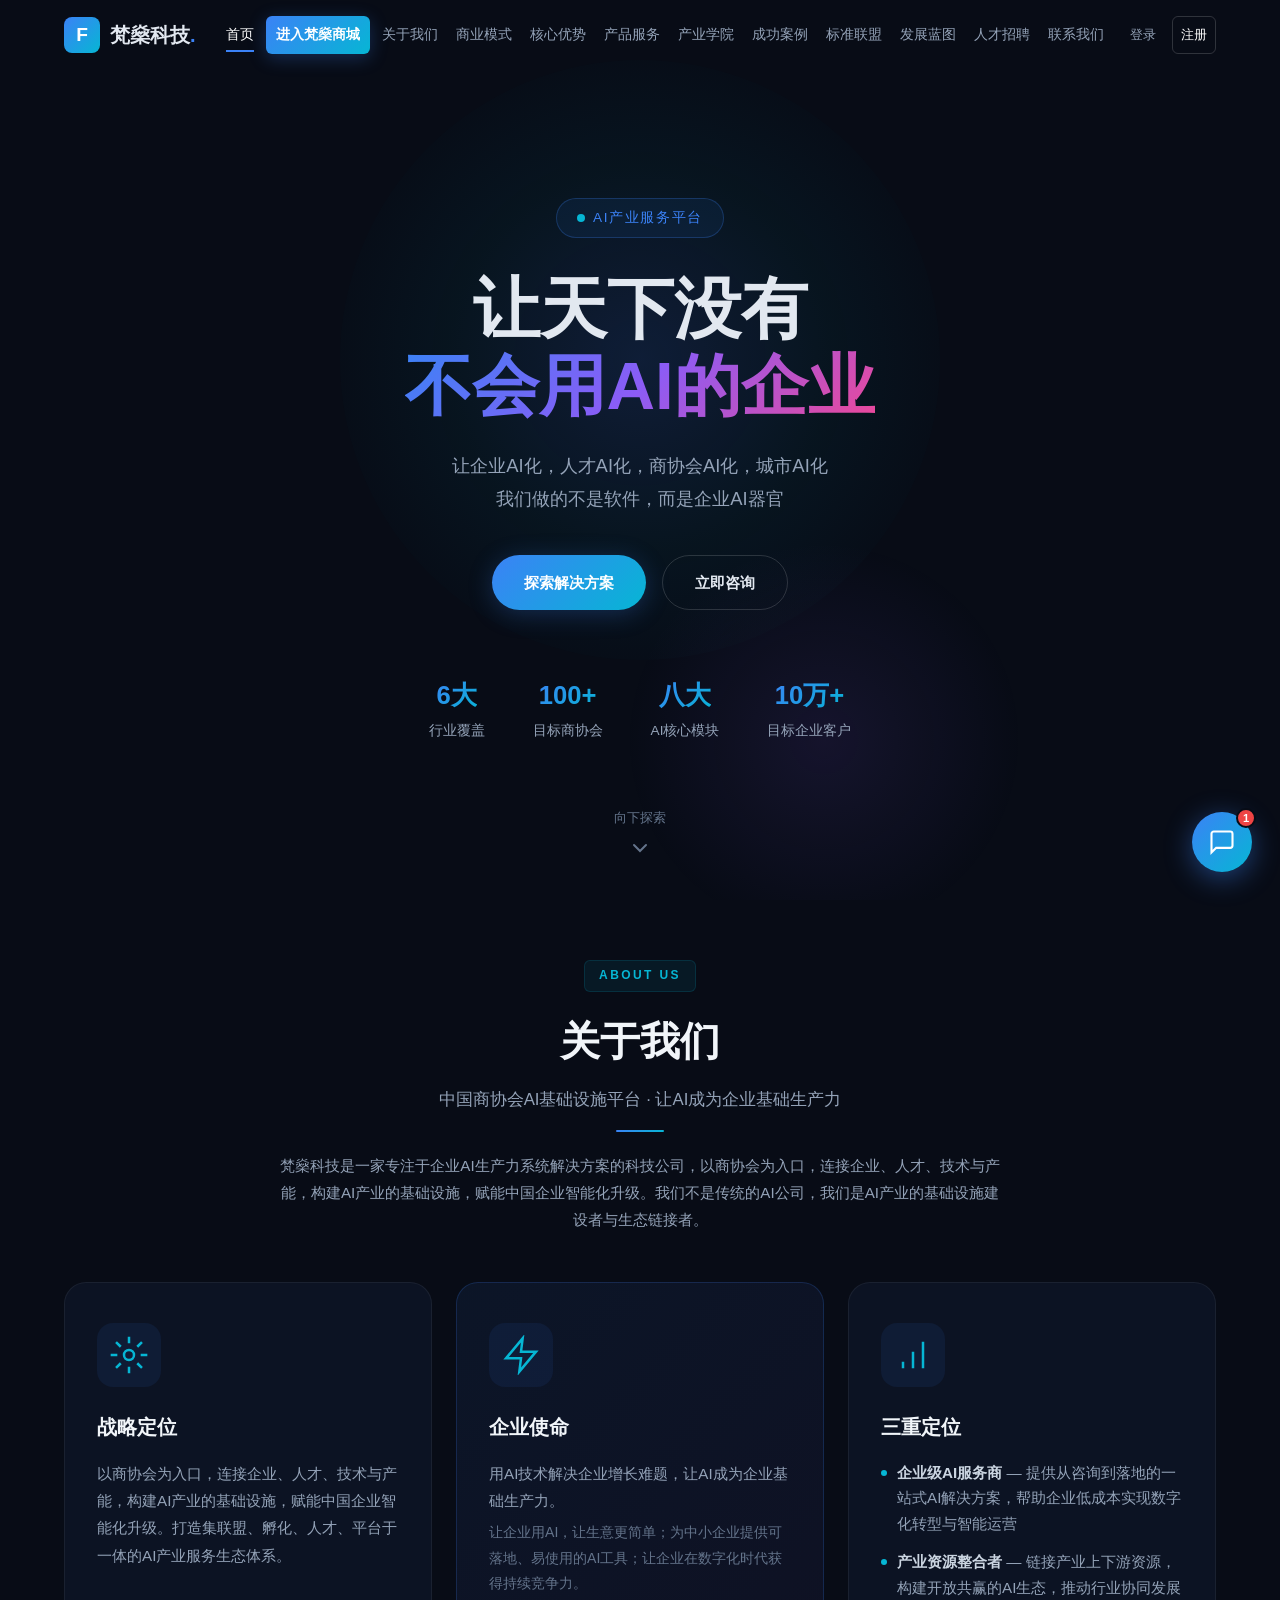
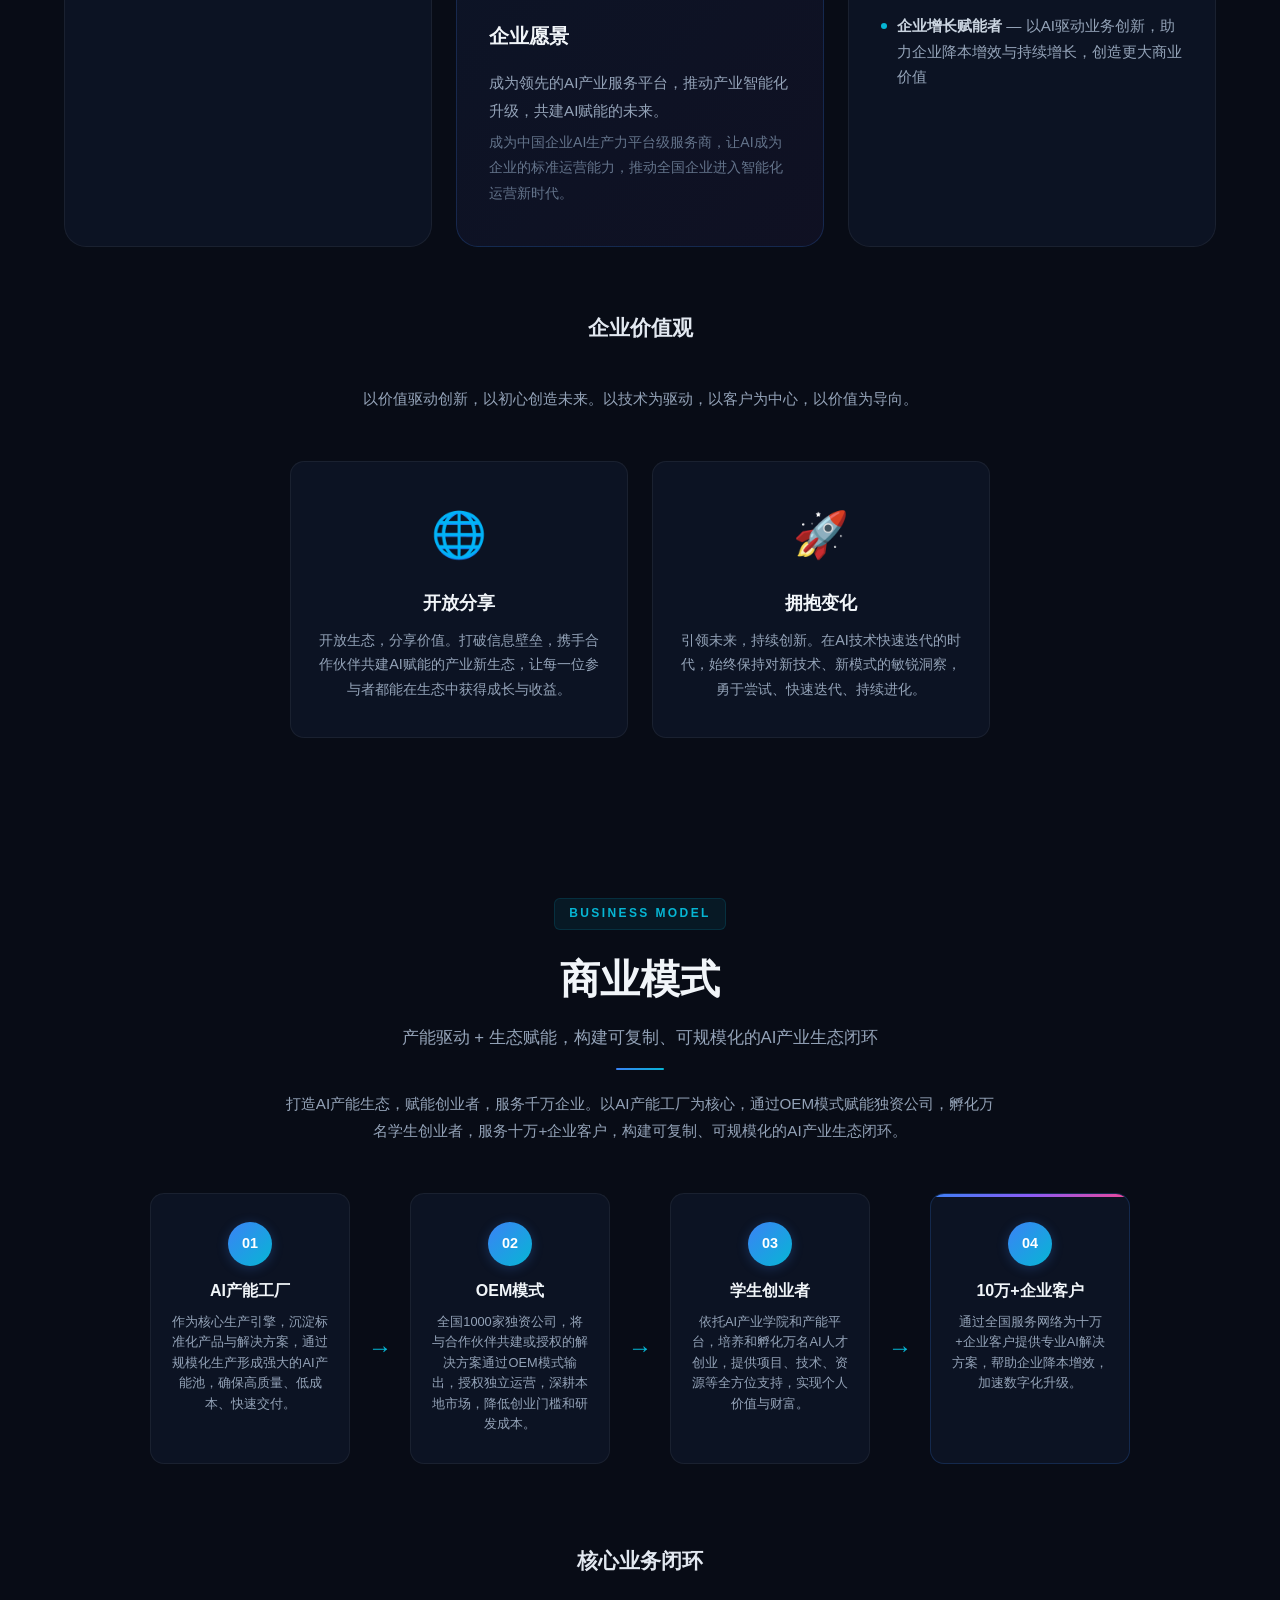
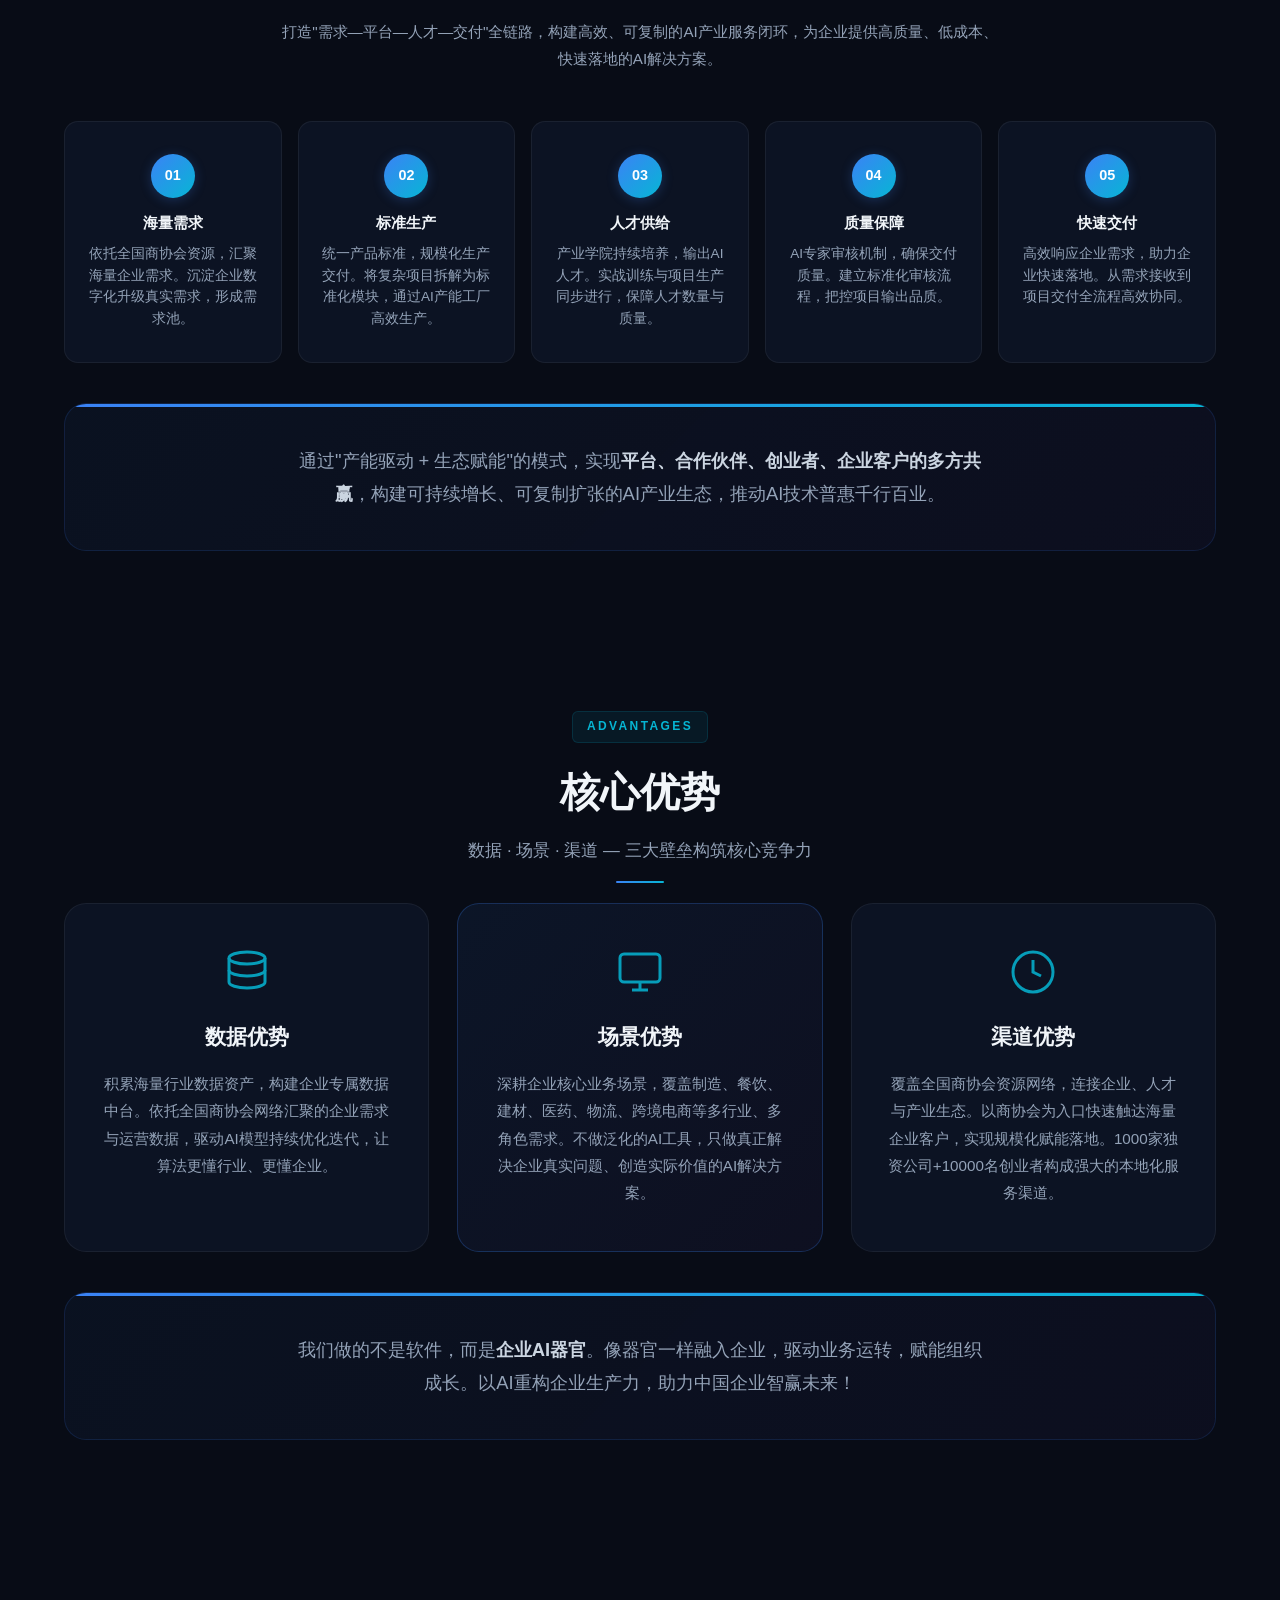
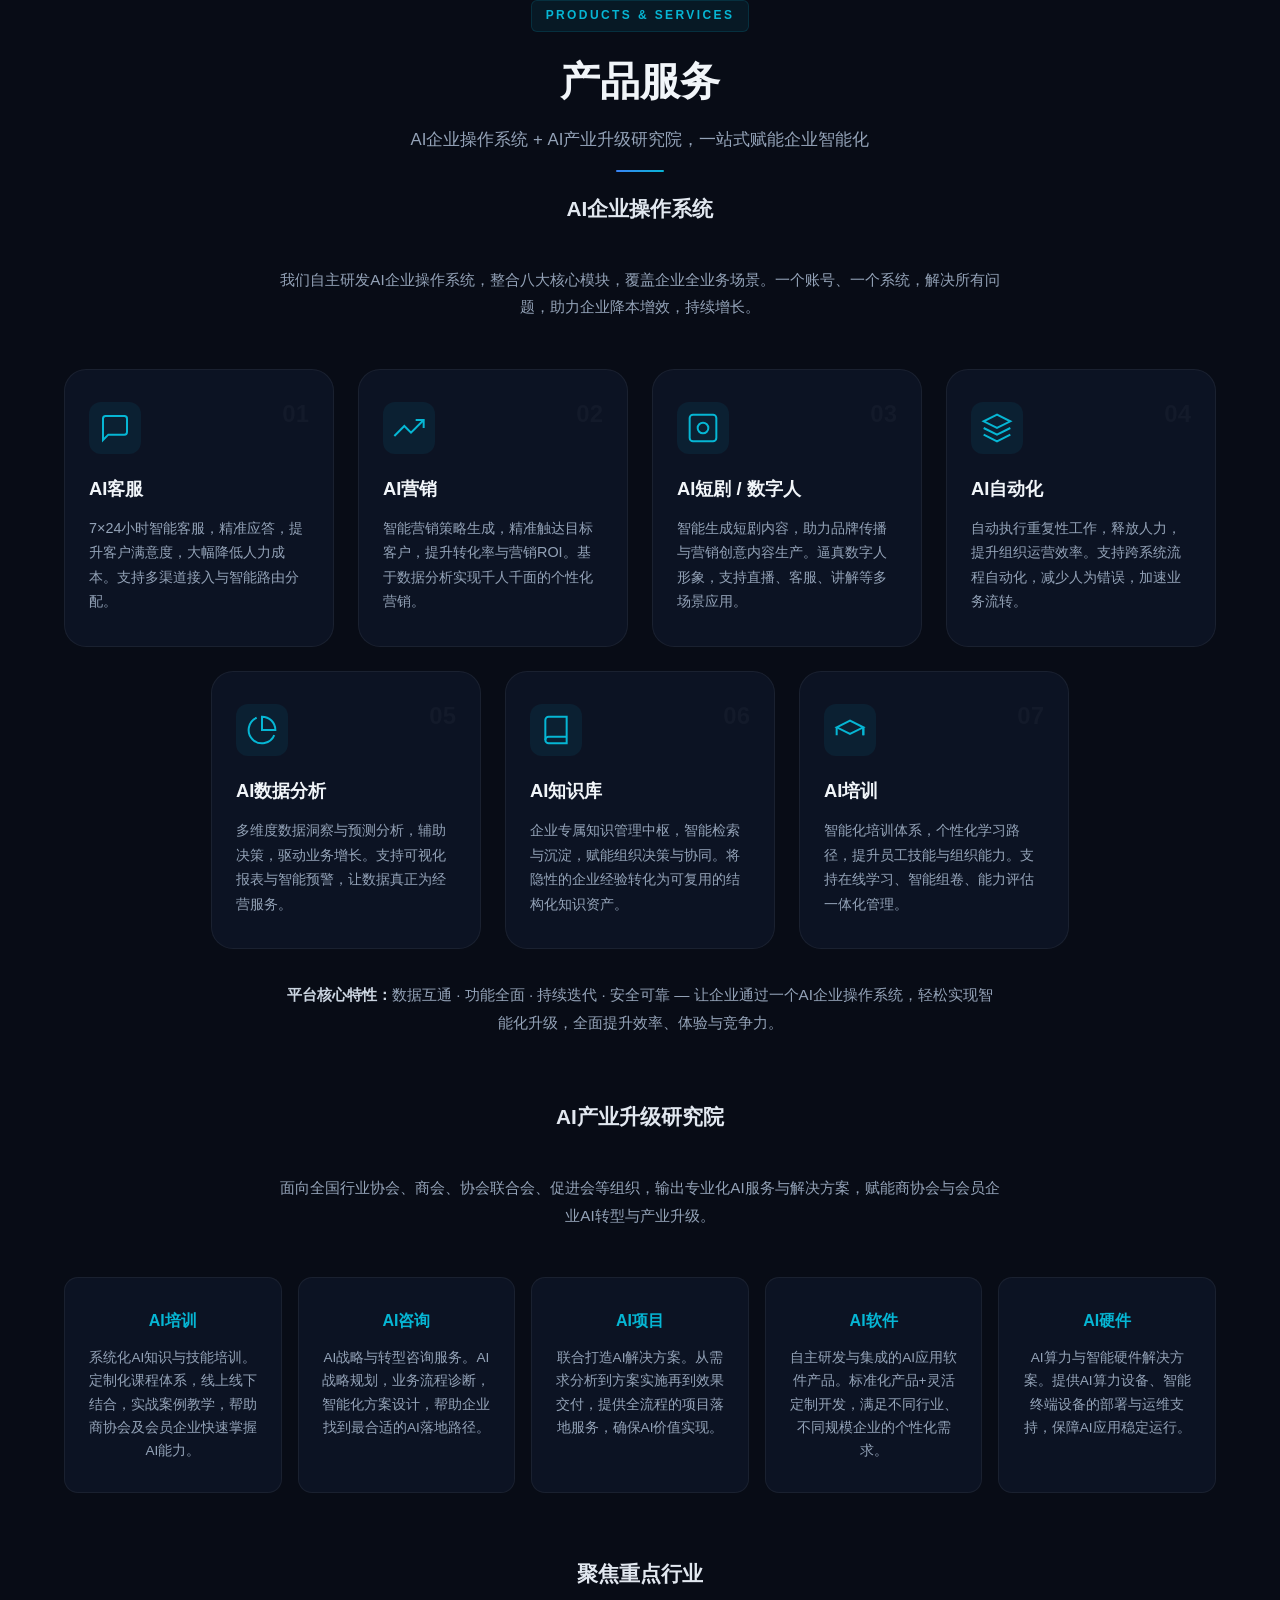
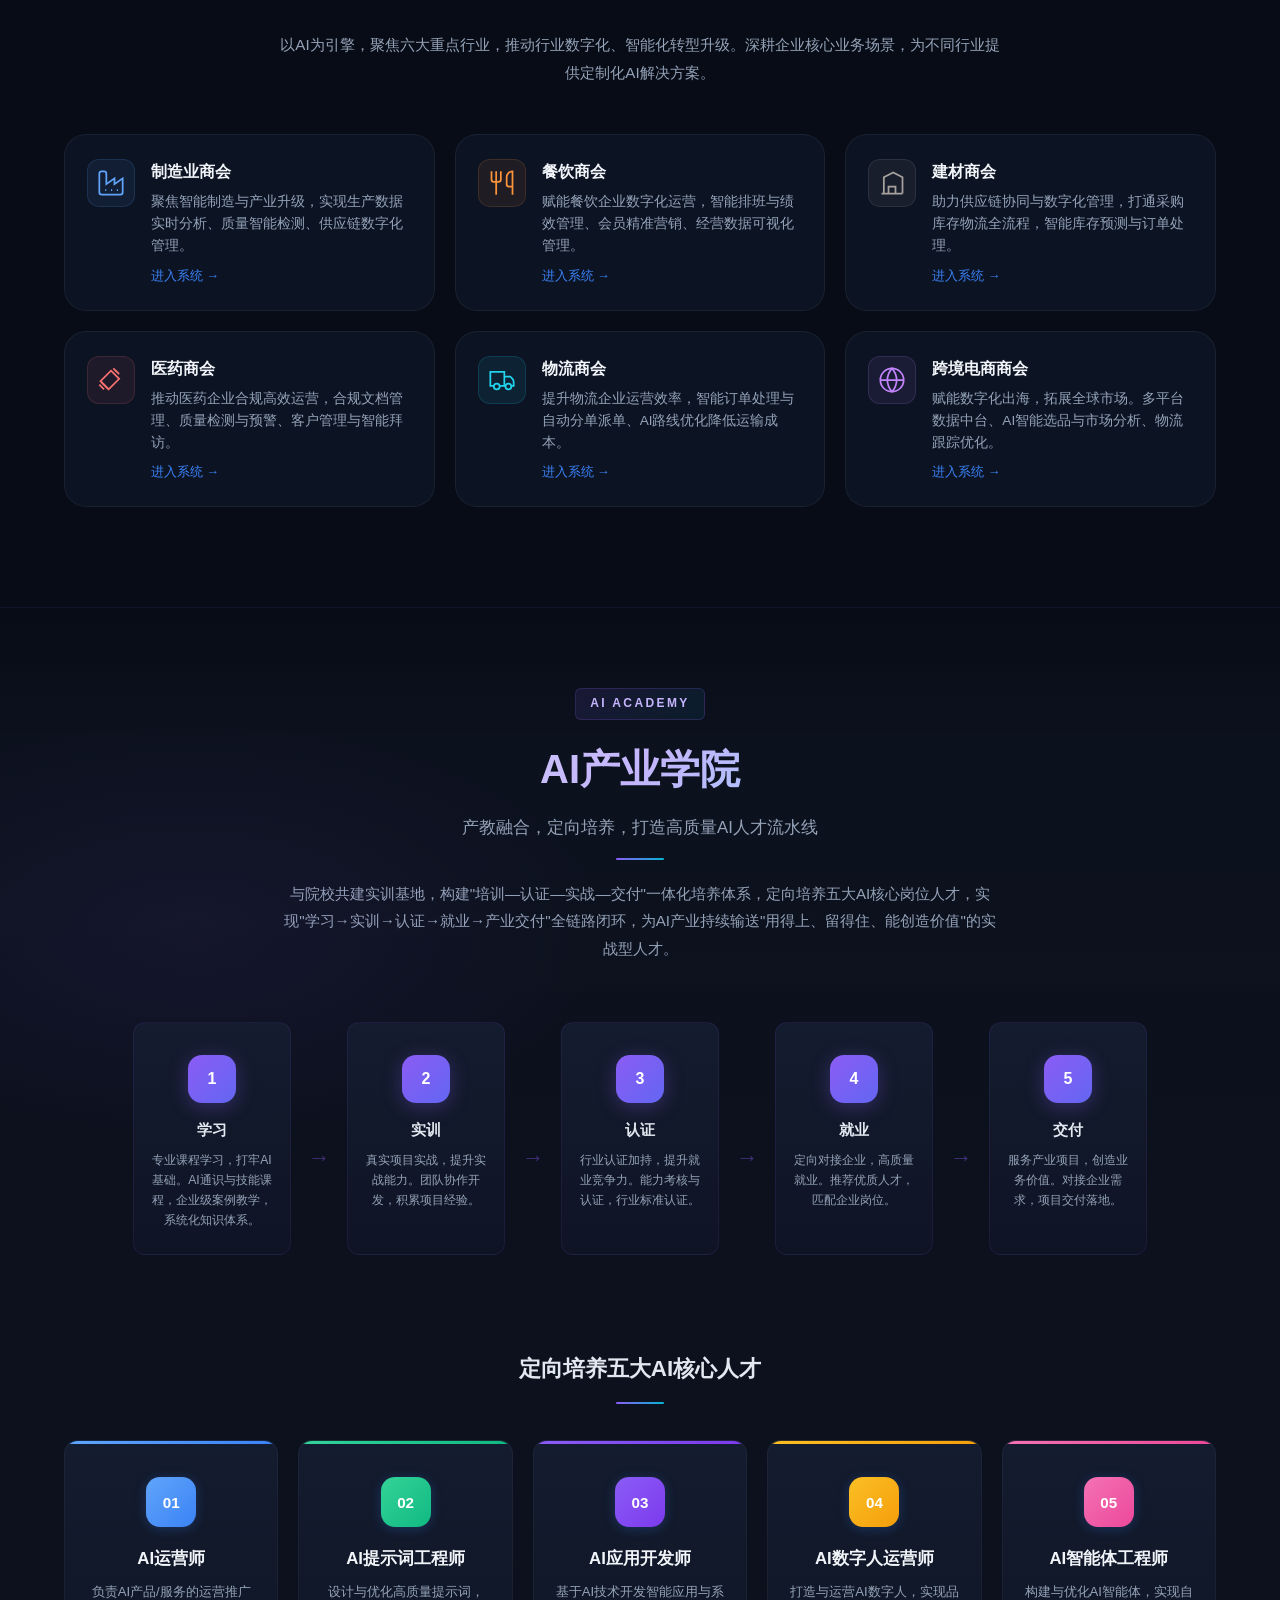
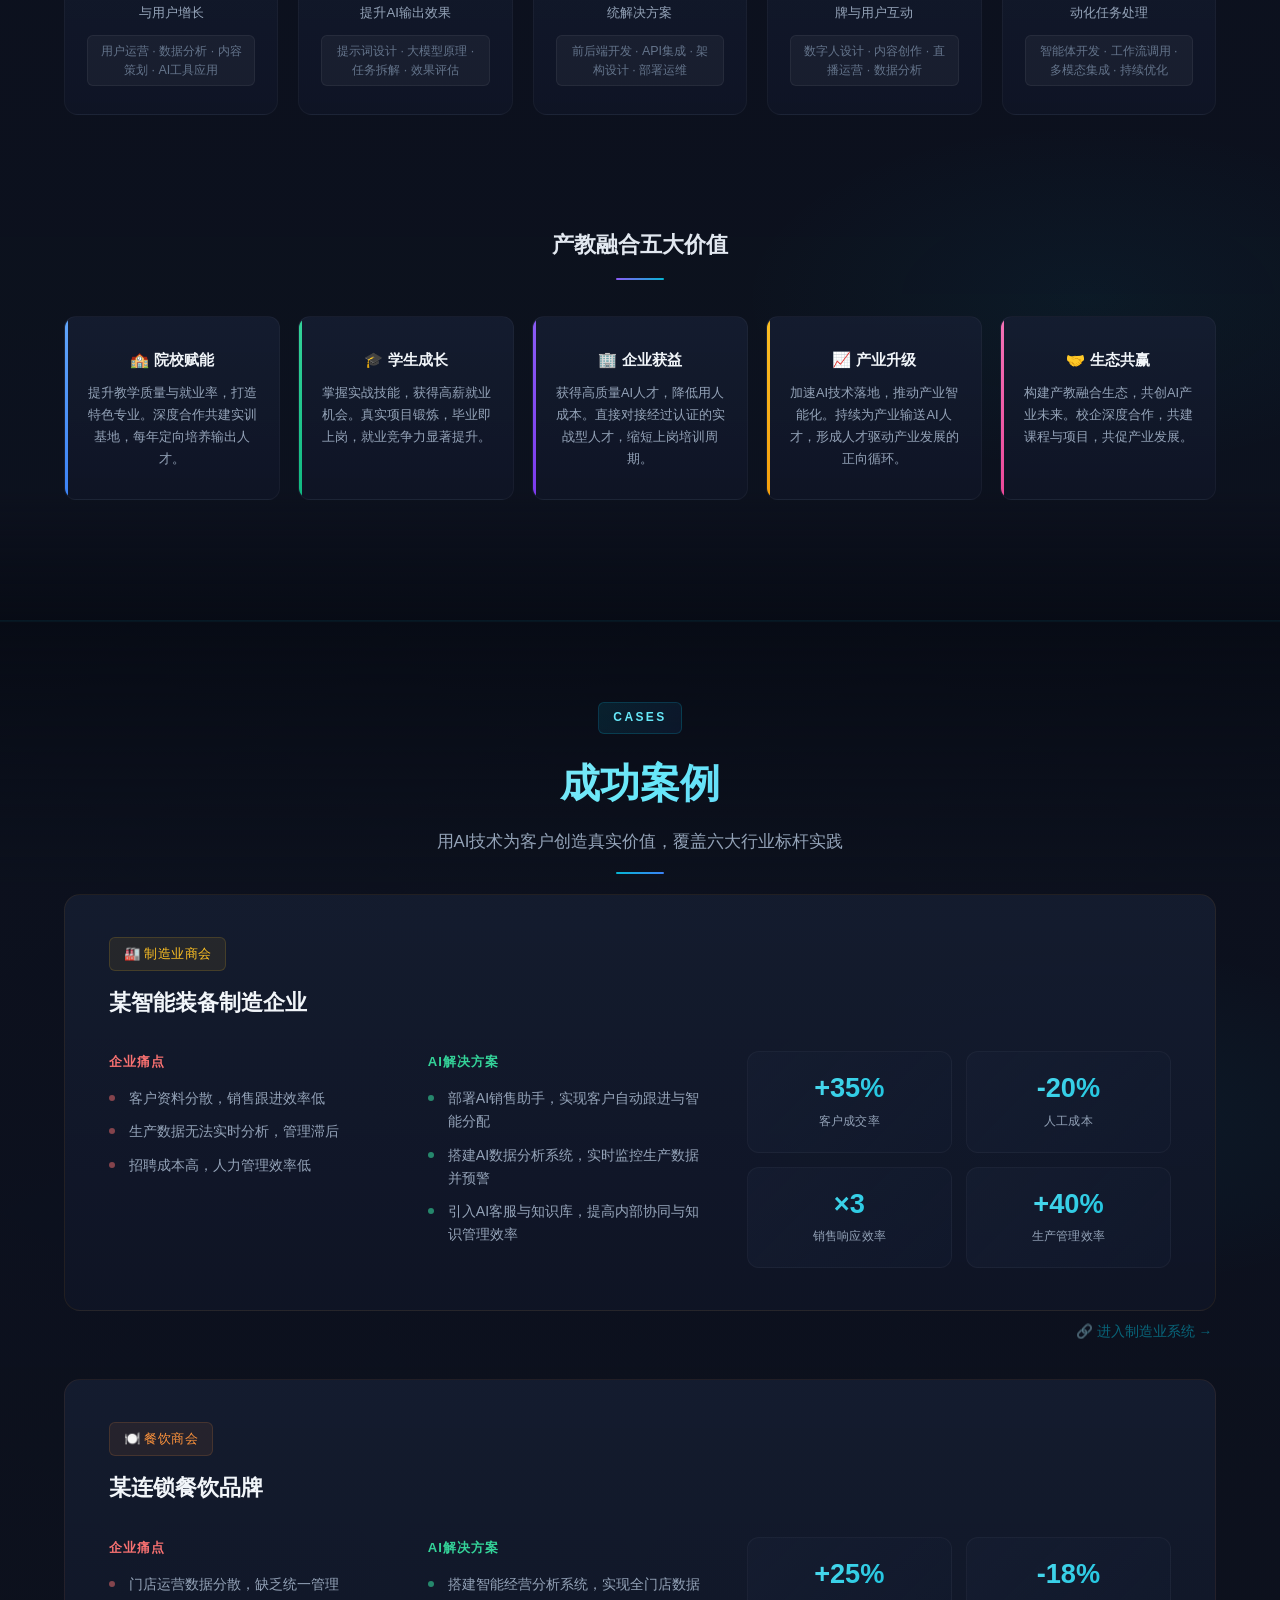
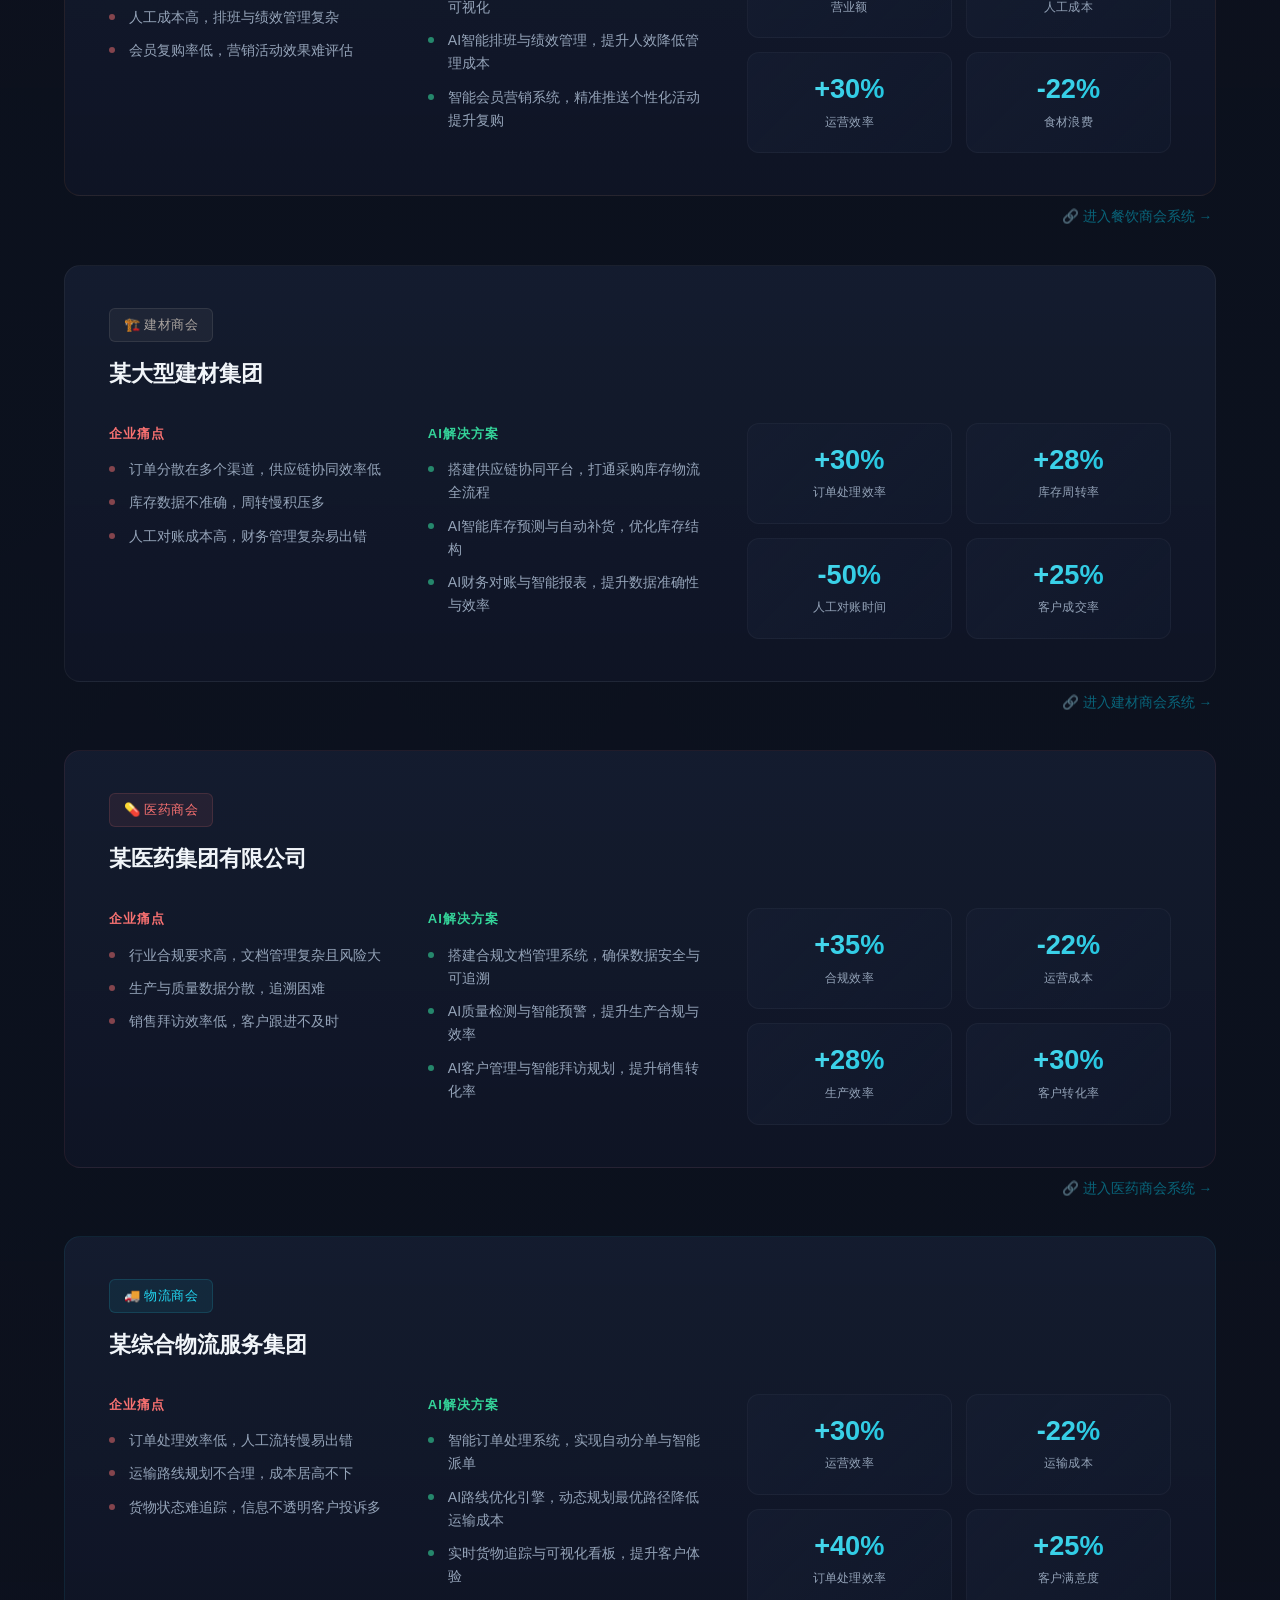
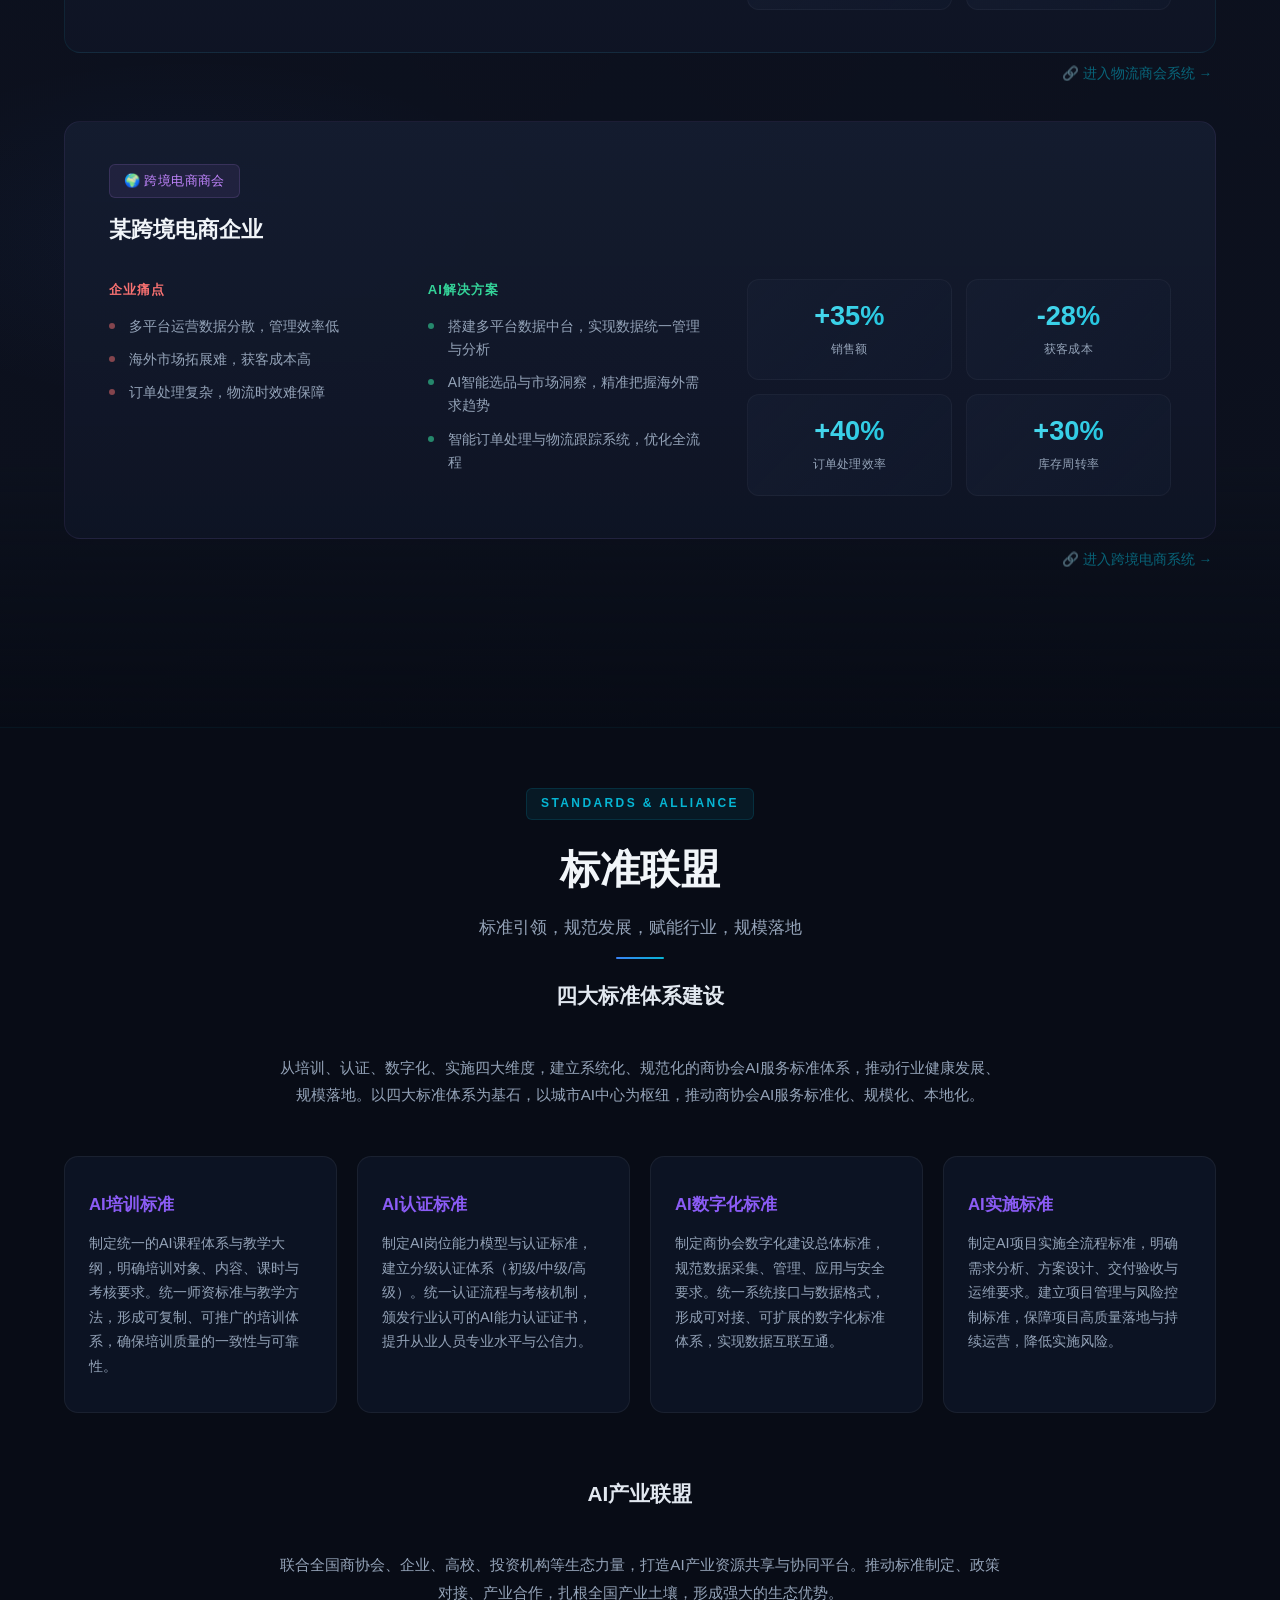
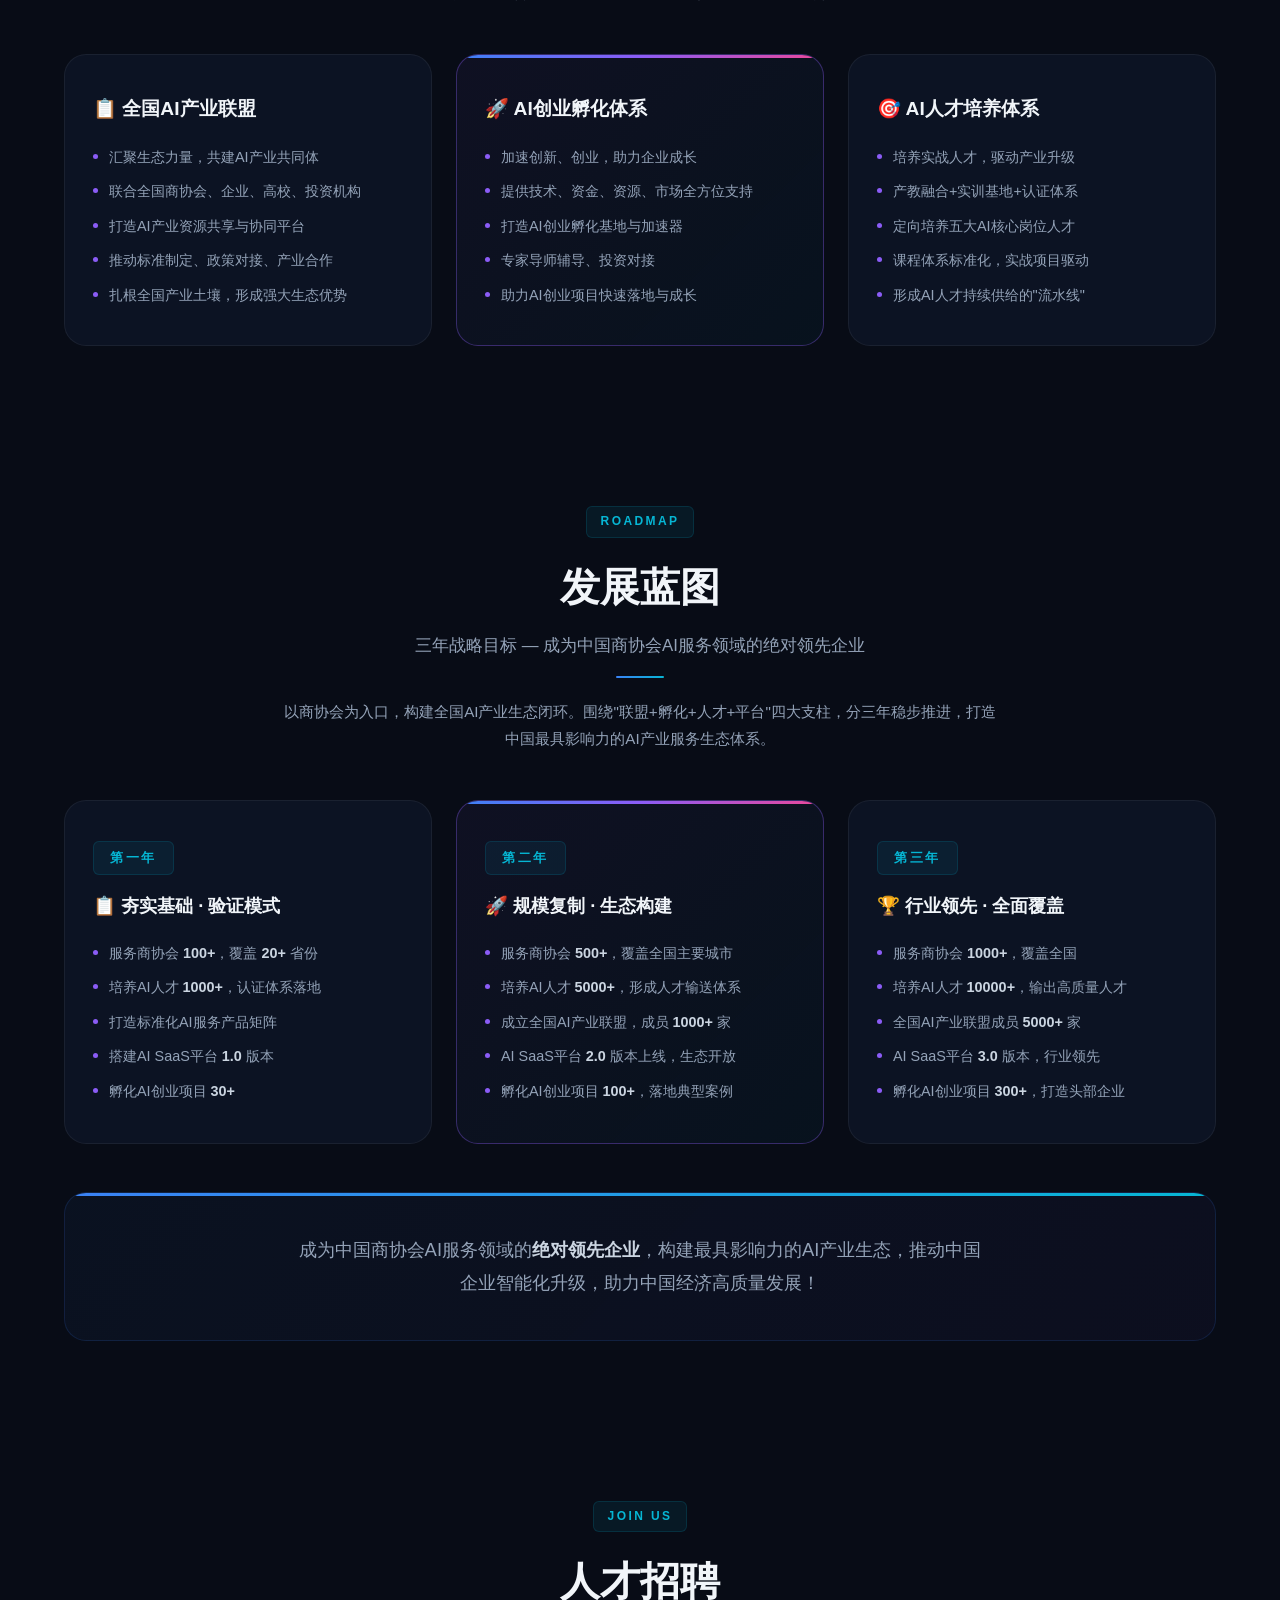
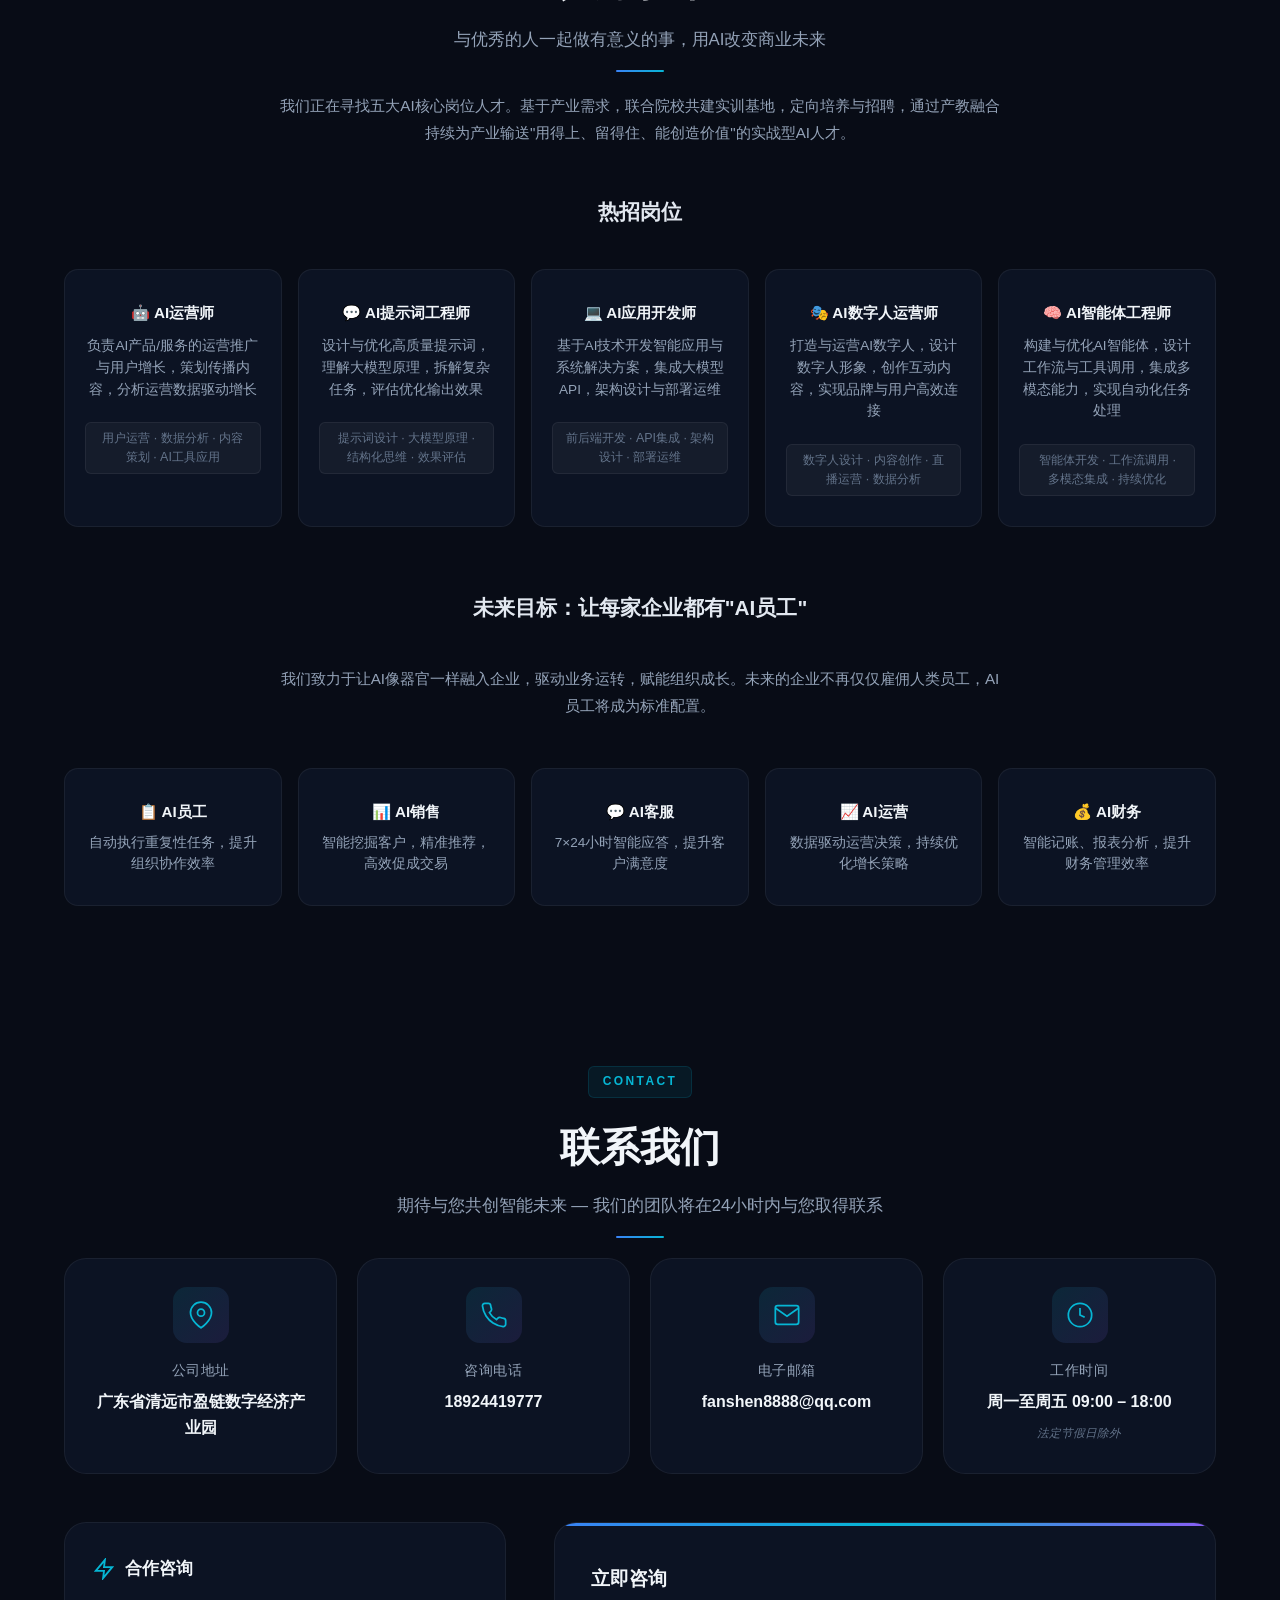
<file: index.html>
<!DOCTYPE html>
<html lang="zh-CN">
<head>
  <meta charset="UTF-8">
  <meta name="viewport" content="width=device-width, initial-scale=1.0, viewport-fit=cover">
      <meta name="description" content="清远凡神人工智能资源站 — AI赋能行业解决方案。">
    <link rel="canonical" href="https://qyfanshen.com/">
    <meta property="og:title" content="清远凡神人工智能资源站">
    <meta property="og:description" content="AI赋能行业解决方案">
    <meta property="og:type" content="website">
    <meta property="og:url" content="https://qyfanshen.com/">
    <script type="application/ld+json">{"@context":"https://schema.org","@type":"WebSite","name":"清远凡神","url":"https://qyfanshen.com/"}</script>
    <title>梵燊科技 | AI产业服务平台</title>
  <link rel="stylesheet" href="css/style.css?v=20250730d">
  <link rel="stylesheet" href="css/user-auth.css?v=20260731a">
  <link rel="icon" href="data:image/svg+xml,<svg xmlns='http://www.w3.org/2000/svg' viewBox='0 0 32 32'><rect width='32' height='32' rx='6' fill='%233b82f6'/><text x='16' y='22' text-anchor='middle' fill='white' font-size='18' font-weight='bold'>F</text></svg>">
</head>
<body>
  <canvas id="particleCanvas"></canvas>

  <!-- ═══════ 导航 ═══════ -->
  <header class="header" id="header">
    <div class="container nav-container">
      <a href="#" class="logo">
        <span class="logo-icon">F</span>
        <span class="logo-text">梵燊科技<span class="logo-dot">.</span></span>
      </a>
      <nav class="nav" id="nav">
        <a href="#home" class="nav-link active">首页</a>
        <a href="shop.php" class="nav-link nav-shop-link">进入梵燊商城</a>
        <a href="#about" class="nav-link">关于我们</a>
        <a href="#business" class="nav-link">商业模式</a>
        <a href="#advantages" class="nav-link">核心优势</a>
        <a href="#solutions" class="nav-link">产品服务</a>
        <a href="#academy" class="nav-link">产业学院</a>
        <a href="#cases" class="nav-link">成功案例</a>
        <a href="#honors" class="nav-link">标准联盟</a>
        <a href="#roadmap" class="nav-link">发展蓝图</a>
        <a href="#recruit" class="nav-link">人才招聘</a>
        <a href="#contact" class="nav-link">联系我们</a>
        <div class="user-nav">
          <span data-auth-guest><button type="button" data-open-login>登录</button></span>
          <span data-auth-guest><button type="button" class="user-register" data-open-register>注册</button></span>
          <span data-auth-user hidden><a class="user-account" href="account.php"><span data-user-name></span> · 用户中心</a></span>
          <span data-auth-user hidden><button type="button" data-user-logout>退出</button></span>
        </div>
      </nav>
      <button class="menu-toggle" id="menuToggle" aria-label="菜单">
        <span></span><span></span><span></span>
      </button>
    </div>
  </header>

  <!-- ═══════ 首页 Hero ═══════ -->
  <section class="hero" id="home">
    <div class="hero-bg">
      <div class="hero-glow-primary"></div>
      <div class="hero-glow-secondary"></div>
    </div>
    <div class="container hero-content">
      <div class="hero-badge">
        <span class="pulse-dot"></span> AI产业服务平台
      </div>
      <h1 class="hero-title">
        <span class="hero-line">让天下没有</span>
        <span class="hero-line gradient-text">不会用AI的企业</span>
      </h1>
      <p class="hero-desc">
        让企业AI化，人才AI化，商协会AI化，城市AI化<br>
        我们做的不是软件，而是企业AI器官
      </p>
      <div class="hero-actions">
        <a href="#solutions" class="btn btn-primary">探索解决方案</a>
        <a href="#contact" class="btn btn-outline">立即咨询</a>
      </div>
      <div class="hero-stats">
        <div class="stat-item"><span class="stat-num">6大</span><span class="stat-label">行业覆盖</span></div>
        <div class="stat-item"><span class="stat-num">100+</span><span class="stat-label">目标商协会</span></div>
        <div class="stat-item"><span class="stat-num">八大</span><span class="stat-label">AI核心模块</span></div>
        <div class="stat-item"><span class="stat-num">10万+</span><span class="stat-label">目标企业客户</span></div>
      </div>
    </div>
    <div class="scroll-indicator" id="scrollIndicator">
      <span>向下探索</span>
      <svg width="24" height="24" viewBox="0 0 24 24" fill="none"><path d="M6 9l6 6 6-6" stroke="currentColor" stroke-width="2" stroke-linecap="round"/></svg>
    </div>
  </section>

  <!-- ═══════ 关于我们 ═══════ -->
  <section class="section" id="about">
    <div class="container">
      <div class="section-header">
          <span class="section-tag">ABOUT US</span>
          <h2 class="section-title">关于我们</h2>
          <p class="section-desc">中国商协会AI基础设施平台 · 让AI成为企业基础生产力</p>
        </div>
      <div class="section-body">
        <p class="section-intro">梵燊科技是一家专注于企业AI生产力系统解决方案的科技公司，以商协会为入口，连接企业、人才、技术与产能，构建AI产业的基础设施，赋能中国企业智能化升级。我们不是传统的AI公司，我们是AI产业的基础设施建设者与生态链接者。</p>

        <!-- 战略定位 -->
        <div class="about-grid">
          <div class="about-card">
            <div class="card-icon"><svg width="40" height="40" viewBox="0 0 24 24" fill="none" stroke="currentColor" stroke-width="1.5"><circle cx="12" cy="12" r="3"/><path d="M12 1v4M12 19v4M4.22 4.22l2.83 2.83M16.95 16.95l2.83 2.83M1 12h4M19 12h4M4.22 19.78l2.83-2.83M16.95 7.05l2.83-2.83"/></svg></div>
            <h3>战略定位</h3>
            <p>以商协会为入口，连接企业、人才、技术与产能，构建AI产业的基础设施，赋能中国企业智能化升级。打造集联盟、孵化、人才、平台于一体的AI产业服务生态体系。</p>
          </div>
          <div class="about-card featured">
            <div class="card-icon"><svg width="40" height="40" viewBox="0 0 24 24" fill="none" stroke="currentColor" stroke-width="1.5"><polygon points="13 2 3 14 12 14 11 22 21 10 12 10 13 2"/></svg></div>
            <h3>企业使命</h3>
            <p>用AI技术解决企业增长难题，让AI成为企业基础生产力。</p>
            <p style="margin-top:6px;font-size:.88rem;color:var(--text-muted)">让企业用AI，让生意更简单；为中小企业提供可落地、易使用的AI工具；让企业在数字化时代获得持续竞争力。</p>
            <h3 style="margin-top:24px">企业愿景</h3>
            <p>成为领先的AI产业服务平台，推动产业智能化升级，共建AI赋能的未来。</p>
            <p style="margin-top:6px;font-size:.88rem;color:var(--text-muted)">成为中国企业AI生产力平台级服务商，让AI成为企业的标准运营能力，推动全国企业进入智能化运营新时代。</p>
          </div>
          <div class="about-card">
            <div class="card-icon"><svg width="40" height="40" viewBox="0 0 24 24" fill="none" stroke="currentColor" stroke-width="1.5"><path d="M12 20V10M18 20V4M6 20v-4"/></svg></div>
            <h3>三重定位</h3>
            <ul class="about-mission-list">
              <li><strong>企业级AI服务商</strong> — 提供从咨询到落地的一站式AI解决方案，帮助企业低成本实现数字化转型与智能运营</li>
              <li><strong>产业资源整合者</strong> — 链接产业上下游资源，构建开放共赢的AI生态，推动行业协同发展</li>
              <li><strong>企业增长赋能者</strong> — 以AI驱动业务创新，助力企业降本增效与持续增长，创造更大商业价值</li>
            </ul>
          </div>
        </div>

        <!-- 价值观 -->
        <h3 class="sub-title" style="margin-top:64px">企业价值观</h3>
        <p class="section-intro">以价值驱动创新，以初心创造未来。以技术为驱动，以客户为中心，以价值为导向。</p>
        <div class="values-grid">
          <div class="value-item">
            <div class="value-icon">🌐</div>
            <h4>开放分享</h4>
            <p>开放生态，分享价值。打破信息壁垒，携手合作伙伴共建AI赋能的产业新生态，让每一位参与者都能在生态中获得成长与收益。</p>
          </div>
          <div class="value-item">
            <div class="value-icon">🚀</div>
            <h4>拥抱变化</h4>
            <p>引领未来，持续创新。在AI技术快速迭代的时代，始终保持对新技术、新模式的敏锐洞察，勇于尝试、快速迭代、持续进化。</p>
          </div>
        </div>
      </div>
    </div>
  </section>

  <!-- ═══════ 商业模式 ═══════ -->
  <section class="section" id="business">
    <div class="container">
      <div class="section-header">
          <span class="section-tag">BUSINESS MODEL</span>
          <h2 class="section-title">商业模式</h2>
          <p class="section-desc">产能驱动 + 生态赋能，构建可复制、可规模化的AI产业生态闭环</p>
        </div>
      <div class="section-body">
        <p class="section-intro">打造AI产能生态，赋能创业者，服务千万企业。以AI产能工厂为核心，通过OEM模式赋能独资公司，孵化万名学生创业者，服务十万+企业客户，构建可复制、可规模化的AI产业生态闭环。</p>

        <!-- 商业流程 -->
        <div class="flow-steps">
          <div class="flow-step"><div class="step-num">01</div><h4>AI产能工厂</h4><p>作为核心生产引擎，沉淀标准化产品与解决方案，通过规模化生产形成强大的AI产能池，确保高质量、低成本、快速交付。</p></div>
          <div class="flow-arrow">→</div>
          <div class="flow-step"><div class="step-num">02</div><h4>OEM模式</h4><p>全国1000家独资公司，将与合作伙伴共建或授权的解决方案通过OEM模式输出，授权独立运营，深耕本地市场，降低创业门槛和研发成本。</p></div>
          <div class="flow-arrow">→</div>
          <div class="flow-step"><div class="step-num">03</div><h4>学生创业者</h4><p>依托AI产业学院和产能平台，培养和孵化万名AI人才创业，提供项目、技术、资源等全方位支持，实现个人价值与财富。</p></div>
          <div class="flow-arrow">→</div>
          <div class="flow-step highlight"><div class="step-num">04</div><h4>10万+企业客户</h4><p>通过全国服务网络为十万+企业客户提供专业AI解决方案，帮助企业降本增效，加速数字化升级。</p></div>
        </div>

        <!-- 核心闭环 -->
        <h3 class="sub-title" style="margin-top:64px">核心业务闭环</h3>
        <p class="section-intro">打造"需求—平台—人才—交付"全链路，构建高效、可复制的AI产业服务闭环，为企业提供高质量、低成本、快速落地的AI解决方案。</p>
        <div class="loop-grid">
          <div class="loop-item"><div class="step-num">01</div><h4>海量需求</h4><p>依托全国商协会资源，汇聚海量企业需求。沉淀企业数字化升级真实需求，形成需求池。</p></div>
          <div class="loop-item"><div class="step-num">02</div><h4>标准生产</h4><p>统一产品标准，规模化生产交付。将复杂项目拆解为标准化模块，通过AI产能工厂高效生产。</p></div>
          <div class="loop-item"><div class="step-num">03</div><h4>人才供给</h4><p>产业学院持续培养，输出AI人才。实战训练与项目生产同步进行，保障人才数量与质量。</p></div>
          <div class="loop-item"><div class="step-num">04</div><h4>质量保障</h4><p>AI专家审核机制，确保交付质量。建立标准化审核流程，把控项目输出品质。</p></div>
          <div class="loop-item"><div class="step-num">05</div><h4>快速交付</h4><p>高效响应企业需求，助力企业快速落地。从需求接收到项目交付全流程高效协同。</p></div>
        </div>

        <div class="vision-quote" style="margin-top:40px">
          <p>通过"产能驱动 + 生态赋能"的模式，实现<strong>平台、合作伙伴、创业者、企业客户的多方共赢</strong>，构建可持续增长、可复制扩张的AI产业生态，推动AI技术普惠千行百业。</p>
        </div>
      </div>
    </div>
  </section>

  <!-- ═══════ 核心优势 ═══════ -->
  <section class="section" id="advantages">
    <div class="container">
      <div class="section-header">
          <span class="section-tag">ADVANTAGES</span>
          <h2 class="section-title">核心优势</h2>
          <p class="section-desc">数据 · 场景 · 渠道 — 三大壁垒构筑核心竞争力</p>
        </div>
      <div class="section-body">
        <div class="advantages-grid">
          <div class="adv-card">
            <div class="adv-icon">
              <svg width="48" height="48" viewBox="0 0 24 24" fill="none" stroke="currentColor" stroke-width="1.5"><ellipse cx="12" cy="5" rx="9" ry="3"/><path d="M3 5v6c0 1.66 4.03 3 9 3s9-1.34 9-3V5"/><path d="M3 11v6c0 1.66 4.03 3 9 3s9-1.34 9-3v-6"/></svg>
            </div>
            <h3>数据优势</h3>
            <p>积累海量行业数据资产，构建企业专属数据中台。依托全国商协会网络汇聚的企业需求与运营数据，驱动AI模型持续优化迭代，让算法更懂行业、更懂企业。</p>
          </div>
          <div class="adv-card featured">
            <div class="adv-icon">
              <svg width="48" height="48" viewBox="0 0 24 24" fill="none" stroke="currentColor" stroke-width="1.5"><rect x="2" y="3" width="20" height="14" rx="2"/><path d="M8 21h8M12 17v4"/></svg>
            </div>
            <h3>场景优势</h3>
            <p>深耕企业核心业务场景，覆盖制造、餐饮、建材、医药、物流、跨境电商等多行业、多角色需求。不做泛化的AI工具，只做真正解决企业真实问题、创造实际价值的AI解决方案。</p>
          </div>
          <div class="adv-card">
            <div class="adv-icon">
              <svg width="48" height="48" viewBox="0 0 24 24" fill="none" stroke="currentColor" stroke-width="1.5"><circle cx="12" cy="12" r="10"/><path d="M12 6v6l4 2"/></svg>
            </div>
            <h3>渠道优势</h3>
            <p>覆盖全国商协会资源网络，连接企业、人才与产业生态。以商协会为入口快速触达海量企业客户，实现规模化赋能落地。1000家独资公司+10000名创业者构成强大的本地化服务渠道。</p>
          </div>
        </div>
        <div class="vision-quote" style="margin-top:40px">
          <p>我们做的不是软件，而是<strong>企业AI器官</strong>。像器官一样融入企业，驱动业务运转，赋能组织成长。以AI重构企业生产力，助力中国企业智赢未来！</p>
        </div>
      </div>
    </div>
  </section>

  <!-- ═══════ 产品服务 ═══════ -->
  <section class="section" id="solutions">
    <div class="container">
      <div class="section-header">
          <span class="section-tag">PRODUCTS &amp; SERVICES</span>
          <h2 class="section-title">产品服务</h2>
          <p class="section-desc">AI企业操作系统 + AI产业升级研究院，一站式赋能企业智能化</p>
        </div>
      <div class="section-body">
        <!-- AI企业操作系统 -->
        <h3 class="sub-title">AI企业操作系统</h3>
        <p class="section-intro">我们自主研发AI企业操作系统，整合八大核心模块，覆盖企业全业务场景。一个账号、一个系统，解决所有问题，助力企业降本增效，持续增长。</p>
        <div class="solutions-grid">
          <div class="solution-card">
            <div class="solution-header">
              <div class="solution-icon"><svg width="32" height="32" viewBox="0 0 24 24" fill="none" stroke="currentColor" stroke-width="1.5"><path d="M21 15a2 2 0 01-2 2H7l-4 4V5a2 2 0 012-2h14a2 2 0 012 2z"/></svg></div>
              <span class="solution-num">01</span>
            </div>
            <h3>AI客服</h3>
            <p>7×24小时智能客服，精准应答，提升客户满意度，大幅降低人力成本。支持多渠道接入与智能路由分配。</p>
          </div>
          <div class="solution-card">
            <div class="solution-header">
              <div class="solution-icon"><svg width="32" height="32" viewBox="0 0 24 24" fill="none" stroke="currentColor" stroke-width="1.5"><polyline points="23 6 13.5 15.5 8.5 10.5 1 18"/><polyline points="17 6 23 6 23 12"/></svg></div>
              <span class="solution-num">02</span>
            </div>
            <h3>AI营销</h3>
            <p>智能营销策略生成，精准触达目标客户，提升转化率与营销ROI。基于数据分析实现千人千面的个性化营销。</p>
          </div>
          <div class="solution-card">
            <div class="solution-header">
              <div class="solution-icon"><svg width="32" height="32" viewBox="0 0 24 24" fill="none" stroke="currentColor" stroke-width="1.5"><rect x="2" y="2" width="20" height="20" rx="2.5"/><circle cx="12" cy="12" r="4"/></svg></div>
              <span class="solution-num">03</span>
            </div>
            <h3>AI短剧 / 数字人</h3>
            <p>智能生成短剧内容，助力品牌传播与营销创意内容生产。逼真数字人形象，支持直播、客服、讲解等多场景应用。</p>
          </div>
          <div class="solution-card">
            <div class="solution-header">
              <div class="solution-icon"><svg width="32" height="32" viewBox="0 0 24 24" fill="none" stroke="currentColor" stroke-width="1.5"><path d="M12 2L2 7l10 5 10-5-10-5z"/><path d="M2 17l10 5 10-5"/><path d="M2 12l10 5 10-5"/></svg></div>
              <span class="solution-num">04</span>
            </div>
            <h3>AI自动化</h3>
            <p>自动执行重复性工作，释放人力，提升组织运营效率。支持跨系统流程自动化，减少人为错误，加速业务流转。</p>
          </div>
          <div class="solution-card">
            <div class="solution-header">
              <div class="solution-icon"><svg width="32" height="32" viewBox="0 0 24 24" fill="none" stroke="currentColor" stroke-width="1.5"><path d="M21.21 15.89A10 10 0 118 2.83"/><path d="M22 12A10 10 0 0012 2v10z"/></svg></div>
              <span class="solution-num">05</span>
            </div>
            <h3>AI数据分析</h3>
            <p>多维度数据洞察与预测分析，辅助决策，驱动业务增长。支持可视化报表与智能预警，让数据真正为经营服务。</p>
          </div>
          <div class="solution-card">
            <div class="solution-header">
              <div class="solution-icon"><svg width="32" height="32" viewBox="0 0 24 24" fill="none" stroke="currentColor" stroke-width="1.5"><path d="M4 19.5A2.5 2.5 0 016.5 17H20"/><path d="M6.5 2H20v20H6.5A2.5 2.5 0 014 19.5v-15A2.5 2.5 0 016.5 2z"/></svg></div>
              <span class="solution-num">06</span>
            </div>
            <h3>AI知识库</h3>
            <p>企业专属知识管理中枢，智能检索与沉淀，赋能组织决策与协同。将隐性的企业经验转化为可复用的结构化知识资产。</p>
          </div>
          <div class="solution-card">
            <div class="solution-header">
              <div class="solution-icon"><svg width="32" height="32" viewBox="0 0 24 24" fill="none" stroke="currentColor" stroke-width="1.5"><path d="M22 10v6M2 10l10-5 10 5-10 5z"/><path d="M2 10v6M22 16v-6"/></svg></div>
              <span class="solution-num">07</span>
            </div>
            <h3>AI培训</h3>
            <p>智能化培训体系，个性化学习路径，提升员工技能与组织能力。支持在线学习、智能组卷、能力评估一体化管理。</p>
          </div>
        </div>
        <p class="section-intro" style="margin-top:32px"><strong>平台核心特性：</strong>数据互通 · 功能全面 · 持续迭代 · 安全可靠 — 让企业通过一个AI企业操作系统，轻松实现智能化升级，全面提升效率、体验与竞争力。</p>

        <!-- AI产业升级研究院 -->
        <h3 class="sub-title" style="margin-top:64px">AI产业升级研究院</h3>
        <p class="section-intro">面向全国行业协会、商会、协会联合会、促进会等组织，输出专业化AI服务与解决方案，赋能商协会与会员企业AI转型与产业升级。</p>
        <div class="service-matrix">
          <div class="matrix-item">
            <h4>AI培训</h4>
            <p>系统化AI知识与技能培训。定制化课程体系，线上线下结合，实战案例教学，帮助商协会及会员企业快速掌握AI能力。</p>
          </div>
          <div class="matrix-item">
            <h4>AI咨询</h4>
            <p>AI战略与转型咨询服务。AI战略规划，业务流程诊断，智能化方案设计，帮助企业找到最合适的AI落地路径。</p>
          </div>
          <div class="matrix-item">
            <h4>AI项目</h4>
            <p>联合打造AI解决方案。从需求分析到方案实施再到效果交付，提供全流程的项目落地服务，确保AI价值实现。</p>
          </div>
          <div class="matrix-item">
            <h4>AI软件</h4>
            <p>自主研发与集成的AI应用软件产品。标准化产品+灵活定制开发，满足不同行业、不同规模企业的个性化需求。</p>
          </div>
          <div class="matrix-item">
            <h4>AI硬件</h4>
            <p>AI算力与智能硬件解决方案。提供AI算力设备、智能终端设备的部署与运维支持，保障AI应用稳定运行。</p>
          </div>
        </div>

        <!-- 聚焦行业 -->
        <h3 class="sub-title" style="margin-top:64px">聚焦重点行业</h3>
        <p class="section-intro">以AI为引擎，聚焦六大重点行业，推动行业数字化、智能化转型升级。深耕企业核心业务场景，为不同行业提供定制化AI解决方案。</p>
        <div class="industries-grid">
          <a href="https://zhizao.qyfanshen.com" target="_blank" rel="noopener noreferrer" class="industry-card-link">
            <div class="industry-card" data-industry="manufacturing">
              <div class="industry-icon">
                <svg width="28" height="28" viewBox="0 0 24 24" fill="none" stroke="currentColor" stroke-width="1.5"><path d="M2 20a2 2 0 0 0 2 2h16a2 2 0 0 0 2-2V8l-7 5V8l-7 5V4a2 2 0 0 0-2-2H4a2 2 0 0 0-2 2Z"/><path d="M17 18h1"/><path d="M12 18h1"/><path d="M7 18h1"/></svg>
              </div>
              <div class="industry-text">
                <h4>制造业商会</h4>
                <p>聚焦智能制造与产业升级，实现生产数据实时分析、质量智能检测、供应链数字化管理。</p><div class="ic-link">进入系统 →</div></div>
            </div>
          </a>
          <a href="https://canyin.qyfanshen.com" target="_blank" rel="noopener noreferrer" class="industry-card-link">
            <div class="industry-card" data-industry="catering">
              <div class="industry-icon">
                <svg width="28" height="28" viewBox="0 0 24 24" fill="none" stroke="currentColor" stroke-width="1.5"><path d="M3 2v7c0 1.1.9 2 2 2h4a2 2 0 0 0 2-2V2"/><path d="M7 2v20"/><path d="M21 15V2v0a5 5 0 0 0-5 5v6c0 1.1.9 2 2 2h3Zm0 0v7"/></svg>
              </div>
              <div class="industry-text">
                <h4>餐饮商会</h4>
                <p>赋能餐饮企业数字化运营，智能排班与绩效管理、会员精准营销、经营数据可视化管理。</p><div class="ic-link">进入系统 →</div></div>
            </div>
          </a>
          <a href="https://jiancai.qyfanshen.com/" target="_blank" rel="noopener noreferrer" class="industry-card-link">
            <div class="industry-card" data-industry="building">
              <div class="industry-icon">
                <svg width="28" height="28" viewBox="0 0 24 24" fill="none" stroke="currentColor" stroke-width="1.5"><path d="M3 21h18"/><path d="M5 21V7l8-4 8 4v14"/><path d="M9 21v-6h6v6"/></svg>
              </div>
              <div class="industry-text">
                <h4>建材商会</h4>
                <p>助力供应链协同与数字化管理，打通采购库存物流全流程，智能库存预测与订单处理。</p><div class="ic-link">进入系统 →</div></div>
            </div>
          </a>
          <a href="https://yiyao.qyfanshen.com" target="_blank" rel="noopener noreferrer" class="industry-card-link">
            <div class="industry-card" data-industry="pharmacy">
              <div class="industry-icon">
                <svg width="28" height="28" viewBox="0 0 24 24" fill="none" stroke="currentColor" stroke-width="1.5"><path d="m19 7-3-3"/><path d="m14 2 3 3"/><path d="m12 4 7 7-9 9-7-7Z"/><path d="m4 14 6 6"/><path d="m2 16 4 4"/></svg>
              </div>
              <div class="industry-text">
                <h4>医药商会</h4>
                <p>推动医药企业合规高效运营，合规文档管理、质量检测与预警、客户管理与智能拜访。</p><div class="ic-link">进入系统 →</div></div>
            </div>
          </a>
          <a href="https://wuliu.qyfanshen.com" target="_blank" rel="noopener noreferrer" class="industry-card-link">
            <div class="industry-card" data-industry="logistics">
              <div class="industry-icon">
                <svg width="28" height="28" viewBox="0 0 24 24" fill="none" stroke="currentColor" stroke-width="1.5"><path d="M10 17h4V5H2v12h3"/><path d="M20 17h2v-3.34a4 4 0 0 0-1.17-2.83L19 9h-5"/><path d="M14 17h1"/><circle cx="7.5" cy="17.5" r="2.5"/><circle cx="17.5" cy="17.5" r="2.5"/></svg>
              </div>
              <div class="industry-text">
                <h4>物流商会</h4>
                <p>提升物流企业运营效率，智能订单处理与自动分单派单、AI路线优化降低运输成本。</p><div class="ic-link">进入系统 →</div></div>
            </div>
          </a>
          <a href="https://dianshang.qyfanshen.com" target="_blank" rel="noopener noreferrer" class="industry-card-link">
            <div class="industry-card" data-industry="crossborder">
              <div class="industry-icon">
                <svg width="28" height="28" viewBox="0 0 24 24" fill="none" stroke="currentColor" stroke-width="1.5"><circle cx="12" cy="12" r="10"/><path d="M2 12h20"/><path d="M12 2a15.3 15.3 0 0 1 4 10 15.3 15.3 0 0 1-4 10 15.3 15.3 0 0 1-4-10 15.3 15.3 0 0 1 4-10z"/></svg>
              </div>
              <div class="industry-text">
                <h4>跨境电商商会</h4>
                <p>赋能数字化出海，拓展全球市场。多平台数据中台、AI智能选品与市场分析、物流跟踪优化。</p><div class="ic-link">进入系统 →</div></div>
            </div>
          </a>
        </div>
      </div>
    </div>
  </section>

  <!-- ═══════ AI产业学院 ═══════ -->
  <section class="section section-academy" id="academy">
    <div class="academy-glow academy-glow--tl"></div>
    <div class="academy-glow academy-glow--br"></div>
    <div class="container">
      <div class="section-header">
          <span class="section-tag">AI ACADEMY</span>
          <h2 class="section-title">AI产业学院</h2>
          <p class="section-desc">产教融合，定向培养，打造高质量AI人才流水线</p>
        </div>
      <div class="section-body">
        <p class="section-intro">与院校共建实训基地，构建"培训—认证—实战—交付"一体化培养体系，定向培养五大AI核心岗位人才，实现"学习→实训→认证→就业→产业交付"全链路闭环，为AI产业持续输送"用得上、留得住、能创造价值"的实战型人才。</p>

        <!-- 培养流程 -->
        <div class="academy-flow">
          <div class="academy-step"><span class="step-num">1</span><h4>学习</h4><p>专业课程学习，打牢AI基础。AI通识与技能课程，企业级案例教学，系统化知识体系。</p></div>
          <div class="academy-arrow">→</div>
          <div class="academy-step"><span class="step-num">2</span><h4>实训</h4><p>真实项目实战，提升实战能力。团队协作开发，积累项目经验。</p></div>
          <div class="academy-arrow">→</div>
          <div class="academy-step"><span class="step-num">3</span><h4>认证</h4><p>行业认证加持，提升就业竞争力。能力考核与认证，行业标准认证。</p></div>
          <div class="academy-arrow">→</div>
          <div class="academy-step"><span class="step-num">4</span><h4>就业</h4><p>定向对接企业，高质量就业。推荐优质人才，匹配企业岗位。</p></div>
          <div class="academy-arrow">→</div>
          <div class="academy-step"><span class="step-num">5</span><h4>交付</h4><p>服务产业项目，创造业务价值。对接企业需求，项目交付落地。</p></div>
        </div>

        <!-- 五大核心人才 -->
        <h3 class="sub-title" style="margin-top:56px">定向培养五大AI核心人才</h3>
        <div class="talent-grid">
          <div class="talent-card">
            <div class="step-num">01</div>
            <h4>AI运营师</h4>
            <p>负责AI产品/服务的运营推广与用户增长</p>
            <span class="job-skill">用户运营 · 数据分析 · 内容策划 · AI工具应用</span>
          </div>
          <div class="talent-card">
            <div class="step-num">02</div>
            <h4>AI提示词工程师</h4>
            <p>设计与优化高质量提示词，提升AI输出效果</p>
            <span class="job-skill">提示词设计 · 大模型原理 · 任务拆解 · 效果评估</span>
          </div>
          <div class="talent-card">
            <div class="step-num">03</div>
            <h4>AI应用开发师</h4>
            <p>基于AI技术开发智能应用与系统解决方案</p>
            <span class="job-skill">前后端开发 · API集成 · 架构设计 · 部署运维</span>
          </div>
          <div class="talent-card">
            <div class="step-num">04</div>
            <h4>AI数字人运营师</h4>
            <p>打造与运营AI数字人，实现品牌与用户互动</p>
            <span class="job-skill">数字人设计 · 内容创作 · 直播运营 · 数据分析</span>
          </div>
          <div class="talent-card">
            <div class="step-num">05</div>
            <h4>AI智能体工程师</h4>
            <p>构建与优化AI智能体，实现自动化任务处理</p>
            <span class="job-skill">智能体开发 · 工作流调用 · 多模态集成 · 持续优化</span>
          </div>
        </div>

        <!-- 五大价值 -->
        <h3 class="sub-title" style="margin-top:56px">产教融合五大价值</h3>
        <div class="academy-benefits">
          <div class="benefit-card">
            <h4>🏫 院校赋能</h4>
            <p>提升教学质量与就业率，打造特色专业。深度合作共建实训基地，每年定向培养输出人才。</p>
          </div>
          <div class="benefit-card">
            <h4>🎓 学生成长</h4>
            <p>掌握实战技能，获得高薪就业机会。真实项目锻炼，毕业即上岗，就业竞争力显著提升。</p>
          </div>
          <div class="benefit-card">
            <h4>🏢 企业获益</h4>
            <p>获得高质量AI人才，降低用人成本。直接对接经过认证的实战型人才，缩短上岗培训周期。</p>
          </div>
          <div class="benefit-card">
            <h4>📈 产业升级</h4>
            <p>加速AI技术落地，推动产业智能化。持续为产业输送AI人才，形成人才驱动产业发展的正向循环。</p>
          </div>
          <div class="benefit-card">
            <h4>🤝 生态共赢</h4>
            <p>构建产教融合生态，共创AI产业未来。校企深度合作，共建课程与项目，共促产业发展。</p>
          </div>
        </div>
      </div>
    </div>
  </section>

  <!-- ═══════ 成功案例 ═══════ -->
  <section class="section section-cases" id="cases">
    <div class="cases-glow cases-glow--tl"></div>
    <div class="cases-glow cases-glow--br"></div>
    <div class="container">
      <div class="section-header">
          <span class="section-tag">CASES</span>
          <h2 class="section-title">成功案例</h2>
          <p class="section-desc">用AI技术为客户创造真实价值，覆盖六大行业标杆实践</p>
        </div>
      <div class="section-body">
        <a href="https://zhizao.qyfanshen.com" target="_blank" rel="noopener noreferrer" class="case-card-link">
        <div class="case-card">
          <div class="case-header"><div class="case-tag">🏭 制造业商会</div><h3>某智能装备制造企业</h3></div>
          <div class="case-body">
            <div class="case-problems">
              <h4>企业痛点</h4>
              <ul><li>客户资料分散，销售跟进效率低</li><li>生产数据无法实时分析，管理滞后</li><li>招聘成本高，人力管理效率低</li></ul>
            </div>
            <div class="case-solutions">
              <h4>AI解决方案</h4>
              <ul><li>部署AI销售助手，实现客户自动跟进与智能分配</li><li>搭建AI数据分析系统，实时监控生产数据并预警</li><li>引入AI客服与知识库，提高内部协同与知识管理效率</li></ul>
            </div>
            <div class="case-results">
              <div class="result-item"><span class="result-num">+35%</span><span>客户成交率</span></div>
              <div class="result-item"><span class="result-num">-20%</span><span>人工成本</span></div>
              <div class="result-item"><span class="result-num">×3</span><span>销售响应效率</span></div>
              <div class="result-item"><span class="result-num">+40%</span><span>生产管理效率</span></div>
            </div>
          </div>
        </div>
        <div class="card-link-indicator">🔗 进入制造业系统 →</div>
        </a>
        <a href="https://canyin.qyfanshen.com" target="_blank" rel="noopener noreferrer" class="case-card-link">
        <div class="case-card">
          <div class="case-header"><div class="case-tag">🍽️ 餐饮商会</div><h3>某连锁餐饮品牌</h3></div>
          <div class="case-body">
            <div class="case-problems">
              <h4>企业痛点</h4>
              <ul><li>门店运营数据分散，缺乏统一管理</li><li>人工成本高，排班与绩效管理复杂</li><li>会员复购率低，营销活动效果难评估</li></ul>
            </div>
            <div class="case-solutions">
              <h4>AI解决方案</h4>
              <ul><li>搭建智能经营分析系统，实现全门店数据可视化</li><li>AI智能排班与绩效管理，提升人效降低管理成本</li><li>智能会员营销系统，精准推送个性化活动提升复购</li></ul>
            </div>
            <div class="case-results">
              <div class="result-item"><span class="result-num">+25%</span><span>营业额</span></div>
              <div class="result-item"><span class="result-num">-18%</span><span>人工成本</span></div>
              <div class="result-item"><span class="result-num">+30%</span><span>运营效率</span></div>
              <div class="result-item"><span class="result-num">-22%</span><span>食材浪费</span></div>
            </div>
          </div>
        </div>
        <div class="card-link-indicator">🔗 进入餐饮商会系统 →</div>
        </a>
        <a href="https://jiancai.qyfanshen.com/" target="_blank" rel="noopener noreferrer" class="case-card-link">
        <div class="case-card">
          <div class="case-header"><div class="case-tag">🏗️ 建材商会</div><h3>某大型建材集团</h3></div>
          <div class="case-body">
            <div class="case-problems">
              <h4>企业痛点</h4>
              <ul><li>订单分散在多个渠道，供应链协同效率低</li><li>库存数据不准确，周转慢积压多</li><li>人工对账成本高，财务管理复杂易出错</li></ul>
            </div>
            <div class="case-solutions">
              <h4>AI解决方案</h4>
              <ul><li>搭建供应链协同平台，打通采购库存物流全流程</li><li>AI智能库存预测与自动补货，优化库存结构</li><li>AI财务对账与智能报表，提升数据准确性与效率</li></ul>
            </div>
            <div class="case-results">
              <div class="result-item"><span class="result-num">+30%</span><span>订单处理效率</span></div>
              <div class="result-item"><span class="result-num">+28%</span><span>库存周转率</span></div>
              <div class="result-item"><span class="result-num">-50%</span><span>人工对账时间</span></div>
              <div class="result-item"><span class="result-num">+25%</span><span>客户成交率</span></div>
            </div>
          </div>
        </div>
        <div class="card-link-indicator">🔗 进入建材商会系统 →</div>
        </a>
        <a href="https://yiyao.qyfanshen.com" target="_blank" rel="noopener noreferrer" class="case-card-link">
        <div class="case-card">
          <div class="case-header"><div class="case-tag">💊 医药商会</div><h3>某医药集团有限公司</h3></div>
          <div class="case-body">
            <div class="case-problems">
              <h4>企业痛点</h4>
              <ul><li>行业合规要求高，文档管理复杂且风险大</li><li>生产与质量数据分散，追溯困难</li><li>销售拜访效率低，客户跟进不及时</li></ul>
            </div>
            <div class="case-solutions">
              <h4>AI解决方案</h4>
              <ul><li>搭建合规文档管理系统，确保数据安全与可追溯</li><li>AI质量检测与智能预警，提升生产合规与效率</li><li>AI客户管理与智能拜访规划，提升销售转化率</li></ul>
            </div>
            <div class="case-results">
              <div class="result-item"><span class="result-num">+35%</span><span>合规效率</span></div>
              <div class="result-item"><span class="result-num">-22%</span><span>运营成本</span></div>
              <div class="result-item"><span class="result-num">+28%</span><span>生产效率</span></div>
              <div class="result-item"><span class="result-num">+30%</span><span>客户转化率</span></div>
            </div>
          </div>
        </div>
        <div class="card-link-indicator">🔗 进入医药商会系统 →</div>
        </a>
        <a href="https://wuliu.qyfanshen.com" target="_blank" rel="noopener noreferrer" class="case-card-link">
        <div class="case-card">
          <div class="case-header"><div class="case-tag">🚚 物流商会</div><h3>某综合物流服务集团</h3></div>
          <div class="case-body">
            <div class="case-problems">
              <h4>企业痛点</h4>
              <ul><li>订单处理效率低，人工流转慢易出错</li><li>运输路线规划不合理，成本居高不下</li><li>货物状态难追踪，信息不透明客户投诉多</li></ul>
            </div>
            <div class="case-solutions">
              <h4>AI解决方案</h4>
              <ul><li>智能订单处理系统，实现自动分单与智能派单</li><li>AI路线优化引擎，动态规划最优路径降低运输成本</li><li>实时货物追踪与可视化看板，提升客户体验</li></ul>
            </div>
            <div class="case-results">
              <div class="result-item"><span class="result-num">+30%</span><span>运营效率</span></div>
              <div class="result-item"><span class="result-num">-22%</span><span>运输成本</span></div>
              <div class="result-item"><span class="result-num">+40%</span><span>订单处理效率</span></div>
              <div class="result-item"><span class="result-num">+25%</span><span>客户满意度</span></div>
            </div>
          </div>
        </div>
        <div class="card-link-indicator">🔗 进入物流商会系统 →</div>
        </a>
        <a href="https://dianshang.qyfanshen.com" target="_blank" rel="noopener noreferrer" class="case-card-link">
        <div class="case-card">
          <div class="case-header"><div class="case-tag">🌍 跨境电商商会</div><h3>某跨境电商企业</h3></div>
          <div class="case-body">
            <div class="case-problems">
              <h4>企业痛点</h4>
              <ul><li>多平台运营数据分散，管理效率低</li><li>海外市场拓展难，获客成本高</li><li>订单处理复杂，物流时效难保障</li></ul>
            </div>
            <div class="case-solutions">
              <h4>AI解决方案</h4>
              <ul><li>搭建多平台数据中台，实现数据统一管理与分析</li><li>AI智能选品与市场洞察，精准把握海外需求趋势</li><li>智能订单处理与物流跟踪系统，优化全流程</li></ul>
            </div>
            <div class="case-results">
              <div class="result-item"><span class="result-num">+35%</span><span>销售额</span></div>
              <div class="result-item"><span class="result-num">-28%</span><span>获客成本</span></div>
              <div class="result-item"><span class="result-num">+40%</span><span>订单处理效率</span></div>
              <div class="result-item"><span class="result-num">+30%</span><span>库存周转率</span></div>
            </div>
          </div>
        </div>
        <div class="card-link-indicator">🔗 进入跨境电商系统 →</div>
        </a>
      </div>
    </div>
  </section>

  <!-- ═══════ 标准联盟 ═══════ -->
  <section class="section" id="honors">
    <div class="container">
      <div class="section-header">
          <span class="section-tag">STANDARDS &amp; ALLIANCE</span>
          <h2 class="section-title">标准联盟</h2>
          <p class="section-desc">标准引领，规范发展，赋能行业，规模落地</p>
        </div>
      <div class="section-body">
        <!-- 四大标准体系 -->
        <h3 class="sub-title">四大标准体系建设</h3>
        <p class="section-intro">从培训、认证、数字化、实施四大维度，建立系统化、规范化的商协会AI服务标准体系，推动行业健康发展、规模落地。以四大标准体系为基石，以城市AI中心为枢纽，推动商协会AI服务标准化、规模化、本地化。</p>
        <div class="standards-grid">
          <div class="standard-card">
            <h4>AI培训标准</h4>
            <p>制定统一的AI课程体系与教学大纲，明确培训对象、内容、课时与考核要求。统一师资标准与教学方法，形成可复制、可推广的培训体系，确保培训质量的一致性与可靠性。</p>
          </div>
          <div class="standard-card">
            <h4>AI认证标准</h4>
            <p>制定AI岗位能力模型与认证标准，建立分级认证体系（初级/中级/高级）。统一认证流程与考核机制，颁发行业认可的AI能力认证证书，提升从业人员专业水平与公信力。</p>
          </div>
          <div class="standard-card">
            <h4>AI数字化标准</h4>
            <p>制定商协会数字化建设总体标准，规范数据采集、管理、应用与安全要求。统一系统接口与数据格式，形成可对接、可扩展的数字化标准体系，实现数据互联互通。</p>
          </div>
          <div class="standard-card">
            <h4>AI实施标准</h4>
            <p>制定AI项目实施全流程标准，明确需求分析、方案设计、交付验收与运维要求。建立项目管理与风险控制标准，保障项目高质量落地与持续运营，降低实施风险。</p>
          </div>
        </div>

        <!-- AI产业联盟 -->
        <h3 class="sub-title" style="margin-top:64px">AI产业联盟</h3>
        <p class="section-intro">联合全国商协会、企业、高校、投资机构等生态力量，打造AI产业资源共享与协同平台。推动标准制定、政策对接、产业合作，扎根全国产业土壤，形成强大的生态优势。</p>
        <div class="strategy-grid">
          <div class="strategy-card">
            <h4>📋 全国AI产业联盟</h4>
            <ul><li>汇聚生态力量，共建AI产业共同体</li><li>联合全国商协会、企业、高校、投资机构</li><li>打造AI产业资源共享与协同平台</li><li>推动标准制定、政策对接、产业合作</li><li>扎根全国产业土壤，形成强大生态优势</li></ul>
          </div>
          <div class="strategy-card highlight">
            <h4>🚀 AI创业孵化体系</h4>
            <ul><li>加速创新、创业，助力企业成长</li><li>提供技术、资金、资源、市场全方位支持</li><li>打造AI创业孵化基地与加速器</li><li>专家导师辅导、投资对接</li><li>助力AI创业项目快速落地与成长</li></ul>
          </div>
          <div class="strategy-card">
            <h4>🎯 AI人才培养体系</h4>
            <ul><li>培养实战人才，驱动产业升级</li><li>产教融合+实训基地+认证体系</li><li>定向培养五大AI核心岗位人才</li><li>课程体系标准化，实战项目驱动</li><li>形成AI人才持续供给的"流水线"</li></ul>
          </div>
        </div>
      </div>
    </div>
  </section>

  <!-- ═══════ 发展蓝图 ═══════ -->
  <section class="section" id="roadmap">
    <div class="container">
      <div class="section-header">
          <span class="section-tag">ROADMAP</span>
          <h2 class="section-title">发展蓝图</h2>
          <p class="section-desc">三年战略目标 — 成为中国商协会AI服务领域的绝对领先企业</p>
        </div>
      <div class="section-body">
        <p class="section-intro">以商协会为入口，构建全国AI产业生态闭环。围绕"联盟+孵化+人才+平台"四大支柱，分三年稳步推进，打造中国最具影响力的AI产业服务生态体系。</p>
        <div class="roadmap-grid">
          <div class="roadmap-card">
            <div class="roadmap-year">第一年</div>
            <h4>📋 夯实基础 · 验证模式</h4>
            <ul>
              <li>服务商协会 <strong>100+</strong>，覆盖 <strong>20+</strong> 省份</li>
              <li>培养AI人才 <strong>1000+</strong>，认证体系落地</li>
              <li>打造标准化AI服务产品矩阵</li>
              <li>搭建AI SaaS平台 <strong>1.0</strong> 版本</li>
              <li>孵化AI创业项目 <strong>30+</strong></li>
            </ul>
          </div>
          <div class="roadmap-card featured">
            <div class="roadmap-year">第二年</div>
            <h4>🚀 规模复制 · 生态构建</h4>
            <ul>
              <li>服务商协会 <strong>500+</strong>，覆盖全国主要城市</li>
              <li>培养AI人才 <strong>5000+</strong>，形成人才输送体系</li>
              <li>成立全国AI产业联盟，成员 <strong>1000+</strong> 家</li>
              <li>AI SaaS平台 <strong>2.0</strong> 版本上线，生态开放</li>
              <li>孵化AI创业项目 <strong>100+</strong>，落地典型案例</li>
            </ul>
          </div>
          <div class="roadmap-card">
            <div class="roadmap-year">第三年</div>
            <h4>🏆 行业领先 · 全面覆盖</h4>
            <ul>
              <li>服务商协会 <strong>1000+</strong>，覆盖全国</li>
              <li>培养AI人才 <strong>10000+</strong>，输出高质量人才</li>
              <li>全国AI产业联盟成员 <strong>5000+</strong> 家</li>
              <li>AI SaaS平台 <strong>3.0</strong> 版本，行业领先</li>
              <li>孵化AI创业项目 <strong>300+</strong>，打造头部企业</li>
            </ul>
          </div>
        </div>
        <div class="vision-quote" style="margin-top:48px">
          <p>成为中国商协会AI服务领域的<strong>绝对领先企业</strong>，构建最具影响力的AI产业生态，推动中国企业智能化升级，助力中国经济高质量发展！</p>
        </div>
      </div>
    </div>
  </section>

  <!-- ═══════ 人才招聘 ═══════ -->
  <section class="section" id="recruit">
    <div class="container">
      <div class="section-header">
          <span class="section-tag">JOIN US</span>
          <h2 class="section-title">人才招聘</h2>
          <p class="section-desc">与优秀的人一起做有意义的事，用AI改变商业未来</p>
        </div>
      <div class="section-body">
        <p class="section-intro">我们正在寻找五大AI核心岗位人才。基于产业需求，联合院校共建实训基地，定向培养与招聘，通过产教融合持续为产业输送"用得上、留得住、能创造价值"的实战型AI人才。</p>

        <!-- 热招岗位 -->
        <h3 class="sub-title">热招岗位</h3>
        <div class="jobs-grid">
          <div class="job-card">
            <h4>🤖 AI运营师</h4>
            <p>负责AI产品/服务的运营推广与用户增长，策划传播内容，分析运营数据驱动增长</p>
            <span class="job-skill">用户运营 · 数据分析 · 内容策划 · AI工具应用</span>
          </div>
          <div class="job-card">
            <h4>💬 AI提示词工程师</h4>
            <p>设计与优化高质量提示词，理解大模型原理，拆解复杂任务，评估优化输出效果</p>
            <span class="job-skill">提示词设计 · 大模型原理 · 结构化思维 · 效果评估</span>
          </div>
          <div class="job-card">
            <h4>💻 AI应用开发师</h4>
            <p>基于AI技术开发智能应用与系统解决方案，集成大模型API，架构设计与部署运维</p>
            <span class="job-skill">前后端开发 · API集成 · 架构设计 · 部署运维</span>
          </div>
          <div class="job-card">
            <h4>🎭 AI数字人运营师</h4>
            <p>打造与运营AI数字人，设计数字人形象，创作互动内容，实现品牌与用户高效连接</p>
            <span class="job-skill">数字人设计 · 内容创作 · 直播运营 · 数据分析</span>
          </div>
          <div class="job-card">
            <h4>🧠 AI智能体工程师</h4>
            <p>构建与优化AI智能体，设计工作流与工具调用，集成多模态能力，实现自动化任务处理</p>
            <span class="job-skill">智能体开发 · 工作流调用 · 多模态集成 · 持续优化</span>
          </div>
        </div>

        <!-- AI员工 -->
        <h3 class="sub-title" style="margin-top:64px">未来目标：让每家企业都有"AI员工"</h3>
        <p class="section-intro">我们致力于让AI像器官一样融入企业，驱动业务运转，赋能组织成长。未来的企业不再仅仅雇佣人类员工，AI员工将成为标准配置。</p>
        <div class="ai-staff-grid">
          <div class="ai-staff-card"><h4>📋 AI员工</h4><p>自动执行重复性任务，提升组织协作效率</p></div>
          <div class="ai-staff-card"><h4>📊 AI销售</h4><p>智能挖掘客户，精准推荐，高效促成交易</p></div>
          <div class="ai-staff-card"><h4>💬 AI客服</h4><p>7×24小时智能应答，提升客户满意度</p></div>
          <div class="ai-staff-card"><h4>📈 AI运营</h4><p>数据驱动运营决策，持续优化增长策略</p></div>
          <div class="ai-staff-card"><h4>💰 AI财务</h4><p>智能记账、报表分析，提升财务管理效率</p></div>
        </div>
      </div>
    </div>
  </section>

  <!-- ═══════ 联系我们 ═══════ -->
  <section class="section" id="contact">
    <div class="container">
      <div class="section-header">
          <span class="section-tag">CONTACT</span>
          <h2 class="section-title">联系我们</h2>
          <p class="section-desc">期待与您共创智能未来 — 我们的团队将在24小时内与您取得联系</p>
        </div>
      <div class="section-body">

        <!-- 联系方式卡片 -->
        <div class="contact-cards">
          <div class="contact-card">
            <div class="cc-icon">
              <svg width="28" height="28" viewBox="0 0 24 24" fill="none" stroke="currentColor" stroke-width="1.5"><path d="M21 10c0 7-9 13-9 13s-9-6-9-13a9 9 0 0118 0z"/><circle cx="12" cy="10" r="3"/></svg>
            </div>
            <div class="cc-body">
              <h4>公司地址</h4>
              <p>广东省清远市盈链数字经济产业园</p>
            </div>
          </div>
          <div class="contact-card">
            <div class="cc-icon">
              <svg width="28" height="28" viewBox="0 0 24 24" fill="none" stroke="currentColor" stroke-width="1.5"><path d="M22 16.92v3a2 2 0 01-2.18 2 19.79 19.79 0 01-8.63-3.07 19.5 19.5 0 01-6-6 19.79 19.79 0 01-3.07-8.67A2 2 0 014.11 2h3a2 2 0 012 1.72c.127.96.361 1.903.7 2.81a2 2 0 01-.45 2.11L8.09 9.91a16 16 0 006 6l1.27-1.27a2 2 0 012.11-.45c.907.339 1.85.573 2.81.7A2 2 0 0122 16.92z"/></svg>
            </div>
            <div class="cc-body">
              <h4>咨询电话</h4>
              <p>18924419777</p>
            </div>
          </div>
          <div class="contact-card">
            <div class="cc-icon">
              <svg width="28" height="28" viewBox="0 0 24 24" fill="none" stroke="currentColor" stroke-width="1.5"><path d="M4 4h16c1.1 0 2 .9 2 2v12c0 1.1-.9 2-2 2H4c-1.1 0-2-.9-2-2V6c0-1.1.9-2 2-2z"/><polyline points="22,6 12,13 2,6"/></svg>
            </div>
            <div class="cc-body">
              <h4>电子邮箱</h4>
              <p>fanshen8888@qq.com</p>
            </div>
          </div>
          <div class="contact-card">
            <div class="cc-icon">
              <svg width="28" height="28" viewBox="0 0 24 24" fill="none" stroke="currentColor" stroke-width="1.5"><circle cx="12" cy="12" r="10"/><polyline points="12 6 12 12 16 14"/></svg>
            </div>
            <div class="cc-body">
              <h4>工作时间</h4>
              <p>周一至周五 09:00 – 18:00</p>
              <span class="cc-note">法定节假日除外</span>
            </div>
          </div>
        </div>

        <!-- 表单 + 信息双栏 -->
        <div class="contact-grid">
          <!-- 左侧：快速通道 -->
          <div class="contact-sidebar">
            <div class="sidebar-card">
              <h3 class="sidebar-title">
                <svg width="22" height="22" viewBox="0 0 24 24" fill="none" stroke="currentColor" stroke-width="2"><polygon points="13 2 3 14 12 14 11 22 21 10 12 10 13 2"/></svg>
                合作咨询
              </h3>
              <p class="sidebar-desc">无论您是想了解产品、寻求合作，还是有定制化需求，我们都能为您提供专业的解决方案。</p>
              <div class="quick-links">
                <a href="#solutions" class="quick-link">
                  <span class="ql-dot"></span> 了解产品服务
                  <svg width="16" height="16" viewBox="0 0 24 24" fill="none" stroke="currentColor" stroke-width="2"><path d="M5 12h14M12 5l7 7-7 7"/></svg>
                </a>
                <a href="#cases" class="quick-link">
                  <span class="ql-dot"></span> 查看成功案例
                  <svg width="16" height="16" viewBox="0 0 24 24" fill="none" stroke="currentColor" stroke-width="2"><path d="M5 12h14M12 5l7 7-7 7"/></svg>
                </a>
                <a href="#recruit" class="quick-link">
                  <span class="ql-dot"></span> 加入我们
                  <svg width="16" height="16" viewBox="0 0 24 24" fill="none" stroke="currentColor" stroke-width="2"><path d="M5 12h14M12 5l7 7-7 7"/></svg>
                </a>
              </div>
            </div>

            <div class="sidebar-card highlight-card">
              <div class="highlight-badge">
                <span class="pulse-dot"></span> 快速响应承诺
              </div>
              <div class="promise-items">
                <div class="promise-item">
                  <span class="promise-num">24h</span>
                  <span class="promise-label">需求响应</span>
                </div>
                <div class="promise-item">
                  <span class="promise-num">48h</span>
                  <span class="promise-label">方案输出</span>
                </div>
                <div class="promise-item">
                  <span class="promise-num">7×24</span>
                  <span class="promise-label">服务支持</span>
                </div>
              </div>
            </div>
          </div>

          <!-- 右侧：咨询表单 -->
          <form class="contact-form" id="contactForm" novalidate>
            <h3 class="form-title">立即咨询</h3>
            <p class="form-subtitle">填写以下信息，我们将在第一时间与您联系</p>

            <div class="form-row">
              <div class="form-group">
                <label for="name">
                  <svg width="14" height="14" viewBox="0 0 24 24" fill="none" stroke="currentColor" stroke-width="2"><path d="M20 21v-2a4 4 0 00-4-4H8a4 4 0 00-4 4v2"/><circle cx="12" cy="7" r="4"/></svg>
                  姓名 <span class="required">*</span>
                </label>
                <input type="text" id="name" placeholder="您的姓名" required>
              </div>
              <div class="form-group">
                <label for="company">
                  <svg width="14" height="14" viewBox="0 0 24 24" fill="none" stroke="currentColor" stroke-width="2"><rect x="2" y="7" width="20" height="15" rx="2"/><path d="M17 2H7a2 2 0 00-2 2v3h14V4a2 2 0 00-2-2z"/><path d="M12 7v15"/></svg>
                  公司名称
                </label>
                <input type="text" id="company" placeholder="公司名称">
              </div>
            </div>

            <div class="form-row">
              <div class="form-group">
                <label for="phone">
                  <svg width="14" height="14" viewBox="0 0 24 24" fill="none" stroke="currentColor" stroke-width="2"><rect x="5" y="2" width="14" height="20" rx="2"/><line x1="12" y1="18" x2="12.01" y2="18"/></svg>
                  手机号码 <span class="required">*</span>
                </label>
                <input type="tel" id="phone" placeholder="请输入手机号码" required>
              </div>
              <div class="form-group">
                <label for="email">
                  <svg width="14" height="14" viewBox="0 0 24 24" fill="none" stroke="currentColor" stroke-width="2"><path d="M4 4h16c1.1 0 2 .9 2 2v12c0 1.1-.9 2-2 2H4c-1.1 0-2-.9-2-2V6c0-1.1.9-2 2-2z"/><polyline points="22,6 12,13 2,6"/></svg>
                  电子邮箱
                </label>
                <input type="email" id="email" placeholder="your@company.com">
              </div>
            </div>

            <div class="form-group full">
              <label for="interest">
                <svg width="14" height="14" viewBox="0 0 24 24" fill="none" stroke="currentColor" stroke-width="2"><polygon points="12 2 15.09 8.26 22 9.27 17 14.14 18.18 21.02 12 17.77 5.82 21.02 7 14.14 2 9.27 8.91 8.26 12 2"/></svg>
                关注方向
              </label>
              <select id="interest">
                <option value="">请选择您关注的领域</option>
                <option>AI企业操作系统</option>
                <option>AI产业升级研究院</option>
                <option>AI产业学院 / 人才合作</option>
                <option>行业解决方案</option>
                <option>产业联盟与合作</option>
                <option>商业合作 / 投资意向</option>
                <option>其他咨询</option>
              </select>
            </div>

            <div class="form-group full">
              <label for="message">
                <svg width="14" height="14" viewBox="0 0 24 24" fill="none" stroke="currentColor" stroke-width="2"><path d="M21 15a2 2 0 01-2 2H7l-4 4V5a2 2 0 012-2h14a2 2 0 012 2z"/></svg>
                需求描述 <span class="required">*</span>
              </label>
              <textarea id="message" rows="5" placeholder="请描述您的企业规模、行业背景以及您希望 AI 解决的业务问题，越详细我们越能精准匹配方案..." required></textarea>
            </div>

            <button type="submit" class="btn btn-primary btn-full btn-submit">
              <span class="btn-text">提交咨询</span>
              <span class="btn-icon">
                <svg width="18" height="18" viewBox="0 0 24 24" fill="none" stroke="currentColor" stroke-width="2"><line x1="22" y1="2" x2="11" y2="13"/><polyline points="22 2 15 22 11 13 2 9 22 2"/></svg>
              </span>
            </button>

            <p class="form-footnote">提交即表示您同意我们的<a href="#" class="privacy-trigger">隐私条款</a>，我们承诺不会将您的信息用于其他用途。</p>
          </form>
        </div>

        <!-- 提交成功 Toast -->
        <div class="toast-success" id="toastSuccess">
          <div class="toast-icon">
            <svg width="32" height="32" viewBox="0 0 24 24" fill="none" stroke="currentColor" stroke-width="2"><path d="M22 11.08V12a10 10 0 11-5.93-9.14"/><polyline points="22 4 12 14.01 9 11.01"/></svg>
          </div>
          <h3>提交成功！</h3>
          <p>感谢您的咨询，我们的团队将在 <strong>24 小时内</strong>与您联系。</p>
          <button class="btn btn-outline btn-toast-close" onclick="document.getElementById('toastSuccess').classList.remove('active')">好的</button>
        </div>

      </div>
    </div>
  </section>

  <!-- ═══════ 页脚 ═══════ -->
  <footer class="footer">
    <div class="container">
      <div class="footer-grid">
        <div class="footer-brand">
          <div class="logo"><span class="logo-icon">F</span><span class="logo-text">梵燊科技<span class="logo-dot">.</span></span></div>
          <p>AI产业服务平台<br>让AI成为企业基础生产力<br>让天下没有不会用AI的企业</p>
        </div>
        <div class="footer-col"><h4>产品服务</h4><a href="#solutions">AI企业操作系统</a><a href="#solutions">AI产业升级研究院</a><a href="#academy">AI产业学院</a><a href="#cases">成功案例</a></div>
        <div class="footer-col"><h4>关于我们</h4><a href="#about">公司介绍</a><a href="#business">商业模式</a><a href="#advantages">核心优势</a><a href="#roadmap">发展蓝图</a></div>
        <div class="footer-col"><h4>生态合作</h4><a href="#honors">标准体系与联盟</a><a href="#recruit">人才招聘</a><a href="#contact">联系我们</a></div>
      </div>
      <div class="footer-bottom">
        <p>&copy; 2026 清远梵燊人工智能科技有限公司</p>
        <p><a href="https://beian.miit.gov.cn/" target="_blank" rel="noopener">粤ICP备2026080863号</a> | <a href="https://beian.mps.gov.cn/#/query/webSearch?code=44180202001121" target="_blank" rel="noopener">粤公网安备44180202001121号</a></p>
        <p>开放分享 · 拥抱变化 | <a href="#" class="privacy-trigger">隐私条款</a></p>
      </div>
    </div>
  </footer>

  <!-- 隐私弹窗 -->
  <div class="privacy-modal" id="privacyModal">
    <div class="privacy-dialog">
      <button class="privacy-close" id="privacyClose">&times;</button>
      <h2>隐私条款</h2>
      <div class="privacy-body">
        <h3>一、信息收集</h3><p>我们在您使用本网站服务时，可能会收集您的姓名、联系方式、电子邮箱等个人信息。</p>
        <h3>二、信息使用</h3><p>收集的信息将用于：提供产品与服务咨询、处理留言与需求、改善服务质量。</p>
        <h3>三、信息保护</h3><p>我们采取合理的安全措施保护您的个人信息，防止未经授权的访问、使用或披露。</p>
        <h3>四、信息共享</h3><p>未经您的明确同意，我们不会将您的个人信息出售、交易或转让给第三方。</p>
        <h3>五、条款更新</h3><p>我们保留随时更新本隐私条款的权利，更新后的条款将在本页面发布后生效。</p>
      </div>
    </div>
  </div>

  <!-- ═══════ AI 客服 ═══════ -->
  <div class="ai-chat-widget" id="aiChatWidget">
    <!-- 悬浮按钮 -->
    <button class="ai-chat-fab" id="aiChatFab" aria-label="AI客服">
      <span class="ai-fab-icon" id="aiFabIcon">
        <svg width="28" height="28" viewBox="0 0 24 24" fill="none" stroke="currentColor" stroke-width="1.8"><path d="M21 15a2 2 0 01-2 2H7l-4 4V5a2 2 0 012-2h14a2 2 0 012 2z"/></svg>
      </span>
      <span class="ai-fab-close-icon" id="aiFabCloseIcon" style="display:none">
        <svg width="22" height="22" viewBox="0 0 24 24" fill="none" stroke="currentColor" stroke-width="2"><line x1="18" y1="6" x2="6" y2="18"/><line x1="6" y1="6" x2="18" y2="18"/></svg>
      </span>
      <span class="ai-fab-badge" id="aiFabBadge">1</span>
    </button>

    <!-- 聊天窗口 -->
    <div class="ai-chat-window" id="aiChatWindow">
      <div class="ai-chat-header">
        <div class="ai-avatar">
          <svg width="22" height="22" viewBox="0 0 24 24" fill="none" stroke="currentColor" stroke-width="1.8"><path d="M12 2l3.09 6.26L22 9.27l-5 4.87 1.18 6.88L12 17.77l-6.18 3.25L7 14.14 2 9.27l6.91-1.01L12 2z"/></svg>
        </div>
        <div class="ai-header-info">
          <span class="ai-header-name">梵燊 AI 客服</span>
          <span class="ai-header-status"><span class="ai-status-dot"></span>在线</span>
        </div>
        <button class="ai-chat-minimize" id="aiChatMinimize" aria-label="最小化">
          <svg width="18" height="18" viewBox="0 0 24 24" fill="none" stroke="currentColor" stroke-width="2"><line x1="5" y1="12" x2="19" y2="12"/></svg>
        </button>
      </div>

      <div class="ai-chat-body" id="aiChatBody">
        <!-- 欢迎消息 -->
        <div class="ai-msg ai-msg-bot">
          <div class="ai-msg-avatar">
            <svg width="16" height="16" viewBox="0 0 24 24" fill="none" stroke="currentColor" stroke-width="2"><path d="M12 2l3.09 6.26L22 9.27l-5 4.87 1.18 6.88L12 17.77l-6.18 3.25L7 14.14 2 9.27l6.91-1.01L12 2z"/></svg>
          </div>
          <div class="ai-msg-bubble">
            <p>👋 您好！我是梵燊科技的 AI 智能助手。</p>
            <p style="margin-top:8px">欢迎向我咨询任何问题，我会尽力为您提供专业的解答。</p>
            <div class="ai-quick-replies">
              <button class="ai-quick-btn" data-q="产品服务">了解产品服务</button>
              <button class="ai-quick-btn" data-q="价格收费">价格与收费</button>
              <button class="ai-quick-btn" data-q="合作加盟">合作加盟</button>
              <button class="ai-quick-btn" data-q="联系方式">联系方式</button>
            </div>
          </div>
        </div>
      </div>

      <div class="ai-chat-footer">
        <input type="text" class="ai-chat-input" id="aiChatInput" placeholder="输入您的问题..." autocomplete="off" />
        <button class="ai-chat-send" id="aiChatSend" aria-label="发送">
          <svg width="18" height="18" viewBox="0 0 24 24" fill="none" stroke="currentColor" stroke-width="2"><line x1="22" y1="2" x2="11" y2="13"/><polygon points="22 2 15 22 11 13 2 9 22 2"/></svg>
        </button>
      </div>
    </div>
  </div>

  <!-- 返回顶部 -->
  <button class="back-to-top" id="backToTop" aria-label="返回顶部">
    <svg width="20" height="20" viewBox="0 0 24 24" fill="none" stroke="currentColor" stroke-width="2.5"><polyline points="18 15 12 9 6 15"/></svg>
  </button>

  <script src="js/main.js?v=20250730d"></script>
  <script src="js/user-auth.js?v=20260731a"></script>
</body>
</html>
</file>
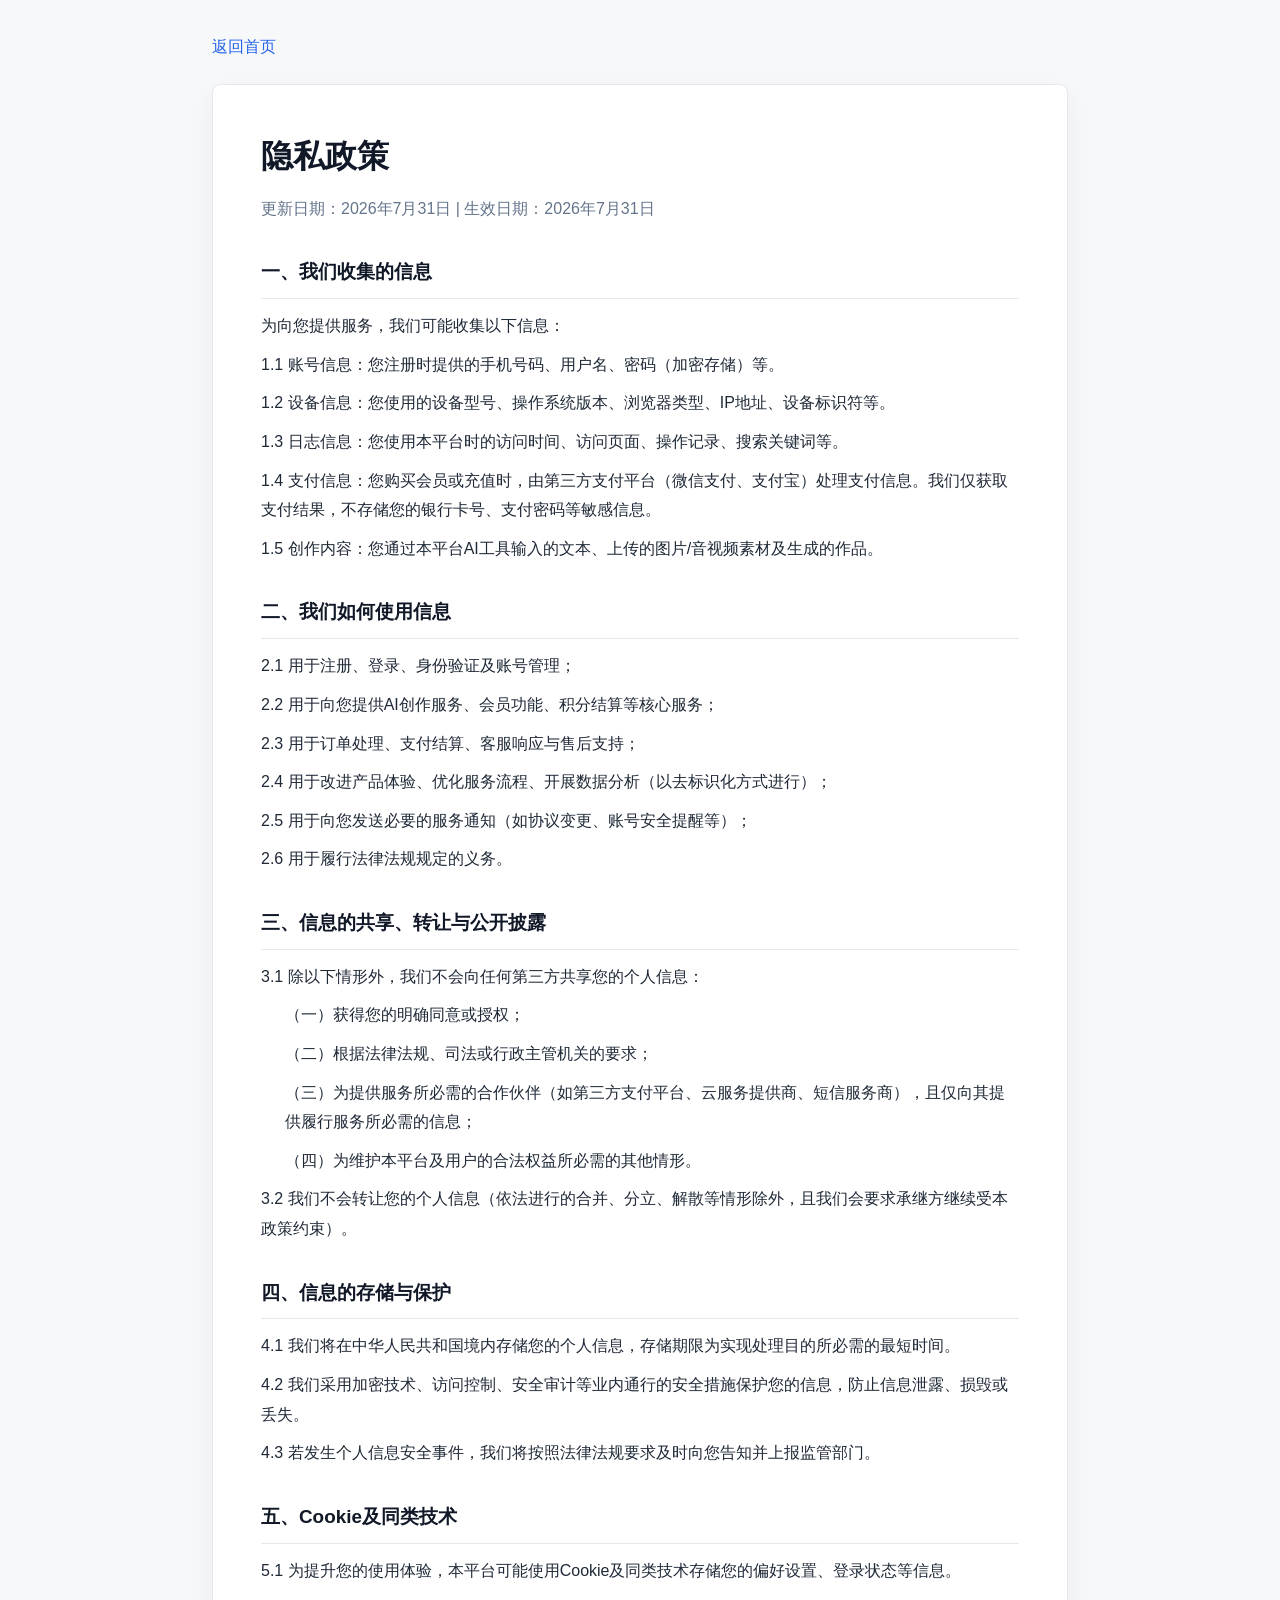
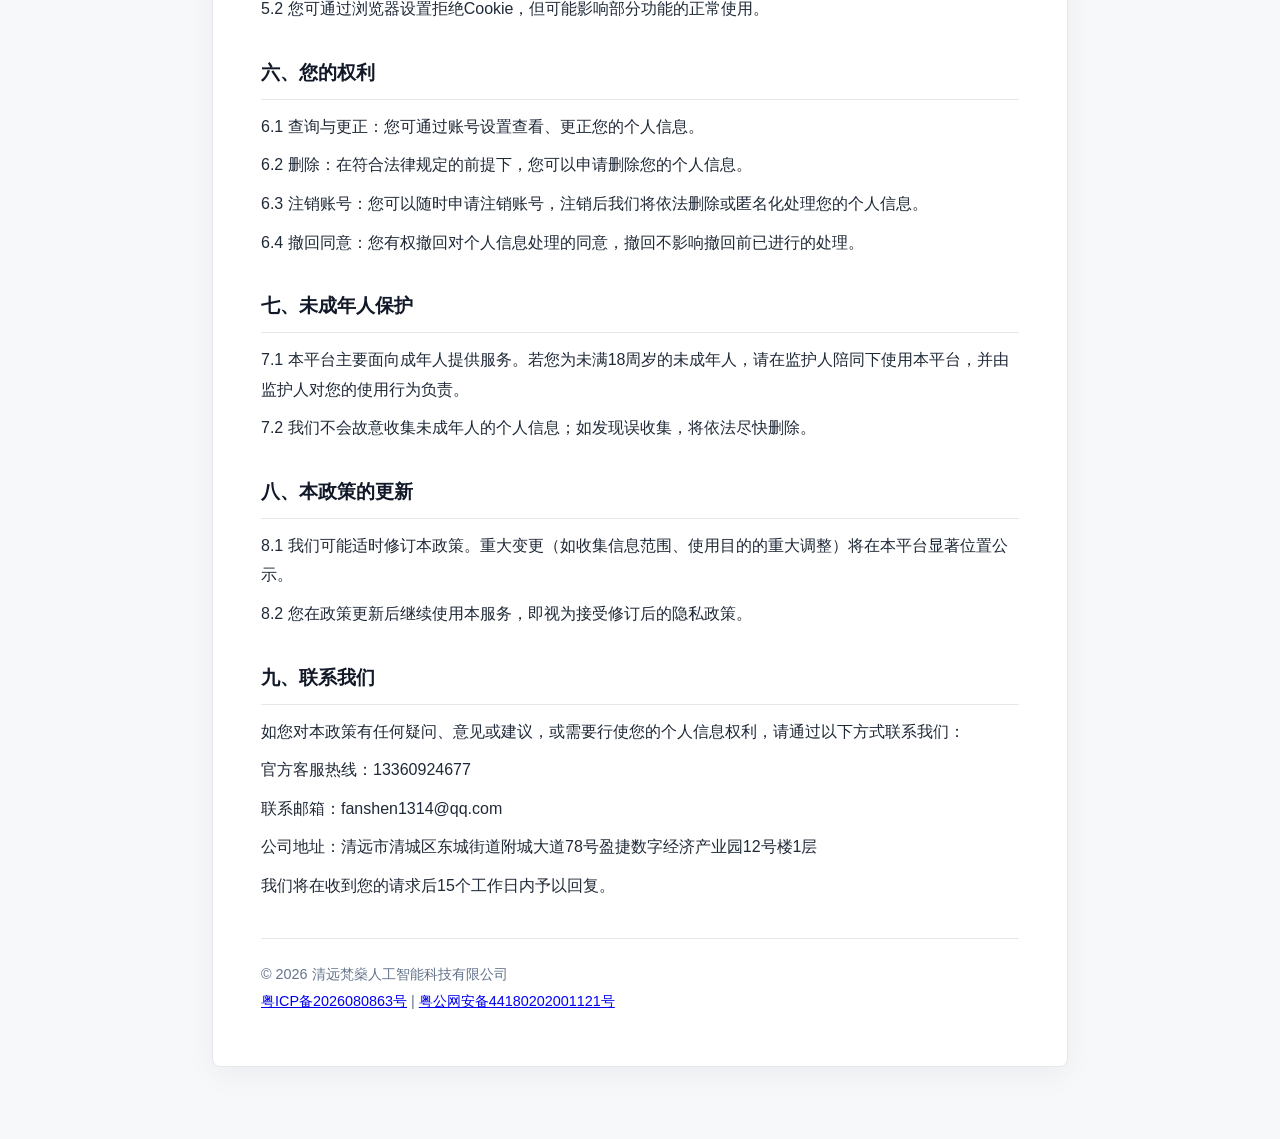
<file: privacy.html>
<!doctype html>
<html lang="zh-CN">
<head>
  <meta charset="utf-8">
  <meta name="viewport" content="width=device-width,initial-scale=1">
  <title>隐私政策 · 梵燊科技</title>
  <style>
    *{box-sizing:border-box}body{margin:0;background:#f7f8fa;color:#1f2937;font-family:-apple-system,BlinkMacSystemFont,"Segoe UI","PingFang SC","Microsoft YaHei",sans-serif;line-height:1.85}.page{max-width:900px;margin:0 auto;padding:32px 22px 72px}.back{display:inline-block;margin-bottom:22px;color:#2563eb;text-decoration:none}.document{background:#fff;border:1px solid #e5e7eb;border-radius:8px;padding:42px 48px;box-shadow:0 8px 30px rgba(15,23,42,.05)}h1{margin:0;font-size:2rem;color:#111827}h2{margin:32px 0 12px;font-size:1.18rem;color:#111827;border-bottom:1px solid #e5e7eb;padding-bottom:8px}p{margin:9px 0}.date{color:#64748b;margin-top:8px}.subitem{padding-left:1.5em}.footer-note{margin-top:38px;padding-top:22px;border-top:1px solid #e5e7eb;color:#64748b;font-size:.9rem}@media(max-width:600px){.page{padding:20px 14px 50px}.document{padding:28px 20px}h1{font-size:1.65rem}h2{font-size:1.08rem}}
  </style>
</head>
<body>
  <main class="page">
    <a class="back" href="/">返回首页</a>
    <article class="document">
      <h1>隐私政策</h1>
      <p class="date">更新日期：2026年7月31日 | 生效日期：2026年7月31日</p>

      <h2>一、我们收集的信息</h2>
      <p>为向您提供服务，我们可能收集以下信息：</p>
      <p>1.1 账号信息：您注册时提供的手机号码、用户名、密码（加密存储）等。</p>
      <p>1.2 设备信息：您使用的设备型号、操作系统版本、浏览器类型、IP地址、设备标识符等。</p>
      <p>1.3 日志信息：您使用本平台时的访问时间、访问页面、操作记录、搜索关键词等。</p>
      <p>1.4 支付信息：您购买会员或充值时，由第三方支付平台（微信支付、支付宝）处理支付信息。我们仅获取支付结果，不存储您的银行卡号、支付密码等敏感信息。</p>
      <p>1.5 创作内容：您通过本平台AI工具输入的文本、上传的图片/音视频素材及生成的作品。</p>

      <h2>二、我们如何使用信息</h2>
      <p>2.1 用于注册、登录、身份验证及账号管理；</p>
      <p>2.2 用于向您提供AI创作服务、会员功能、积分结算等核心服务；</p>
      <p>2.3 用于订单处理、支付结算、客服响应与售后支持；</p>
      <p>2.4 用于改进产品体验、优化服务流程、开展数据分析（以去标识化方式进行）；</p>
      <p>2.5 用于向您发送必要的服务通知（如协议变更、账号安全提醒等）；</p>
      <p>2.6 用于履行法律法规规定的义务。</p>

      <h2>三、信息的共享、转让与公开披露</h2>
      <p>3.1 除以下情形外，我们不会向任何第三方共享您的个人信息：</p>
      <p class="subitem">（一）获得您的明确同意或授权；</p>
      <p class="subitem">（二）根据法律法规、司法或行政主管机关的要求；</p>
      <p class="subitem">（三）为提供服务所必需的合作伙伴（如第三方支付平台、云服务提供商、短信服务商），且仅向其提供履行服务所必需的信息；</p>
      <p class="subitem">（四）为维护本平台及用户的合法权益所必需的其他情形。</p>
      <p>3.2 我们不会转让您的个人信息（依法进行的合并、分立、解散等情形除外，且我们会要求承继方继续受本政策约束）。</p>

      <h2>四、信息的存储与保护</h2>
      <p>4.1 我们将在中华人民共和国境内存储您的个人信息，存储期限为实现处理目的所必需的最短时间。</p>
      <p>4.2 我们采用加密技术、访问控制、安全审计等业内通行的安全措施保护您的信息，防止信息泄露、损毁或丢失。</p>
      <p>4.3 若发生个人信息安全事件，我们将按照法律法规要求及时向您告知并上报监管部门。</p>

      <h2>五、Cookie及同类技术</h2>
      <p>5.1 为提升您的使用体验，本平台可能使用Cookie及同类技术存储您的偏好设置、登录状态等信息。</p>
      <p>5.2 您可通过浏览器设置拒绝Cookie，但可能影响部分功能的正常使用。</p>

      <h2>六、您的权利</h2>
      <p>6.1 查询与更正：您可通过账号设置查看、更正您的个人信息。</p>
      <p>6.2 删除：在符合法律规定的前提下，您可以申请删除您的个人信息。</p>
      <p>6.3 注销账号：您可以随时申请注销账号，注销后我们将依法删除或匿名化处理您的个人信息。</p>
      <p>6.4 撤回同意：您有权撤回对个人信息处理的同意，撤回不影响撤回前已进行的处理。</p>

      <h2>七、未成年人保护</h2>
      <p>7.1 本平台主要面向成年人提供服务。若您为未满18周岁的未成年人，请在监护人陪同下使用本平台，并由监护人对您的使用行为负责。</p>
      <p>7.2 我们不会故意收集未成年人的个人信息；如发现误收集，将依法尽快删除。</p>

      <h2>八、本政策的更新</h2>
      <p>8.1 我们可能适时修订本政策。重大变更（如收集信息范围、使用目的的重大调整）将在本平台显著位置公示。</p>
      <p>8.2 您在政策更新后继续使用本服务，即视为接受修订后的隐私政策。</p>

      <h2>九、联系我们</h2>
      <p>如您对本政策有任何疑问、意见或建议，或需要行使您的个人信息权利，请通过以下方式联系我们：</p>
      <p>官方客服热线：13360924677</p>
      <p>联系邮箱：fanshen1314@qq.com</p>
      <p>公司地址：清远市清城区东城街道附城大道78号盈捷数字经济产业园12号楼1层</p>
      <p>我们将在收到您的请求后15个工作日内予以回复。</p>
      <p class="footer-note">© 2026 清远梵燊人工智能科技有限公司<br><a href="https://beian.miit.gov.cn/" target="_blank" rel="noopener">粤ICP备2026080863号</a> | <a href="https://beian.mps.gov.cn/#/query/webSearch?code=44180202001121" target="_blank" rel="noopener">粤公网安备44180202001121号</a></p>
    </article>
  </main>
</body>
</html>
</file>
<file: css/style.css>
/* ============================================================
   梵燊科技官网 — 统一视觉语言版
   设计原则：深色科技风 · 卡片统一渐变顶边 · 微交互动画 · 细节质感
   ============================================================ */

/* ===== Reset & Variables ===== */
:root {
  --bg-base: #080c16;
  --bg-elevated: #0d1320;
  --bg-card: rgba(15, 23, 42, 0.7);
  --bg-card-hover: rgba(30, 41, 59, 0.8);
  --text-primary: #e2e8f0;
  --text-secondary: #94a3b8;
  --text-muted: #64748b;
  --accent-blue: #3b82f6;
  --accent: #3b82f6;
  --accent-cyan: #06b6d4;
  --accent-purple: #8b5cf6;
  --accent-pink: #ec4899;
  --accent-glow: rgba(59, 130, 246, 0.25);
  --cyan-glow: rgba(6, 182, 212, 0.15);
  --purple-glow: rgba(139, 92, 246, 0.15);
  --gradient-primary: linear-gradient(135deg, #3b82f6 0%, #06b6d4 100%);
  --gradient-premium: linear-gradient(135deg, #3b82f6 0%, #8b5cf6 50%, #ec4899 100%);
  --gradient-card: linear-gradient(135deg, rgba(59,130,246,0.08) 0%, rgba(139,92,246,0.06) 100%);
  --border: rgba(255, 255, 255, 0.06);
  --border-hover: rgba(59, 130, 246, 0.3);
  --shadow-card: 0 4px 24px rgba(0, 0, 0, 0.3);
  --shadow-glow: 0 0 60px rgba(59, 130, 246, 0.12);
  --radius: 14px;
  --radius-lg: 22px;
  --transition: 0.35s cubic-bezier(0.4, 0, 0.2, 1);
  --max-width: 1200px;
  /* 卡片统一顶边颜色（可在具体选择器中覆盖） */
  --card-accent: var(--accent-cyan);
  --card-accent-opacity: 0.2;
}
* { margin: 0; padding: 0; box-sizing: border-box; }

/* 全局文本选中色 */
::selection { background: rgba(59, 130, 246, 0.35); color: #fff; }
::-moz-selection { background: rgba(59, 130, 246, 0.35); color: #fff; }

/* 全局滚动条美化 */
::-webkit-scrollbar { width: 6px; height: 6px; }
::-webkit-scrollbar-track { background: transparent; }
::-webkit-scrollbar-thumb { background: rgba(255,255,255,0.1); border-radius: 10px; }
::-webkit-scrollbar-thumb:hover { background: rgba(255,255,255,0.2); }

/* 焦点样式（无障碍） */
:focus-visible {
  outline: 2px solid var(--accent-cyan);
  outline-offset: 3px;
  border-radius: 4px;
}

html {
  scroll-behavior: smooth;
  scroll-padding-top: 80px;
  -webkit-text-size-adjust: 100%;
  text-size-adjust: 100%;
}
body {
  font-family: -apple-system, BlinkMacSystemFont, 'Segoe UI', 'PingFang SC', 'Microsoft YaHei', sans-serif;
  background: var(--bg-base); color: var(--text-primary); line-height: 1.65; overflow-x: hidden;
  -webkit-text-size-adjust: 100%;
  text-size-adjust: 100%;
  position: relative;
  min-height: 100vh;
  overscroll-behavior-y: contain;
}
.container { max-width: var(--max-width); margin: 0 auto; padding: 0 24px; }
a { text-decoration: none; color: inherit; touch-action: manipulation; }
ul { list-style: none; }
strong { color: #cbd5e1; }

/* ===== Global Particle Canvas ===== */
#particleCanvas {
  position: fixed; top: 0; left: 0;
  width: 100vw; height: 100vh;
  z-index: 0; pointer-events: none;
}

/* ===== Header ===== */
.header {
  position: fixed; top: 0; left: 0; right: 0;
  z-index: 1000; padding: 16px 0;
  transition: background 0.35s, border-color 0.35s, padding 0.35s;
}
.header.scrolled {
  background: rgba(8, 12, 22, 0.85);
  -webkit-backdrop-filter: blur(24px);
  backdrop-filter: blur(24px);
  border-bottom: 1px solid rgba(255,255,255,0.05);
  padding: 10px 0;
}
.nav-container { display: flex; align-items: center; justify-content: space-between; }
.logo { display: flex; align-items: center; gap: 10px; font-size: 1.25rem; font-weight: 700; flex-shrink: 0; position: relative; z-index: 2; }
.logo-icon { width: 36px; height: 36px; background: var(--gradient-primary); border-radius: 8px; display: flex; align-items: center; justify-content: center; color: #fff; font-weight: 800; font-size: 1.2rem; }
.logo-dot { color: var(--accent); }
.nav { display: flex; gap: 2px; align-items: center; position: relative; z-index: 2; }
.nav-link { font-size: 0.85rem; color: var(--text-secondary); transition: var(--transition); padding: 6px 12px; border-radius: 6px; white-space: nowrap; position: relative; }
.nav-link::after { content: ''; position: absolute; bottom: 0; left: 12px; right: 12px; height: 2px; background: var(--accent); width: 0; transition: width var(--transition); }
.nav-link:hover, .nav-link.active { color: #fff; }
.nav-link:hover::after, .nav-link.active::after { width: calc(100% - 24px); }
.nav-shop-link {
  color: #fff;
  font-weight: 700;
  margin: 0 8px;
  padding: 8px 14px;
  background: var(--gradient-primary);
  box-shadow: 0 4px 18px rgba(59,130,246,.28);
}
.nav-shop-link::after { display: none; }
.nav-shop-link:hover {
  color: #fff;
  transform: translateY(-1px);
  box-shadow: 0 7px 24px rgba(59,130,246,.4);
}
.menu-toggle { display: none; flex-direction: column; gap: 5px; background: none; border: none; cursor: pointer; padding: 4px; flex-shrink: 0; position: relative; z-index: 2; }
.menu-toggle span { display: block; width: 24px; height: 2px; background: var(--text-primary); transition: var(--transition); }
.menu-toggle.active span:nth-child(1) { transform: rotate(45deg) translate(5px,5px); }
.menu-toggle.active span:nth-child(2) { opacity: 0; }
.menu-toggle.active span:nth-child(3) { transform: rotate(-45deg) translate(5px,-5px); }

/* ===== Hero ===== */
.hero {
  min-height: 100vh; display: flex; align-items: center;
  position: relative; overflow: hidden;
  padding: 120px 0 80px;
  z-index: 1;
}
.hero-bg { position: absolute; inset: 0; z-index: 0; overflow: hidden; pointer-events: none; }
.hero-glow-primary {
  position: absolute; top: 40%; left: 50%; transform: translate(-50%,-50%);
  width: 600px; height: 600px;
  background: radial-gradient(circle, rgba(59,130,246,0.15) 0%, rgba(6,182,212,0.05) 45%, transparent 80%);
  border-radius: 50%;
}
.hero-glow-secondary {
  position: absolute; top: 60%; right: 20%;
  width: 400px; height: 400px;
  background: radial-gradient(circle, rgba(139,92,246,0.10) 0%, transparent 70%);
  border-radius: 50%;
}
.hero-content { position: relative; z-index: 1; text-align: center; max-width: 900px; }
.hero-badge { display: inline-flex; align-items: center; gap: 8px; background: rgba(59,130,246,0.08); border: 1px solid rgba(59,130,246,0.25); border-radius: 100px; padding: 8px 20px; font-size: .85rem; letter-spacing: .12em; color: var(--accent); margin-bottom: 32px; animation: fadeInUp .8s ease; }
.pulse-dot { width: 8px; height: 8px; background: var(--accent-cyan); border-radius: 50%; animation: pulse 2s infinite; }
@keyframes pulse { 0%,100% { box-shadow: 0 0 0 0 rgba(6,182,212,0.5); } 50% { box-shadow: 0 0 0 14px transparent; } }
.hero-title { font-size: clamp(2.5rem, 6vw, 4.2rem); font-weight: 800; line-height: 1.15; margin-bottom: 24px; animation: fadeInUp .8s ease .1s both; }
.hero-line { display: block; }
.gradient-text { background: var(--gradient-premium); -webkit-background-clip: text; background-clip: text; -webkit-text-fill-color: transparent; color: transparent; }
.hero-desc { font-size: 1.15rem; color: var(--text-secondary); max-width: 650px; margin: 0 auto 40px; line-height: 1.8; animation: fadeInUp .8s ease .2s both; }
.hero-actions { display: flex; gap: 16px; justify-content: center; flex-wrap: wrap; margin-bottom: 64px; animation: fadeInUp .8s ease .3s both; }

/* ===== Buttons ===== */
.btn {
  display: inline-flex; align-items: center; justify-content: center;
  padding: 14px 32px; border-radius: 100px;
  font-size: .95rem; font-weight: 600; border: none; cursor: pointer;
  transition: transform 0.35s cubic-bezier(0.4,0,0.2,1), box-shadow 0.35s;
  white-space: nowrap;
  -webkit-tap-highlight-color: transparent;
  touch-action: manipulation;
}
.btn-primary { background: var(--gradient-primary); color: #fff; box-shadow: 0 4px 24px var(--accent-glow); }
.btn-primary:hover { transform: translateY(-2px); box-shadow: 0 8px 36px rgba(59,130,246,0.4); }
.btn-outline { background: transparent; color: #e2e8f0; border: 1px solid rgba(255,255,255,0.15); }
.btn-outline:hover { border-color: var(--accent); background: rgba(59,130,246,0.08); }
.btn-full { width: 100%; }

/* ===== Hero Stats ===== */
.hero-stats { display: flex; gap: 48px; justify-content: center; flex-wrap: wrap; animation: fadeInUp .8s ease .4s both; }
.stat-item { display: flex; flex-direction: column; align-items: center; gap: 4px; }
.stat-num { font-size: 1.6rem; font-weight: 800; background: var(--gradient-primary); -webkit-background-clip: text; background-clip: text; -webkit-text-fill-color: transparent; color: transparent; }
.stat-label { font-size: .85rem; color: var(--text-secondary); }
.scroll-indicator { position: absolute; bottom: 40px; left: 50%; transform: translateX(-50%); display: flex; flex-direction: column; align-items: center; gap: 8px; color: var(--text-muted); font-size: .8rem; animation: bounce 2s infinite; z-index: 1; }
@keyframes bounce { 0%,100% { transform: translateX(-50%) translateY(0); } 50% { transform: translateX(-50%) translateY(8px); } }
@keyframes fadeInUp { from { opacity: 0; transform: translateY(30px); } to { opacity: 1; transform: translateY(0); } }

/* ===== Sections ===== */
.section { padding: 60px 0; position: relative; z-index: 1; }
.section-header { text-align: center; position: relative; }

/* 统一 section-tag 样式 */
.section-tag {
  display: inline-block; font-size: .75rem; font-weight: 600;
  letter-spacing: .2em; color: var(--accent-cyan);
  margin-bottom: 16px; padding: 5px 14px;
  background: rgba(6,182,212,0.08); border: 1px solid rgba(6,182,212,0.15);
  border-radius: 6px;
}

/* 统一 section-title 样式 */
.section-title {
  font-size: clamp(1.8rem, 4vw, 2.5rem); font-weight: 700;
  margin-bottom: 12px; color: #f1f5f9;
}

/* 统一 section-desc 样式 */
.section-desc { color: var(--text-secondary); font-size: 1.05rem; }

/* 区域标题装饰线 */
.section-header::after {
  content: '';
  display: block;
  width: 48px; height: 2px;
  background: var(--gradient-primary);
  border-radius: 2px;
  margin: 16px auto 0;
}

.sub-title { font-size: 1.3rem; font-weight: 700; text-align: center; margin-bottom: 40px; color: #e2e8f0; }
.section-intro { text-align: center; max-width: 720px; margin: 0 auto 48px; color: var(--text-secondary); font-size: .95rem; line-height: 1.8; }

/* ===== Section Body ===== */
.section-body { padding: 20px 0 40px; }

/* ============================================================
   统一卡片系统 — 全站核心视觉语言
   所有业务卡片均遵循此基础样式，子类可扩展
   ============================================================ */

/* 通用卡片基础（.section-body 内的卡片容器） */
.section-body > .card-grid,
.section-body > .card-row {
  display: grid;
  gap: 24px;
}

/* 统一卡片顶边装饰线（由 ::before 实现，子类可覆盖颜色） */
.card-accent {
  position: relative;
  overflow: hidden;
}
.card-accent::before {
  content: '';
  position: absolute;
  top: 0; left: 0; right: 0;
  height: 3px;
  opacity: 0.85;
  transition: height .3s ease, opacity .3s ease;
}
.card-accent:hover::before {
  height: 4px;
  opacity: 1;
}

/* ============================================================
   About Us
   ============================================================ */
.about-grid { display: grid; grid-template-columns: repeat(3, 1fr); gap: 24px; }
.about-card {
  background: var(--bg-card); border: 1px solid var(--border); border-radius: var(--radius-lg); padding: 40px 32px;
  transition: transform var(--transition), border-color var(--transition), box-shadow var(--transition);
  position: relative; overflow: hidden;
}
.about-card::before {
  content: ''; position: absolute; top: 0; left: 0; right: 0; height: 3px;
  opacity: 0; transition: opacity .3s, height .3s;
}
.about-card:hover { transform: translateY(-4px); border-color: var(--border-hover); box-shadow: var(--shadow-glow); }
.about-card:hover::before { opacity: 1; }
.about-card.featured { background: linear-gradient(135deg, rgba(59,130,246,0.08), rgba(139,92,246,0.06)); border-color: rgba(59,130,246,0.2); }
.about-card.featured::before { background: var(--gradient-premium); }
.about-card:not(.featured)::before { background: var(--gradient-primary); }

/* About 卡片顶边主题色 */
.about-grid > :nth-child(1)::before { background: linear-gradient(90deg, #3b82f6, #06b6d4); }
.about-grid > :nth-child(2)::before { background: var(--gradient-premium); }
.about-grid > :nth-child(3)::before { background: linear-gradient(90deg, #8b5cf6, #ec4899); }

.card-icon { width: 64px; height: 64px; background: rgba(59,130,246,0.08); border-radius: 16px; display: flex; align-items: center; justify-content: center; color: var(--accent-cyan); margin-bottom: 24px; transition: transform .3s ease, box-shadow .3s ease; }
.about-card:hover .card-icon { transform: scale(1.06); box-shadow: 0 4px 20px rgba(6,182,212,0.2); }
.about-card h3 { font-size: 1.25rem; margin-bottom: 16px; color: #f1f5f9; }
.about-card p { color: var(--text-secondary); line-height: 1.8; font-size: .95rem; }
.about-mission-list { display: flex; flex-direction: column; gap: 12px; }
.about-mission-list li { color: var(--text-secondary); font-size: .95rem; padding-left: 16px; position: relative; line-height: 1.7; }
.about-mission-list li::before { content: ''; position: absolute; left: 0; top: 10px; width: 6px; height: 6px; background: var(--accent-cyan); border-radius: 50%; }

/* Values */
.values-grid { display: grid; grid-template-columns: repeat(2, 1fr); gap: 24px; max-width: 700px; margin: 0 auto; }
.value-item {
  background: var(--bg-card); border: 1px solid var(--border); border-radius: var(--radius);
  padding: 36px 28px; text-align: center;
  transition: transform var(--transition), border-color var(--transition), box-shadow var(--transition);
  position: relative; overflow: hidden;
}
.value-item::before { content: ''; position: absolute; top: 0; left: 0; right: 0; height: 3px; background: var(--gradient-primary); opacity: 0; transition: opacity .3s; }
.value-item:hover { border-color: var(--border-hover); transform: translateY(-2px); box-shadow: var(--shadow-glow); }
.value-item:hover::before { opacity: 1; }
.value-icon { font-size: 2.8rem; margin-bottom: 16px; display: block; }
.value-item h4 { font-size: 1.15rem; margin-bottom: 10px; color: #f1f5f9; }
.value-item p { color: var(--text-secondary); font-size: .9rem; line-height: 1.7; }

/* ============================================================
   Advantages
   ============================================================ */
.advantages-grid { display: grid; grid-template-columns: repeat(3, 1fr); gap: 28px; }
.adv-card {
  background: var(--bg-card); border: 1px solid var(--border); border-radius: var(--radius-lg); padding: 44px 32px;
  text-align: center;
  transition: transform var(--transition), border-color var(--transition), box-shadow var(--transition);
  position: relative; overflow: hidden;
}
.adv-card::before { content: ''; position: absolute; top: 0; left: 0; right: 0; height: 3px; background: var(--gradient-primary); opacity: 0; transition: opacity .3s, height .3s; }
.adv-card:hover { transform: translateY(-4px); border-color: var(--border-hover); box-shadow: var(--shadow-glow); }
.adv-card:hover::before { opacity: 1; }
.adv-card.featured { border-color: rgba(59,130,246,0.25); background: linear-gradient(135deg, rgba(59,130,246,0.08), rgba(139,92,246,0.05)); }
.adv-card.featured::before { background: var(--gradient-premium); }
.adv-icon { margin-bottom: 24px; color: var(--accent-cyan); opacity: 0.85; display: flex; justify-content: center; transition: transform .3s ease; }
.adv-card:hover .adv-icon { transform: scale(1.08); }
.adv-card h3 { font-size: 1.3rem; margin-bottom: 16px; color: #f1f5f9; }
.adv-card p { color: var(--text-secondary); line-height: 1.8; font-size: .95rem; }

/* ============================================================
   AI Academy — Premium Section
   ============================================================ */
.section-academy {
  position: relative; overflow: hidden; padding: 80px 0;
  background: linear-gradient(180deg,
    rgba(10,15,26,0) 0%,
    rgba(13,18,31,0.9) 8%,
    rgba(13,18,31,0.95) 50%,
    rgba(13,18,31,0.9) 92%,
    rgba(10,15,26,0) 100%
  );
  border-top: 1px solid rgba(139,92,246,0.08);
  border-bottom: 1px solid rgba(6,182,212,0.08);
}
.section-academy::before {
  content: ''; position: absolute; inset: 0;
  background:
    radial-gradient(ellipse 600px 300px at 15% 20%, rgba(139,92,246,0.07) 0%, transparent 70%),
    radial-gradient(ellipse 500px 250px at 85% 80%, rgba(6,182,212,0.05) 0%, transparent 70%);
  pointer-events: none;
}

/* Academy section header — Premium 风格 */
#academy .section-tag {
  background: linear-gradient(135deg, rgba(139,92,246,0.12), rgba(6,182,212,0.08));
  border: 1px solid rgba(139,92,246,0.2); color: #c4b5fd;
}
#academy .section-title {
  background: linear-gradient(135deg, #e2e8f0 0%, #c4b5fd 50%, #67e8f9 100%);
  -webkit-background-clip: text; background-clip: text;
  -webkit-text-fill-color: transparent; color: transparent;
}
#academy .section-header::after {
  background: linear-gradient(90deg, #8b5cf6, #06b6d4);
}

/* Academy Flow */
.academy-flow {
  display: flex; align-items: stretch; gap: 8px;
  margin-bottom: 16px; padding: 12px 4px 24px;
  justify-content: center; flex-wrap: wrap; position: relative;
}
.academy-step {
  flex: 0 0 158px; text-align: center; padding: 32px 16px 24px;
  background: linear-gradient(180deg, rgba(22,30,50,0.85) 0%, rgba(15,21,38,0.9) 100%);
  border: 1px solid rgba(139,92,246,0.1); border-radius: 12px;
  transition: transform .35s cubic-bezier(.4,0,.2,1), border-color .35s, box-shadow .35s;
  position: relative; overflow: hidden;
}
.academy-step::before {
  content: ''; position: absolute; top: 0; left: 0; right: 0; height: 3px;
  background: linear-gradient(90deg, #8b5cf6, #06b6d4); opacity: 0; transition: opacity .3s;
}
.academy-step:hover { border-color: rgba(139,92,246,0.35); transform: translateY(-6px); box-shadow: 0 12px 40px rgba(139,92,246,0.15), inset 0 1px 0 rgba(255,255,255,0.04); background: linear-gradient(180deg, rgba(28,38,62,0.9) 0%, rgba(18,26,48,0.95) 100%); }
.academy-step:hover::before { opacity: 1; }
.academy-step .step-num {
  width: 48px; height: 48px; margin: 0 auto 14px; border-radius: 14px;
  background: linear-gradient(135deg, #8b5cf6, #6366f1);
  box-shadow: 0 4px 20px rgba(139,92,246,0.3);
  font-size: 1rem; font-weight: 700; color: #fff;
  display: flex; align-items: center; justify-content: center;
  transition: all .35s cubic-bezier(.4,0,.2,1);
}
.academy-step:hover .step-num { box-shadow: 0 6px 28px rgba(139,92,246,0.5); transform: scale(1.05); }
.academy-step h4 { font-size: .95rem; margin: 0 0 8px; color: #e2e8f0; font-weight: 600; }
.academy-step p { color: var(--text-secondary); font-size: .76rem; line-height: 1.65; }
.academy-arrow {
  flex: 0 0 40px; display: flex; align-items: center; justify-content: center;
  color: rgba(139,92,246,0.4); font-size: 1.4rem; font-weight: 700; padding-top: 40px;
  transition: color .3s;
}

/* Academy sub-title */
#academy .sub-title { position: relative; display: inline-block; margin-left: auto; margin-right: auto; width: 100%; font-size: 1.4rem; font-weight: 700; color: #e2e8f0; padding-bottom: 16px; margin-bottom: 36px; }
#academy .sub-title::after { content: ''; position: absolute; bottom: 0; left: 50%; transform: translateX(-50%); width: 48px; height: 2px; background: linear-gradient(90deg, #8b5cf6, #06b6d4); border-radius: 2px; }

/* Talent Cards */
.talent-grid { display: grid; grid-template-columns: repeat(5, minmax(0, 1fr)); gap: 20px; margin-bottom: 56px; }
.talent-card {
  background: linear-gradient(180deg, rgba(22,30,50,0.85) 0%, rgba(15,21,38,0.9) 100%);
  border: 1px solid rgba(255,255,255,0.04); border-radius: 14px;
  padding: 36px 22px 28px; text-align: center;
  transition: transform .35s cubic-bezier(.4,0,.2,1), border-color .35s, box-shadow .35s;
  display: flex; flex-direction: column; align-items: center;
  position: relative; overflow: hidden; min-width: 0;
}
.talent-card::before { content: ''; position: absolute; top: 0; left: 0; right: 0; height: 3px; opacity: 1; transition: height .3s; }
.talent-card:hover { transform: translateY(-6px); box-shadow: 0 12px 44px rgba(0,0,0,0.3), inset 0 1px 0 rgba(255,255,255,0.04); }
.talent-card:hover::before { height: 4px; }
.talent-card .step-num {
  width: 50px; height: 50px; border-radius: 14px; margin-bottom: 18px;
  font-weight: 700; font-size: .95rem; color: #fff;
  display: flex; align-items: center; justify-content: center;
  transition: all .35s cubic-bezier(.4,0,.2,1);
}
.talent-card:hover .step-num { box-shadow: 0 4px 24px currentColor; transform: scale(1.06); }
.talent-card h4 { font-size: 1.05rem; margin: 0 0 8px; color: #f1f5f9; font-weight: 600; }
.talent-card p { color: var(--text-secondary); font-size: .82rem; line-height: 1.6; flex: 1; }

/* Talent per-card themes */
.talent-card:nth-child(1) { border-top: 1px solid rgba(59,130,246,0.15); }
.talent-card:nth-child(1)::before, .talent-card:nth-child(1) .step-num { background: linear-gradient(135deg, #60a5fa, #3b82f6); }
.talent-card:nth-child(1):hover { border-color: rgba(59,130,246,0.3); box-shadow: 0 12px 44px rgba(59,130,246,0.18), inset 0 1px 0 rgba(255,255,255,0.04); }
.talent-card:nth-child(2) { border-top: 1px solid rgba(52,211,153,0.15); }
.talent-card:nth-child(2)::before, .talent-card:nth-child(2) .step-num { background: linear-gradient(135deg, #34d399, #10b981); }
.talent-card:nth-child(2):hover { border-color: rgba(52,211,153,0.3); box-shadow: 0 12px 44px rgba(52,211,153,0.18), inset 0 1px 0 rgba(255,255,255,0.04); }
.talent-card:nth-child(3) { border-top: 1px solid rgba(139,92,246,0.15); }
.talent-card:nth-child(3)::before, .talent-card:nth-child(3) .step-num { background: linear-gradient(135deg, #8b5cf6, #7c3aed); }
.talent-card:nth-child(3):hover { border-color: rgba(139,92,246,0.3); box-shadow: 0 12px 44px rgba(139,92,246,0.18), inset 0 1px 0 rgba(255,255,255,0.04); }
.talent-card:nth-child(4) { border-top: 1px solid rgba(251,191,36,0.15); }
.talent-card:nth-child(4)::before, .talent-card:nth-child(4) .step-num { background: linear-gradient(135deg, #fbbf24, #f59e0b); }
.talent-card:nth-child(4):hover { border-color: rgba(251,191,36,0.3); box-shadow: 0 12px 44px rgba(251,191,36,0.18), inset 0 1px 0 rgba(255,255,255,0.04); }
.talent-card:nth-child(5) { border-top: 1px solid rgba(244,114,182,0.15); }
.talent-card:nth-child(5)::before, .talent-card:nth-child(5) .step-num { background: linear-gradient(135deg, #f472b6, #ec4899); }
.talent-card:nth-child(5):hover { border-color: rgba(244,114,182,0.3); box-shadow: 0 12px 44px rgba(244,114,182,0.18), inset 0 1px 0 rgba(255,255,255,0.04); }

/* Benefit Cards */
.academy-benefits { display: grid; grid-template-columns: repeat(5, 1fr); gap: 18px; }
.benefit-card {
  background: linear-gradient(180deg, rgba(22,30,50,0.85) 0%, rgba(15,21,38,0.9) 100%);
  border: 1px solid rgba(255,255,255,0.04); border-radius: 12px;
  padding: 30px 18px; text-align: center;
  transition: transform .35s cubic-bezier(.4,0,.2,1), border-color .35s, box-shadow .35s;
  position: relative; overflow: hidden;
}
.benefit-card::before {
  content: ''; position: absolute; left: 0; top: 0; bottom: 0;
  width: 3px; opacity: 1; transition: width .3s;
}
.benefit-card:hover { border-color: var(--border-hover); transform: translateY(-4px); box-shadow: 0 8px 32px rgba(0,0,0,0.2), inset 0 1px 0 rgba(255,255,255,0.04); }
.benefit-card:hover::before { width: 4px; }
.benefit-card h4 { font-size: .95rem; margin-bottom: 10px; color: #f1f5f9; font-weight: 600; }
.benefit-card p { color: var(--text-secondary); font-size: .8rem; line-height: 1.7; }

/* Benefit per-card accent (always visible) */
.benefit-card:nth-child(1)::before { background: linear-gradient(180deg, #60a5fa, #3b82f6); }
.benefit-card:nth-child(2)::before { background: linear-gradient(180deg, #34d399, #10b981); }
.benefit-card:nth-child(3)::before { background: linear-gradient(180deg, #8b5cf6, #7c3aed); }
.benefit-card:nth-child(4)::before { background: linear-gradient(180deg, #fbbf24, #f59e0b); }
.benefit-card:nth-child(5)::before { background: linear-gradient(180deg, #f472b6, #ec4899); }

/* ============================================================
   Solutions & Business
   ============================================================ */
.flow-steps { display: flex; align-items: stretch; justify-content: center; gap: 12px; margin-bottom: 40px; padding-bottom: 16px; flex-wrap: wrap; }
.flow-step {
  flex: 0 0 200px; text-align: center; padding: 28px 20px;
  background: var(--bg-card); border: 1px solid var(--border); border-radius: var(--radius);
  transition: transform var(--transition), border-color var(--transition), box-shadow var(--transition);
  position: relative; overflow: hidden;
}
.flow-step::before { content: ''; position: absolute; top: 0; left: 0; right: 0; height: 3px; background: var(--gradient-primary); opacity: 0; transition: opacity .3s; }
.flow-step:hover { border-color: var(--border-hover); transform: translateY(-2px); box-shadow: var(--shadow-glow); }
.flow-step:hover::before { opacity: 1; }
.flow-step.highlight { border-color: rgba(59,130,246,0.2); }
.flow-step.highlight::before { background: var(--gradient-premium); opacity: 1; }
.flow-step h4 { font-size: 1rem; margin-bottom: 8px; color: #f1f5f9; }
.flow-step p { color: var(--text-secondary); font-size: .8rem; line-height: 1.6; }
.flow-arrow { flex: 0 0 36px; display: flex; align-items: center; justify-content: center; color: var(--accent-cyan); font-size: 1.5rem; font-weight: 700; padding-top: 40px; }

/* Core Loop */
.loop-grid { display: grid; grid-template-columns: repeat(5, 1fr); gap: 16px; }
.loop-item {
  background: var(--bg-card); border: 1px solid var(--border); border-radius: var(--radius);
  padding: 32px 18px; text-align: center;
  transition: transform var(--transition), border-color var(--transition), box-shadow var(--transition);
  position: relative; overflow: hidden;
}
.loop-item::before { content: ''; position: absolute; top: 0; left: 0; right: 0; height: 3px; background: var(--gradient-primary); opacity: 0; transition: opacity .3s; }
.loop-item:hover { border-color: var(--border-hover); transform: translateY(-2px); box-shadow: var(--shadow-glow); }
.loop-item:hover::before { opacity: 1; }
.loop-item h4 { font-size: .95rem; margin: 12px 0 8px; color: #f1f5f9; }
.loop-item p { color: var(--text-secondary); font-size: .85rem; line-height: 1.6; }

/* Solutions Grid */
.solutions-grid { display: flex; flex-wrap: wrap; gap: 24px; justify-content: center; }
.solutions-grid .solution-card { flex: 0 0 calc(25% - 18px); min-width: 240px; }
.solution-card {
  background: var(--bg-card); border: 1px solid var(--border); border-radius: var(--radius-lg); padding: 32px 24px;
  transition: transform var(--transition), border-color var(--transition), box-shadow var(--transition);
  position: relative; overflow: hidden;
}
.solution-card::before {
  content: ''; position: absolute; top: 0; left: 0; right: 0; height: 3px;
  background: linear-gradient(90deg, #06b6d4, #3b82f6);
  opacity: 0; transition: opacity .3s;
}
.solution-card:hover { transform: translateY(-4px); border-color: var(--border-hover); box-shadow: var(--shadow-glow); }
.solution-card:hover::before { opacity: 1; }
.solution-header { display: flex; justify-content: space-between; align-items: flex-start; margin-bottom: 20px; }
.solution-icon {
  width: 52px; height: 52px; background: rgba(6,182,212,0.08); border-radius: 12px;
  display: flex; align-items: center; justify-content: center; color: var(--accent-cyan);
  transition: transform .3s ease;
}
.solution-card:hover .solution-icon { transform: scale(1.08) rotate(-3deg); }
.solution-num { font-size: 1.5rem; font-weight: 800; color: rgba(255,255,255,0.03); line-height: 1; }
.solution-card h3 { font-size: 1.15rem; margin-bottom: 12px; color: #f1f5f9; }
.solution-card > p { color: var(--text-secondary); font-size: .9rem; line-height: 1.7; }

/* Institute Matrix */
.service-matrix { display: grid; grid-template-columns: repeat(5, 1fr); gap: 16px; }
.matrix-item {
  background: var(--bg-card); border: 1px solid var(--border); border-radius: var(--radius);
  padding: 30px 20px; text-align: center;
  transition: transform var(--transition), border-color var(--transition), box-shadow var(--transition);
  position: relative; overflow: hidden;
}
.matrix-item::before { content: ''; position: absolute; top: 0; left: 0; right: 0; height: 3px; background: var(--gradient-primary); opacity: 0; transition: opacity .3s; }
.matrix-item:hover { border-color: var(--border-hover); transform: translateY(-2px); box-shadow: var(--shadow-glow); }
.matrix-item:hover::before { opacity: 1; }
.matrix-item h4 { font-size: 1rem; margin-bottom: 12px; color: var(--accent-cyan); }
.matrix-item p { color: var(--text-secondary); font-size: .85rem; line-height: 1.7; }

/* Industries */
.industries-grid { display: grid; grid-template-columns: repeat(3, 1fr); gap: 20px; }
.industry-card {
  background: var(--bg-card); border: 1px solid var(--border); border-radius: var(--radius-lg);
  padding: 24px 22px;
  transition: transform .35s cubic-bezier(.4,0,.2,1), border-color .35s, box-shadow .35s;
  position: relative; overflow: hidden; display: flex; flex-direction: row; align-items: flex-start; gap: 16px;
}
.industry-card::before {
  content: ''; position: absolute; left: 0; top: 0; bottom: 0; width: 3px;
  opacity: 0; transition: opacity var(--transition), width .3s;
}
.industry-card:hover { border-color: var(--border-hover); transform: translateY(-6px); box-shadow: var(--shadow-glow); }
.industry-card:hover::before { opacity: 1; }

/* Industry Icons */
.industry-icon {
  width: 48px; height: 48px; border-radius: 12px;
  display: flex; align-items: center; justify-content: center;
  transition: var(--transition); background: rgba(255,255,255,0.03);
  border: 1px solid rgba(255,255,255,0.06); flex-shrink: 0;
}
.industry-card:hover .industry-icon { transform: scale(1.08); }
.industry-icon svg { display: block; }
.industry-text { flex: 1; min-width: 0; }
.industry-card-link { display: block; text-decoration: none; color: inherit; }

/* Industry Themes */
.industry-card[data-industry="manufacturing"] .industry-icon { color: #60a5fa; background: rgba(96,165,250,0.08); border-color: rgba(96,165,250,0.15); }
.industry-card[data-industry="manufacturing"]::before { background: linear-gradient(180deg, #60a5fa, #3b82f6); }
.industry-card[data-industry="manufacturing"]:hover { border-color: rgba(96,165,250,0.3); box-shadow: 0 8px 36px rgba(96,165,250,0.12); }
.industry-card[data-industry="catering"] .industry-icon { color: #fb923c; background: rgba(251,146,60,0.08); border-color: rgba(251,146,60,0.15); }
.industry-card[data-industry="catering"]::before { background: linear-gradient(180deg, #fb923c, #f97316); }
.industry-card[data-industry="catering"]:hover { border-color: rgba(251,146,60,0.3); box-shadow: 0 8px 36px rgba(251,146,60,0.12); }
.industry-card[data-industry="building"] .industry-icon { color: #a8a29e; background: rgba(168,162,158,0.08); border-color: rgba(168,162,158,0.15); }
.industry-card[data-industry="building"]::before { background: linear-gradient(180deg, #a8a29e, #78716c); }
.industry-card[data-industry="building"]:hover { border-color: rgba(168,162,158,0.3); box-shadow: 0 8px 36px rgba(168,162,158,0.12); }
.industry-card[data-industry="pharmacy"] .industry-icon { color: #f87171; background: rgba(248,113,113,0.08); border-color: rgba(248,113,113,0.15); }
.industry-card[data-industry="pharmacy"]::before { background: linear-gradient(180deg, #f87171, #ef4444); }
.industry-card[data-industry="pharmacy"]:hover { border-color: rgba(248,113,113,0.3); box-shadow: 0 8px 36px rgba(248,113,113,0.12); }
.industry-card[data-industry="logistics"] .industry-icon { color: #22d3ee; background: rgba(34,211,238,0.08); border-color: rgba(34,211,238,0.15); }
.industry-card[data-industry="logistics"]::before { background: linear-gradient(180deg, #22d3ee, #06b6d4); }
.industry-card[data-industry="logistics"]:hover { border-color: rgba(34,211,238,0.3); box-shadow: 0 8px 36px rgba(34,211,238,0.12); }
.industry-card[data-industry="crossborder"] .industry-icon { color: #c084fc; background: rgba(192,132,252,0.08); border-color: rgba(192,132,252,0.15); }
.industry-card[data-industry="crossborder"]::before { background: linear-gradient(180deg, #c084fc, #a855f7); }
.industry-card[data-industry="crossborder"]:hover { border-color: rgba(192,132,252,0.3); box-shadow: 0 8px 36px rgba(192,132,252,0.12); }

.industry-card h4 { font-size: 1rem; margin-bottom: 6px; color: #f1f5f9; font-weight: 600; }
.industry-card p { color: var(--text-secondary); font-size: .85rem; line-height: 1.6; margin-bottom: 0; }

/* ============================================================
   Success Cases — Premium Section
   ============================================================ */
.section-cases {
  position: relative; overflow: hidden; padding: 80px 0;
  background: linear-gradient(180deg,
    rgba(10,15,26,0) 0%,
    rgba(13,18,31,0.85) 8%,
    rgba(13,18,31,0.9) 50%,
    rgba(13,18,31,0.85) 92%,
    rgba(10,15,26,0) 100%
  );
  border-top: 1px solid rgba(6,182,212,0.06);
  border-bottom: 1px solid rgba(6,182,212,0.06);
}
.section-cases::before {
  content: ''; position: absolute; inset: 0;
  background:
    radial-gradient(ellipse 500px 250px at 85% 15%, rgba(6,182,212,0.06) 0%, transparent 70%),
    radial-gradient(ellipse 500px 250px at 15% 85%, rgba(59,130,246,0.05) 0%, transparent 70%);
  pointer-events: none;
}

#cases .section-tag {
  background: linear-gradient(135deg, rgba(6,182,212,0.12), rgba(59,130,246,0.08));
  border: 1px solid rgba(6,182,212,0.2); color: #67e8f9;
}
#cases .section-title {
  background: linear-gradient(135deg, #e2e8f0 0%, #67e8f9 50%, #60a5fa 100%);
  -webkit-background-clip: text; background-clip: text;
  -webkit-text-fill-color: transparent; color: transparent;
}
#cases .section-header::after {
  background: linear-gradient(90deg, #06b6d4, #3b82f6);
}

/* Case Cards */
.case-card-link {
  display: block; text-decoration: none; color: inherit;
  margin-bottom: 36px; transition: transform .35s cubic-bezier(.4,0,.2,1);
}
.case-card-link:hover { transform: translateY(-6px); }

.case-card {
  background: linear-gradient(180deg, rgba(22,30,50,0.85) 0%, rgba(15,21,38,0.9) 100%);
  border: 1px solid rgba(6,182,212,0.08); border-radius: 16px;
  padding: 42px 44px;
  transition: border-color .35s, box-shadow .35s;
  position: relative; overflow: hidden;
}
.case-card::before {
  content: ''; position: absolute; top: 0; left: 0; right: 0; height: 3px;
  opacity: 0; transition: opacity .35s, height .3s;
}
.case-card-link:hover .case-card { box-shadow: 0 12px 48px rgba(6,182,212,0.15), inset 0 1px 0 rgba(255,255,255,0.04); }
.case-card-link:hover .case-card::before { opacity: 1; }

/* Per-case accent colors */
.case-card-link:nth-child(1) .case-card { border-color: rgba(245,158,11,0.08); }
.case-card-link:nth-child(1) .case-card::before { background: linear-gradient(90deg, #f59e0b, #d97706); }
.case-card-link:nth-child(1):hover .case-card { border-color: rgba(245,158,11,0.3); box-shadow: 0 12px 48px rgba(245,158,11,0.15), inset 0 1px 0 rgba(255,255,255,0.04); }

.case-card-link:nth-child(2) .case-card { border-color: rgba(251,146,60,0.08); }
.case-card-link:nth-child(2) .case-card::before { background: linear-gradient(90deg, #fb923c, #f97316); }
.case-card-link:nth-child(2):hover .case-card { border-color: rgba(251,146,60,0.3); box-shadow: 0 12px 48px rgba(251,146,60,0.15), inset 0 1px 0 rgba(255,255,255,0.04); }

.case-card-link:nth-child(3) .case-card { border-color: rgba(168,162,158,0.08); }
.case-card-link:nth-child(3) .case-card::before { background: linear-gradient(90deg, #a8a29e, #78716c); }
.case-card-link:nth-child(3):hover .case-card { border-color: rgba(168,162,158,0.3); box-shadow: 0 12px 48px rgba(168,162,158,0.15), inset 0 1px 0 rgba(255,255,255,0.04); }

.case-card-link:nth-child(4) .case-card { border-color: rgba(248,113,113,0.08); }
.case-card-link:nth-child(4) .case-card::before { background: linear-gradient(90deg, #f87171, #ef4444); }
.case-card-link:nth-child(4):hover .case-card { border-color: rgba(248,113,113,0.3); box-shadow: 0 12px 48px rgba(248,113,113,0.15), inset 0 1px 0 rgba(255,255,255,0.04); }

.case-card-link:nth-child(5) .case-card { border-color: rgba(34,211,238,0.08); }
.case-card-link:nth-child(5) .case-card::before { background: linear-gradient(90deg, #22d3ee, #06b6d4); }
.case-card-link:nth-child(5):hover .case-card { border-color: rgba(34,211,238,0.3); box-shadow: 0 12px 48px rgba(34,211,238,0.15), inset 0 1px 0 rgba(255,255,255,0.04); }

.case-card-link:nth-child(6) .case-card { border-color: rgba(192,132,252,0.08); }
.case-card-link:nth-child(6) .case-card::before { background: linear-gradient(90deg, #c084fc, #a855f7); }
.case-card-link:nth-child(6):hover .case-card { border-color: rgba(192,132,252,0.3); box-shadow: 0 12px 48px rgba(192,132,252,0.15), inset 0 1px 0 rgba(255,255,255,0.04); }

/* Case Header */
.case-header { margin-bottom: 30px; }
.case-tag {
  display: inline-block; font-size: .82rem; padding: 5px 14px;
  background: rgba(6,182,212,0.08); border: 1px solid rgba(6,182,212,0.12);
  border-radius: 6px; color: var(--accent-cyan); margin-bottom: 14px; letter-spacing: .03em;
}
.case-card-link:nth-child(1) .case-tag { color: #fbbf24; background: rgba(251,191,36,0.08); border-color: rgba(251,191,36,0.15); }
.case-card-link:nth-child(2) .case-tag { color: #fb923c; background: rgba(251,146,60,0.08); border-color: rgba(251,146,60,0.15); }
.case-card-link:nth-child(3) .case-tag { color: #a8a29e; background: rgba(168,162,158,0.08); border-color: rgba(168,162,158,0.15); }
.case-card-link:nth-child(4) .case-tag { color: #f87171; background: rgba(248,113,113,0.08); border-color: rgba(248,113,113,0.15); }
.case-card-link:nth-child(5) .case-tag { color: #22d3ee; background: rgba(34,211,238,0.08); border-color: rgba(34,211,238,0.15); }
.case-card-link:nth-child(6) .case-tag { color: #c084fc; background: rgba(192,132,252,0.08); border-color: rgba(192,132,252,0.15); }

.case-header h3 { font-size: 1.4rem; color: #f1f5f9; font-weight: 700; }

/* Case Body */
.case-body { display: grid; grid-template-columns: 1fr 1fr 1.5fr; gap: 36px; align-items: start; }
.case-problems, .case-solutions { position: relative; }
.case-problems h4, .case-solutions h4 {
  font-size: .82rem; color: var(--accent-purple); margin-bottom: 14px;
  text-transform: uppercase; letter-spacing: .08em; font-weight: 700;
  display: flex; align-items: center; gap: 8px;
}
.case-problems h4 { color: #f87171; }
.case-solutions h4 { color: #34d399; }
.case-problems ul, .case-solutions ul { display: flex; flex-direction: column; gap: 10px; list-style: none; padding: 0; }
.case-problems li { color: var(--text-secondary); font-size: .88rem; padding-left: 20px; position: relative; line-height: 1.65; }
.case-problems li::before { content: ''; position: absolute; left: 0; top: 8px; width: 6px; height: 6px; background: rgba(248,113,113,0.5); border-radius: 50%; }
.case-solutions li { color: var(--text-secondary); font-size: .88rem; padding-left: 20px; position: relative; line-height: 1.65; }
.case-solutions li::before { content: ''; position: absolute; left: 0; top: 8px; width: 6px; height: 6px; background: rgba(52,211,153,0.6); border-radius: 50%; }

/* Results */
.case-results { display: grid; grid-template-columns: 1fr 1fr; gap: 14px; }
.result-item {
  background: linear-gradient(135deg, rgba(22,30,50,0.7), rgba(18,26,46,0.6));
  border: 1px solid rgba(255,255,255,0.04); border-radius: 12px;
  padding: 20px 16px; text-align: center;
  display: flex; flex-direction: column; gap: 6px;
  transition: all .3s;
}
.result-item:hover { border-color: rgba(6,182,212,0.2); background: linear-gradient(135deg, rgba(28,40,60,0.8), rgba(22,32,52,0.7)); transform: translateY(-2px); }
.result-num {
  font-size: 1.7rem; font-weight: 800;
  background: linear-gradient(135deg, #67e8f9, #06b6d4);
  -webkit-background-clip: text; background-clip: text;
  -webkit-text-fill-color: transparent; color: transparent; line-height: 1.2;
}
.result-item span:last-child { font-size: .78rem; color: var(--text-secondary); letter-spacing: .02em; }

/* Link Indicator */
.card-link-indicator { text-align: right; font-size: .85rem; padding: 10px 4px 0 0; color: var(--accent-cyan); opacity: 0.5; transition: all .3s; font-weight: 500; }
.case-card-link:hover .card-link-indicator { opacity: 1; color: #67e8f9; }
.ic-link { margin-top: 8px; font-size: .8rem; color: var(--accent-blue); display: flex; align-items: center; gap: 4px; }

/* ============================================================
   Standards & Alliance
   ============================================================ */
.standards-grid { display: grid; grid-template-columns: repeat(4, 1fr); gap: 20px; }
.standard-card {
  background: var(--bg-card); border: 1px solid var(--border); border-radius: var(--radius);
  padding: 34px 24px;
  transition: transform var(--transition), border-color var(--transition), box-shadow var(--transition);
  position: relative; overflow: hidden;
}
.standard-card::before { content: ''; position: absolute; top: 0; left: 0; right: 0; height: 3px; background: var(--gradient-primary); opacity: 0; transition: opacity .3s; }
.standard-card:hover { border-color: var(--border-hover); transform: translateY(-2px); box-shadow: var(--shadow-glow); }
.standard-card:hover::before { opacity: 1; }
.standard-card h4 { font-size: 1.05rem; margin-bottom: 12px; color: var(--accent-purple); }
.standard-card p { color: var(--text-secondary); font-size: .9rem; line-height: 1.7; }

/* Strategy */
.strategy-grid { display: grid; grid-template-columns: repeat(3, 1fr); gap: 24px; }
.strategy-card {
  background: var(--bg-card); border: 1px solid var(--border); border-radius: var(--radius-lg);
  padding: 38px 28px;
  transition: transform var(--transition), border-color var(--transition), box-shadow var(--transition);
  position: relative; overflow: hidden;
}
.strategy-card::before { content: ''; position: absolute; top: 0; left: 0; right: 0; height: 3px; background: var(--gradient-primary); opacity: 0; transition: opacity .3s; }
.strategy-card:hover { border-color: var(--border-hover); transform: translateY(-2px); box-shadow: var(--shadow-glow); }
.strategy-card:hover::before { opacity: 1; }
.strategy-card.highlight { border-color: rgba(139,92,246,0.35); background: linear-gradient(135deg, rgba(139,92,246,0.06), rgba(6,182,212,0.04)); }
.strategy-card.highlight::before { background: var(--gradient-premium); opacity: 1; }
.strategy-card h4 { font-size: 1.2rem; margin-bottom: 20px; color: #f1f5f9; }
.strategy-card ul { display: flex; flex-direction: column; gap: 10px; }
.strategy-card li { color: var(--text-secondary); font-size: .9rem; padding-left: 16px; position: relative; line-height: 1.7; }
.strategy-card li::before { content: ''; position: absolute; left: 0; top: 9px; width: 5px; height: 5px; background: var(--accent-purple); border-radius: 50%; }

/* Vision Quote */
.vision-quote {
  text-align: center; margin-top: 48px; padding: 40px;
  background: linear-gradient(135deg, rgba(59,130,246,0.05), rgba(139,92,246,0.04));
  border: 1px solid rgba(59,130,246,0.15); border-radius: var(--radius-lg);
  position: relative; overflow: hidden;
}
.vision-quote::before { content: ''; position: absolute; top: 0; left: 0; right: 0; height: 3px; background: var(--gradient-primary); }
.vision-quote p { font-size: 1.15rem; color: var(--text-secondary); line-height: 1.8; max-width: 700px; margin: 0 auto; }

/* ============================================================
   Roadmap
   ============================================================ */
.roadmap-grid { display: grid; grid-template-columns: repeat(3, 1fr); gap: 24px; }
.roadmap-card {
  background: var(--bg-card); border: 1px solid var(--border); border-radius: var(--radius-lg);
  padding: 40px 28px;
  transition: transform var(--transition), border-color var(--transition), box-shadow var(--transition);
  position: relative; overflow: hidden;
}
.roadmap-card::before { content: ''; position: absolute; top: 0; left: 0; right: 0; height: 3px; background: var(--gradient-primary); opacity: 0; transition: opacity .3s; }
.roadmap-card:hover { transform: translateY(-4px); border-color: var(--border-hover); box-shadow: var(--shadow-glow); }
.roadmap-card:hover::before { opacity: 1; }
.roadmap-card.featured { border-color: rgba(139,92,246,0.35); background: linear-gradient(135deg, rgba(139,92,246,0.06), rgba(6,182,212,0.04)); }
.roadmap-card.featured::before { background: var(--gradient-premium); opacity: 1; }
.roadmap-year { display: inline-block; font-size: .8rem; font-weight: 700; letter-spacing: .2em; color: var(--accent-cyan); margin-bottom: 16px; padding: 5px 16px; background: rgba(6,182,212,0.08); border: 1px solid rgba(6,182,212,0.15); border-radius: 6px; text-transform: uppercase; }
.roadmap-card h4 { font-size: 1.15rem; margin-bottom: 20px; color: #f1f5f9; }
.roadmap-card ul { display: flex; flex-direction: column; gap: 10px; }
.roadmap-card li { color: var(--text-secondary); font-size: .9rem; padding-left: 16px; position: relative; line-height: 1.7; }
.roadmap-card li::before { content: ''; position: absolute; left: 0; top: 9px; width: 5px; height: 5px; background: var(--accent-purple); border-radius: 50%; }

/* Step Num */
.step-num { width: 44px; height: 44px; margin: auto auto 12px; background: var(--gradient-primary); border-radius: 50%; display: flex; align-items: center; justify-content: center; font-weight: 800; font-size: .9rem; color: #fff; box-shadow: 0 2px 12px var(--accent-glow); }

/* ============================================================
   Jobs & Recruitment
   ============================================================ */
.jobs-grid { display: grid; grid-template-columns: repeat(5, 1fr); gap: 16px; margin-bottom: 32px; }
.job-card {
  background: var(--bg-card); border: 1px solid var(--border); border-radius: var(--radius);
  padding: 30px 20px; text-align: center;
  transition: transform var(--transition), border-color var(--transition), box-shadow var(--transition);
  display: flex; flex-direction: column; gap: 10px; position: relative; overflow: hidden;
}
.job-card::before { content: ''; position: absolute; top: 0; left: 0; right: 0; height: 3px; background: var(--gradient-primary); opacity: 0; transition: opacity .3s; }
.job-card:hover { border-color: var(--border-hover); transform: translateY(-2px); box-shadow: var(--shadow-glow); }
.job-card:hover::before { opacity: 1; }
.job-card h4 { font-size: .95rem; color: #f1f5f9; }
.job-card p { color: var(--text-secondary); font-size: .85rem; line-height: 1.6; }

/* 统一 job-skill 标签样式 */
.job-skill {
  display: inline-block; font-size: .78rem; color: var(--text-muted);
  background: rgba(255,255,255,0.04); border: 1px solid rgba(255,255,255,0.06);
  padding: 6px 12px; border-radius: 6px; line-height: 1.5; margin-top: 12px;
  transition: background var(--transition), border-color var(--transition), color var(--transition);
}
.job-card:hover .job-skill,
.talent-card:hover .job-skill {
  background: rgba(255,255,255,0.06);
  border-color: rgba(255,255,255,0.1);
  color: var(--text-secondary);
}

/* AI Staff */
.ai-staff-grid { display: grid; grid-template-columns: repeat(5, 1fr); gap: 16px; }
.ai-staff-card {
  background: var(--bg-card); border: 1px solid var(--border); border-radius: var(--radius);
  padding: 30px 20px; text-align: center;
  transition: transform var(--transition), border-color var(--transition), box-shadow var(--transition);
  position: relative; overflow: hidden;
}
.ai-staff-card::before { content: ''; position: absolute; top: 0; left: 0; right: 0; height: 3px; background: var(--gradient-premium); opacity: 0; transition: opacity .3s; }
.ai-staff-card:hover { border-color: var(--border-hover); transform: translateY(-2px); box-shadow: var(--shadow-glow); }
.ai-staff-card:hover::before { opacity: 1; }
.ai-staff-card h4 { font-size: .95rem; margin-bottom: 8px; color: #f1f5f9; }
.ai-staff-card p { color: var(--text-secondary); font-size: .85rem; line-height: 1.6; }

/* ============================================================
   Contact Us
   ============================================================ */
.contact-cards { display: grid; grid-template-columns: repeat(4, 1fr); gap: 20px; margin-bottom: 48px; }
.contact-card {
  background: var(--bg-card); border: 1px solid var(--border); border-radius: var(--radius-lg);
  padding: 28px 24px; display: flex; flex-direction: column; align-items: center; text-align: center;
  transition: transform .3s, border-color .3s, box-shadow .3s;
  position: relative; overflow: hidden;
}
.contact-card::before {
  content: ''; position: absolute; top: 0; left: 0; right: 0; height: 2px;
  background: linear-gradient(90deg, var(--accent-blue), var(--accent-cyan), var(--accent-purple));
  opacity: 0; transition: opacity .3s;
}
.contact-card:hover { transform: translateY(-4px); border-color: rgba(6,182,212,0.25); box-shadow: 0 12px 40px rgba(6,182,212,0.08); }
.contact-card:hover::before { opacity: 1; }
.cc-icon {
  width: 56px; height: 56px; border-radius: 14px;
  background: linear-gradient(135deg, rgba(6,182,212,0.12), rgba(139,92,246,0.12));
  display: flex; align-items: center; justify-content: center;
  margin-bottom: 16px; color: var(--accent-cyan);
  transition: transform .3s ease, box-shadow .3s ease;
}
.contact-card:hover .cc-icon { transform: scale(1.08); box-shadow: 0 4px 20px rgba(6,182,212,0.2); }
.cc-body h4 { font-size: .9rem; color: #94a3b8; margin-bottom: 6px; font-weight: 500; letter-spacing: .5px; }
.cc-body p { font-size: 1rem; color: #f1f5f9; font-weight: 600; margin-bottom: 4px; }
.cc-note { font-size: .72rem; color: var(--text-muted); font-style: italic; }

/* Contact Grid */
.contact-grid { display: grid; grid-template-columns: 1fr 1.5fr; gap: 48px; align-items: start; }

/* Sidebar */
.contact-sidebar { display: flex; flex-direction: column; gap: 24px; }
.sidebar-card {
  background: var(--bg-card); border: 1px solid var(--border); border-radius: var(--radius-lg);
  padding: 32px 28px; position: relative; overflow: hidden;
}
.sidebar-card::before { content: ''; position: absolute; top: 0; left: 0; right: 0; height: 3px; background: var(--gradient-primary); opacity: 0; transition: opacity .3s; }
.sidebar-card:hover::before { opacity: 1; }
.sidebar-title { display: flex; align-items: center; gap: 10px; font-size: 1.05rem; color: #f1f5f9; margin-bottom: 12px; }
.sidebar-title svg { color: var(--accent-cyan); flex-shrink: 0; }
.sidebar-desc { color: var(--text-secondary); font-size: .9rem; line-height: 1.7; margin-bottom: 20px; }

.quick-links { display: flex; flex-direction: column; gap: 12px; }
.quick-link {
  display: flex; align-items: center; gap: 12px; padding: 12px 16px;
  background: var(--bg-elevated); border-radius: 10px;
  color: var(--text-secondary); font-size: .9rem; text-decoration: none;
  transition: all .25s; border: 1px solid transparent;
}
.quick-link:hover { background: rgba(6,182,212,0.06); border-color: rgba(6,182,212,0.2); color: var(--accent-cyan); }
.quick-link svg { margin-left: auto; opacity: 0; transform: translateX(-4px); transition: all .25s; }
.quick-link:hover svg { opacity: 1; transform: translateX(0); }
.ql-dot { width: 6px; height: 6px; border-radius: 50%; background: var(--accent-cyan); flex-shrink: 0; }

/* Highlight Card */
.highlight-card {
  background: linear-gradient(135deg, rgba(6,182,212,0.05), rgba(139,92,246,0.05));
  border-color: rgba(6,182,212,0.15);
}
.highlight-card::before { background: var(--gradient-premium); opacity: 1; }
.highlight-badge { display: inline-flex; align-items: center; gap: 8px; font-size: .88rem; color: var(--accent-cyan); font-weight: 600; margin-bottom: 20px; }
.pulse-dot { width: 8px; height: 8px; border-radius: 50%; background: var(--accent-cyan); animation: pulse 2s infinite; }
@keyframes pulse { 0%, 100% { box-shadow: 0 0 0 0 rgba(6,182,212,0.4); } 50% { box-shadow: 0 0 0 8px rgba(6,182,212,0); } }
.promise-items { display: flex; gap: 16px; }
.promise-item { flex: 1; text-align: center; padding: 14px 8px; background: var(--bg-elevated); border-radius: 10px; border: 1px solid var(--border); }
.promise-num { display: block; font-size: 1.25rem; font-weight: 700; color: var(--accent-cyan); margin-bottom: 4px; }
.promise-label { display: block; font-size: .75rem; color: var(--text-muted); }

/* Form */
.contact-form {
  background: var(--bg-card); border: 1px solid var(--border); border-radius: var(--radius-lg);
  padding: 40px 36px; position: relative; overflow: hidden;
}
.contact-form::before {
  content: ''; position: absolute; top: 0; left: 0; right: 0; height: 3px;
  background: linear-gradient(90deg, var(--accent-blue), var(--accent-cyan), var(--accent-purple));
}
.form-title { font-size: 1.2rem; color: #f1f5f9; margin-bottom: 6px; }
.form-subtitle { font-size: .85rem; color: var(--text-muted); margin-bottom: 28px; }
.form-row { display: grid; grid-template-columns: 1fr 1fr; gap: 16px; margin-bottom: 16px; }
.form-group { display: flex; flex-direction: column; gap: 8px; }
.form-group.full { margin-bottom: 16px; }
.form-group label { display: flex; align-items: center; gap: 6px; font-size: .85rem; color: var(--text-secondary); font-weight: 500; }
.form-group label svg { flex-shrink: 0; color: var(--accent-cyan); }
.required { color: #ef4444; margin-left: 2px; }
.form-group input, .form-group select, .form-group textarea {
  width: 100%; padding: 13px 16px; background: var(--bg-elevated);
  border: 1px solid var(--border); border-radius: 10px;
  color: var(--text-primary); font-size: .9rem; font-family: inherit;
  transition: border-color .25s, box-shadow .25s; outline: none;
}
.form-group input:focus, .form-group select:focus, .form-group textarea:focus {
  border-color: var(--accent-cyan); box-shadow: 0 0 0 3px rgba(6,182,212,0.12);
}
.form-group input::placeholder, .form-group textarea::placeholder { color: #475569; }
.form-group textarea { resize: vertical; min-height: 110px; }
.form-group select option { background: #1e293b; color: var(--text-primary); }

/* Submit Button */
.btn-submit {
  display: flex; align-items: center; justify-content: center; gap: 10px;
  padding: 14px 32px; font-size: 1rem; font-weight: 600;
  margin-top: 8px; position: relative; overflow: hidden;
}
.btn-submit::after {
  content: ''; position: absolute; inset: 0;
  background: linear-gradient(90deg, transparent, rgba(255,255,255,0.08), transparent);
  transform: translateX(-100%); transition: transform .5s;
}
.btn-submit:hover::after { transform: translateX(100%); }
.btn-submit .btn-icon svg { display: block; transition: transform .3s; }
.btn-submit:hover .btn-icon svg { transform: rotate(-15deg) scale(1.1); }

.form-footnote { text-align: center; font-size: .78rem; color: var(--text-muted); margin-top: 20px; line-height: 1.6; }
.form-footnote a { color: var(--accent-cyan); text-decoration: underline; text-underline-offset: 3px; }
.form-footnote a:hover { color: #22d3ee; }

/* Toast */
.toast-success {
  display: none; position: fixed; top: 50%; left: 50%; transform: translate(-50%, -50%);
  z-index: 5000; background: var(--bg-elevated); border: 1px solid rgba(6,182,212,0.3);
  border-radius: var(--radius-lg); padding: 48px 40px; text-align: center;
  max-width: 420px; width: 90%;
  -webkit-backdrop-filter: blur(20px); backdrop-filter: blur(20px);
  box-shadow: 0 24px 80px rgba(0,0,0,0.5);
}
.toast-success.active { display: block; animation: toastIn .35s ease-out; }
@keyframes toastIn { from { opacity: 0; transform: translate(-50%, -45%); } to { opacity: 1; transform: translate(-50%, -50%); } }
.toast-icon { width: 72px; height: 72px; border-radius: 50%; background: linear-gradient(135deg, rgba(6,182,212,0.15), rgba(34,197,94,0.15)); display: flex; align-items: center; justify-content: center; margin: 0 auto 20px; color: #22c55e; }
.toast-success h3 { font-size: 1.3rem; color: #f1f5f9; margin-bottom: 12px; }
.toast-success p { color: var(--text-secondary); font-size: .92rem; line-height: 1.7; margin-bottom: 24px; }
.btn-toast-close { padding: 10px 36px; font-size: .9rem; }

/* ============================================================
   Footer
   ============================================================ */
.footer {
  background: #060b14; border-top: 1px solid rgba(255,255,255,0.04);
  padding: 64px 0 32px; position: relative; z-index: 1;
}
.footer::before {
  content: ''; position: absolute; top: 0; left: 0; right: 0; height: 3px;
  background: linear-gradient(90deg, var(--accent-blue), var(--accent-cyan), var(--accent-purple), var(--accent-purple));
}
.footer-grid { display: grid; grid-template-columns: 2fr 1fr 1fr 1fr; gap: 48px; margin-bottom: 48px; }
.footer-brand .logo { margin-bottom: 16px; }
.footer-brand p { color: var(--text-secondary); font-size: .9rem; line-height: 1.8; }
.footer-col h4 { font-size: .95rem; margin-bottom: 16px; color: #e2e8f0; }
.footer-col a { display: block; color: var(--text-secondary); font-size: .9rem; padding: 4px 0; transition: color var(--transition); }
.footer-col a:hover { color: var(--accent-cyan); }
.footer-bottom { padding-top: 24px; border-top: 1px solid rgba(255,255,255,0.04); text-align: center; display: flex; flex-direction: column; gap: 8px; }
.footer-bottom p { color: var(--text-muted); font-size: .85rem; }
.footer-bottom a { color: var(--accent-cyan); }

/* ============================================================
   Back to Top
   ============================================================ */
.back-to-top {
  position: fixed; bottom: 102px; right: 28px; z-index: 9998;
  width: 60px; height: 60px; border-radius: 50%;
  background: rgba(255,255,255,0.12);
  -webkit-backdrop-filter: blur(14px); backdrop-filter: blur(14px);
  border: 1.5px solid rgba(255,255,255,0.25);
  color: rgba(255,255,255,0.9); cursor: pointer;
  display: flex; align-items: center; justify-content: center;
  box-shadow: 0 4px 24px rgba(0,0,0,0.3), 0 0 0 1px rgba(255,255,255,0.08);
  opacity: 0; transform: translateY(16px);
  pointer-events: none;
  transition: opacity .3s ease, transform .3s ease, box-shadow .25s, background .25s;
}
.back-to-top.visible { opacity: 1; transform: translateY(0); pointer-events: auto; }
.back-to-top:hover { background: rgba(59,130,246,0.3); box-shadow: 0 8px 36px rgba(59,130,246,0.35); border-color: rgba(59,130,246,0.6); color: #fff; transform: translateY(-2px); }
.back-to-top:active { transform: translateY(0) scale(0.95); }

/* ============================================================
   AI Chat Widget
   ============================================================ */
.ai-chat-widget { position: fixed; bottom: 28px; right: 28px; z-index: 9999; }
.ai-chat-fab {
  width: 60px; height: 60px; border-radius: 50%;
  background: linear-gradient(135deg, #3b82f6 0%, #06b6d4 100%);
  border: none; cursor: pointer;
  display: flex; align-items: center; justify-content: center;
  color: #fff; box-shadow: 0 6px 28px rgba(59,130,246,0.45);
  transition: var(--transition); position: relative;
}
.ai-chat-fab:hover { transform: scale(1.08); box-shadow: 0 8px 36px rgba(59,130,246,0.6); }
.ai-chat-fab.hidden { display: none; }
.ai-fab-icon, .ai-fab-close-icon { display: flex; align-items: center; justify-content: center; }
.ai-fab-badge { position: absolute; top: -4px; right: -4px; width: 20px; height: 20px; border-radius: 50%; background: #ef4444; color: #fff; font-size: .7rem; font-weight: 700; display: flex; align-items: center; justify-content: center; border: 2px solid var(--bg-base); }
.ai-fab-badge.hidden { display: none; }

/* Chat Window */
.ai-chat-window {
  position: fixed; bottom: 100px; right: 28px;
  width: 380px; max-height: 520px;
  background: rgba(13,19,32,0.98);
  -webkit-backdrop-filter: blur(24px); backdrop-filter: blur(24px);
  border: 1px solid rgba(255,255,255,0.1); border-radius: 18px;
  box-shadow: 0 24px 80px rgba(0,0,0,0.6);
  display: flex; flex-direction: column; overflow: hidden;
  opacity: 0; transform: translateY(20px) scale(0.95);
  pointer-events: none; transition: opacity .3s ease, transform .3s ease;
}
.ai-chat-window.active { opacity: 1; transform: translateY(0) scale(1); pointer-events: auto; }

/* Header */
.ai-chat-header {
  display: flex; align-items: center; gap: 12px;
  padding: 16px 18px; border-bottom: 1px solid rgba(255,255,255,0.06);
  background: linear-gradient(135deg, rgba(59,130,246,0.12), rgba(6,182,212,0.08));
}
.ai-avatar { width: 36px; height: 36px; border-radius: 10px; background: linear-gradient(135deg, #3b82f6, #06b6d4); display: flex; align-items: center; justify-content: center; color: #fff; flex-shrink: 0; }
.ai-header-info { flex: 1; display: flex; flex-direction: column; }
.ai-header-name { font-size: .92rem; font-weight: 700; color: #f1f5f9; }
.ai-header-status { font-size: .75rem; color: var(--text-muted); display: flex; align-items: center; gap: 6px; }
.ai-status-dot { width: 7px; height: 7px; border-radius: 50%; background: #22c55e; display: inline-block; }
.ai-chat-minimize { background: none; border: none; color: var(--text-muted); cursor: pointer; padding: 4px; border-radius: 6px; display: flex; align-items: center; justify-content: center; transition: var(--transition); }
.ai-chat-minimize:hover { background: rgba(255,255,255,0.08); color: #fff; }

/* Body */
.ai-chat-body {
  flex: 1; overflow-y: auto; padding: 18px 16px;
  display: flex; flex-direction: column; gap: 16px;
  scrollbar-width: thin; scrollbar-color: rgba(255,255,255,0.1) transparent;
}
.ai-chat-body::-webkit-scrollbar { width: 5px; }
.ai-chat-body::-webkit-scrollbar-thumb { background: rgba(255,255,255,0.12); border-radius: 10px; }

/* Messages */
.ai-msg { display: flex; gap: 10px; max-width: 88%; animation: aiMsgIn .3s ease; }
@keyframes aiMsgIn { from { opacity: 0; transform: translateY(8px); } to { opacity: 1; transform: translateY(0); } }
.ai-msg-bot { align-self: flex-start; }
.ai-msg-user { align-self: flex-end; flex-direction: row-reverse; }
.ai-msg-avatar { width: 28px; height: 28px; border-radius: 8px; flex-shrink: 0; background: linear-gradient(135deg, #3b82f6, #06b6d4); display: flex; align-items: center; justify-content: center; color: #fff; font-size: .7rem; }
.ai-msg-user .ai-msg-avatar { background: linear-gradient(135deg, #8b5cf6, #ec4899); }
.ai-msg-bubble { background: var(--bg-card); border: 1px solid var(--border); border-radius: 14px 14px 14px 4px; padding: 12px 16px; font-size: .88rem; line-height: 1.7; color: var(--text-secondary); }
.ai-msg-user .ai-msg-bubble { background: linear-gradient(135deg, rgba(59,130,246,0.18), rgba(6,182,212,0.12)); border-color: rgba(59,130,246,0.25); border-radius: 14px 14px 4px 14px; color: #e2e8f0; }
.ai-msg-bubble p { margin: 0; }

/* Quick Replies */
.ai-quick-replies { display: flex; flex-wrap: wrap; gap: 8px; margin-top: 12px; }
.ai-quick-btn { padding: 7px 14px; border-radius: 100px; background: rgba(59,130,246,0.08); border: 1px solid rgba(59,130,246,0.25); color: var(--accent-cyan); font-size: .8rem; cursor: pointer; transition: var(--transition); white-space: nowrap; }
.ai-quick-btn:hover { background: rgba(59,130,246,0.18); border-color: var(--accent-cyan); }

/* Typing */
.ai-typing { display: flex; gap: 4px; padding: 12px 16px; }
.ai-typing span { width: 6px; height: 6px; border-radius: 50%; background: var(--text-muted); animation: aiTyping 1.2s infinite; }
.ai-typing span:nth-child(2) { animation-delay: .2s; }
.ai-typing span:nth-child(3) { animation-delay: .4s; }
@keyframes aiTyping { 0%,60%,100% { opacity: .3; transform: scale(0.8); } 30% { opacity: 1; transform: scale(1); } }

/* Footer Input */
.ai-chat-footer { display: flex; align-items: center; gap: 10px; padding: 14px 16px; border-top: 1px solid rgba(255,255,255,0.06); }
.ai-chat-input { flex: 1; padding: 11px 16px; border-radius: 100px; background: var(--bg-elevated); border: 1px solid var(--border); color: var(--text-primary); font-size: .88rem; outline: none; font-family: inherit; transition: border-color .25s; }
.ai-chat-input:focus { border-color: var(--accent-cyan); }
.ai-chat-input::placeholder { color: var(--text-muted); }
.ai-chat-send { width: 40px; height: 40px; border-radius: 50%; background: var(--gradient-primary); border: none; color: #fff; cursor: pointer; display: flex; align-items: center; justify-content: center; transition: var(--transition); flex-shrink: 0; }
.ai-chat-send:hover { transform: scale(1.06); box-shadow: 0 4px 20px var(--accent-glow); }

/* ============================================================
   Privacy Modal
   ============================================================ */
.privacy-modal {
  display: none; position: fixed; inset: 0; z-index: 3000;
  background: rgba(0,0,0,0.7);
  -webkit-backdrop-filter: blur(10px); backdrop-filter: blur(10px);
  align-items: center; justify-content: center;
}
.privacy-modal.active { display: flex; }
.privacy-dialog {
  background: var(--bg-elevated); border: 1px solid var(--border); border-radius: var(--radius-lg);
  padding: 40px; max-width: 640px; width: 90%; max-height: 80vh; overflow-y: auto;
  position: relative; animation: fadeInUp .3s ease;
}
.privacy-close { position: absolute; top: 16px; right: 20px; background: none; border: none; color: var(--text-muted); font-size: 1.8rem; cursor: pointer; transition: var(--transition); line-height: 1; }
.privacy-close:hover { color: #fff; }
.privacy-dialog h2 { font-size: 1.5rem; font-weight: 700; margin-bottom: 24px; color: #f1f5f9; }
.privacy-body h3 { font-size: 1rem; font-weight: 700; margin: 20px 0 8px; color: #f1f5f9; }
.privacy-body p { color: var(--text-secondary); font-size: .9rem; line-height: 1.8; margin-bottom: 8px; }

/* ============================================================
   Responsive
   ============================================================ */
@media (max-width: 1200px) {
  .loop-grid { grid-template-columns: repeat(3, 1fr); }
  .service-matrix { grid-template-columns: repeat(3, 1fr); }
  .industries-grid { grid-template-columns: repeat(2, 1fr); gap: 16px; }
  .talent-grid { grid-template-columns: repeat(3, minmax(0, 1fr)); }
  .jobs-grid { grid-template-columns: repeat(3, 1fr); }
  .ai-staff-grid { grid-template-columns: repeat(3, 1fr); }
  .advantages-grid { grid-template-columns: 1fr; }
  .roadmap-grid { grid-template-columns: repeat(3, 1fr); }
}
@media (min-width: 1101px) and (max-width: 1350px) {
  .nav-link { padding-left: 8px; padding-right: 8px; }
  .nav-link::after { left: 8px; right: 8px; }
  .nav-link:hover::after, .nav-link.active::after { width: calc(100% - 16px); }
  .nav-shop-link { margin-left: 2px; margin-right: 2px; padding-left: 10px; padding-right: 10px; }
  .user-nav { gap: 3px; margin-left: 3px; }
  .user-nav button, .user-nav a { padding-left: 6px; padding-right: 6px; }
}
@media (max-width: 1100px) {
  .header { padding: 12px 0; }
  .header.scrolled { padding: 8px 0; }
  .nav { position: fixed; top: 0; right: -100%; width: 280px; height: 100vh; background: rgba(13,19,32,0.95); -webkit-backdrop-filter: blur(20px); backdrop-filter: blur(20px); flex-direction: column; padding: 80px 32px 32px; gap: 0; transition: var(--transition); border-left: 1px solid var(--border); overflow-y: auto; align-items: stretch; }
  .nav.active { right: 0; }
  .menu-toggle { display: flex; z-index: 1001; }
  .nav-link { padding: 10px 16px; border-radius: 8px; font-size: .95rem; }
  .nav-link::after { display: none; }
  .nav-shop-link { margin: 4px 0 10px; text-align: center; padding: 12px 16px; }
}
@media (max-width: 1024px) {
  .about-grid { grid-template-columns: 1fr; }
  .solutions-grid .solution-card { flex: 0 0 calc(50% - 12px); min-width: 200px; }
  .academy-benefits { grid-template-columns: repeat(3, 1fr); }
  .case-body { grid-template-columns: 1fr 1fr; }
  .case-results { grid-template-columns: repeat(4, 1fr); }
  .standards-grid { grid-template-columns: repeat(2, 1fr); }
  .strategy-grid { grid-template-columns: 1fr; }
  .roadmap-grid { grid-template-columns: 1fr; }
  .footer-grid { grid-template-columns: repeat(2, 1fr); }
  .academy-flow { flex-wrap: wrap; justify-content: center; gap: 8px; padding: 12px 4px; }
  .academy-step { flex: 0 0 135px; }
  .academy-arrow { flex: 0 0 22px; font-size: 1.1rem; }
}
@media (max-width: 768px) {
  .hero { padding: 100px 0 60px; min-height: auto; }
  .hero-stats { gap: 20px; }
  .solutions-grid .solution-card { flex: 0 0 100%; min-width: auto; }
  .service-matrix { grid-template-columns: repeat(2, 1fr); }
  .industries-grid { grid-template-columns: repeat(2, 1fr); gap: 16px; }
  .talent-grid { grid-template-columns: repeat(2, minmax(0, 1fr)); }
  .academy-benefits { grid-template-columns: repeat(2, 1fr); }
  .loop-grid { grid-template-columns: repeat(2, 1fr); }
  .case-body { grid-template-columns: 1fr; }
  .case-results { grid-template-columns: repeat(2, 1fr); }
  .standards-grid { grid-template-columns: 1fr; }
  .roadmap-grid { grid-template-columns: 1fr; }
  .advantages-grid { grid-template-columns: 1fr; }
  .jobs-grid { grid-template-columns: repeat(2, 1fr); }
  .ai-staff-grid { grid-template-columns: repeat(2, 1fr); }
  .industry-card { flex-direction: column; align-items: flex-start; }
  .contact-grid { grid-template-columns: 1fr; }
  .form-row { grid-template-columns: 1fr; }
  .footer-grid { grid-template-columns: 1fr; gap: 32px; }
  .flow-steps { flex-wrap: wrap; overflow: visible; gap: 10px; }
  .flow-step { flex: 0 0 140px; }
  .flow-arrow { flex: 0 0 24px; font-size: 1.2rem; }
  .section { padding: 40px 0; }
  .case-card { padding: 24px; }
}
@media (max-width: 480px) {
  .values-grid { grid-template-columns: 1fr; }
  .service-matrix { grid-template-columns: 1fr; }
  .industries-grid { grid-template-columns: 1fr; gap: 16px; }
  .talent-grid { grid-template-columns: minmax(0, 1fr); }
  .loop-grid { grid-template-columns: 1fr; }
  .jobs-grid { grid-template-columns: 1fr; }
  .ai-staff-grid { grid-template-columns: 1fr; }
  .academy-step { flex: 0 0 100px; }
  .academy-arrow { flex: 0 0 18px; }
  .hero-title { font-size: 2rem; }
  .contact-cards { grid-template-columns: repeat(2, 1fr); }
  .contact-grid { grid-template-columns: 1fr; }
  .form-row { grid-template-columns: 1fr; }
  .promise-items { flex-direction: column; }
  .contact-form { padding: 28px 20px; }
  .toast-success { padding: 32px 24px; max-width: 320px; }
  .back-to-top { bottom: 84px; right: 16px; width: 54px; height: 54px; border-radius: 50%; }
  .ai-chat-widget { bottom: 16px; right: 16px; }
  .ai-chat-window { right: 8px; bottom: 84px; width: calc(100vw - 16px); max-height: 65vh; border-radius: 14px; }
  .ai-chat-fab { width: 54px; height: 54px; }
}

@media (min-width: 481px) and (max-width: 768px) {
  .contact-cards { grid-template-columns: repeat(2, 1fr); }
  .contact-grid { grid-template-columns: 1fr; }
  .promise-items { gap: 10px; }
}

@media (min-width: 769px) and (max-width: 1024px) {
  .contact-cards { grid-template-columns: repeat(2, 1fr); }
}
</file>
<file: css/user-auth.css>
.user-nav { display: flex; align-items: center; gap: 8px; margin-left: 8px; white-space: nowrap; }
.user-nav button, .user-nav a { border: 0; background: transparent; color: var(--text-secondary, #94a3b8); font: inherit; font-size: .84rem; cursor: pointer; text-decoration: none; padding: 7px 8px; }
.user-nav button:hover, .user-nav a:hover { color: #fff; }
.user-nav .user-register { color: #fff; border: 1px solid rgba(255,255,255,.16); border-radius: 6px; }
.user-nav .user-account { color: #67e8f9; font-weight: 700; }
.auth-modal { position: fixed; inset: 0; z-index: 3000; display: none; align-items: center; justify-content: center; padding: 20px; background: rgba(2,6,23,.78); }
.auth-modal.active { display: flex; }
.auth-panel { width: min(420px,100%); background: #0d1320; border: 1px solid rgba(255,255,255,.12); border-radius: 8px; box-shadow: 0 24px 80px rgba(0,0,0,.5); overflow: hidden; }
.auth-head { display: flex; align-items: center; border-bottom: 1px solid rgba(255,255,255,.09); }
.auth-tab { flex: 1; padding: 16px; border: 0; background: transparent; color: #94a3b8; font-size: 1rem; cursor: pointer; }
.auth-tab.active { color: #fff; box-shadow: inset 0 -2px #3b82f6; }
.auth-close { width: 48px; height: 48px; border: 0; background: transparent; color: #94a3b8; font-size: 1.7rem; cursor: pointer; }
.auth-form { display: none; padding: 24px; }
.auth-form.active { display: block; }
.auth-form label { display: block; margin: 14px 0 6px; color: #94a3b8; font-size: .86rem; }
.auth-form input[type="text"], .auth-form input[type="tel"], .auth-form input[type="password"] { width: 100%; padding: 11px 12px; border: 1px solid rgba(255,255,255,.14); border-radius: 6px; background: #111827; color: #fff; font: inherit; }
.auth-submit { width: 100%; margin-top: 20px; padding: 12px; border: 0; border-radius: 6px; background: #2563eb; color: #fff; font-size: 1rem; cursor: pointer; }
.auth-submit:disabled { opacity: .55; cursor: wait; }
.auth-consent { display: flex; gap: 8px; align-items: flex-start; margin-top: 15px; color: #94a3b8; font-size: .8rem; line-height: 1.6; }
.auth-consent input { margin-top: 4px; }
.auth-consent a { color: #67e8f9; }
.auth-error { min-height: 20px; margin-top: 12px; color: #fca5a5; font-size: .85rem; }
@media (max-width: 1100px) { .nav .user-nav { margin: 10px 0 0; padding-top: 10px; border-top: 1px solid rgba(255,255,255,.08); justify-content: center; } }
</file>
